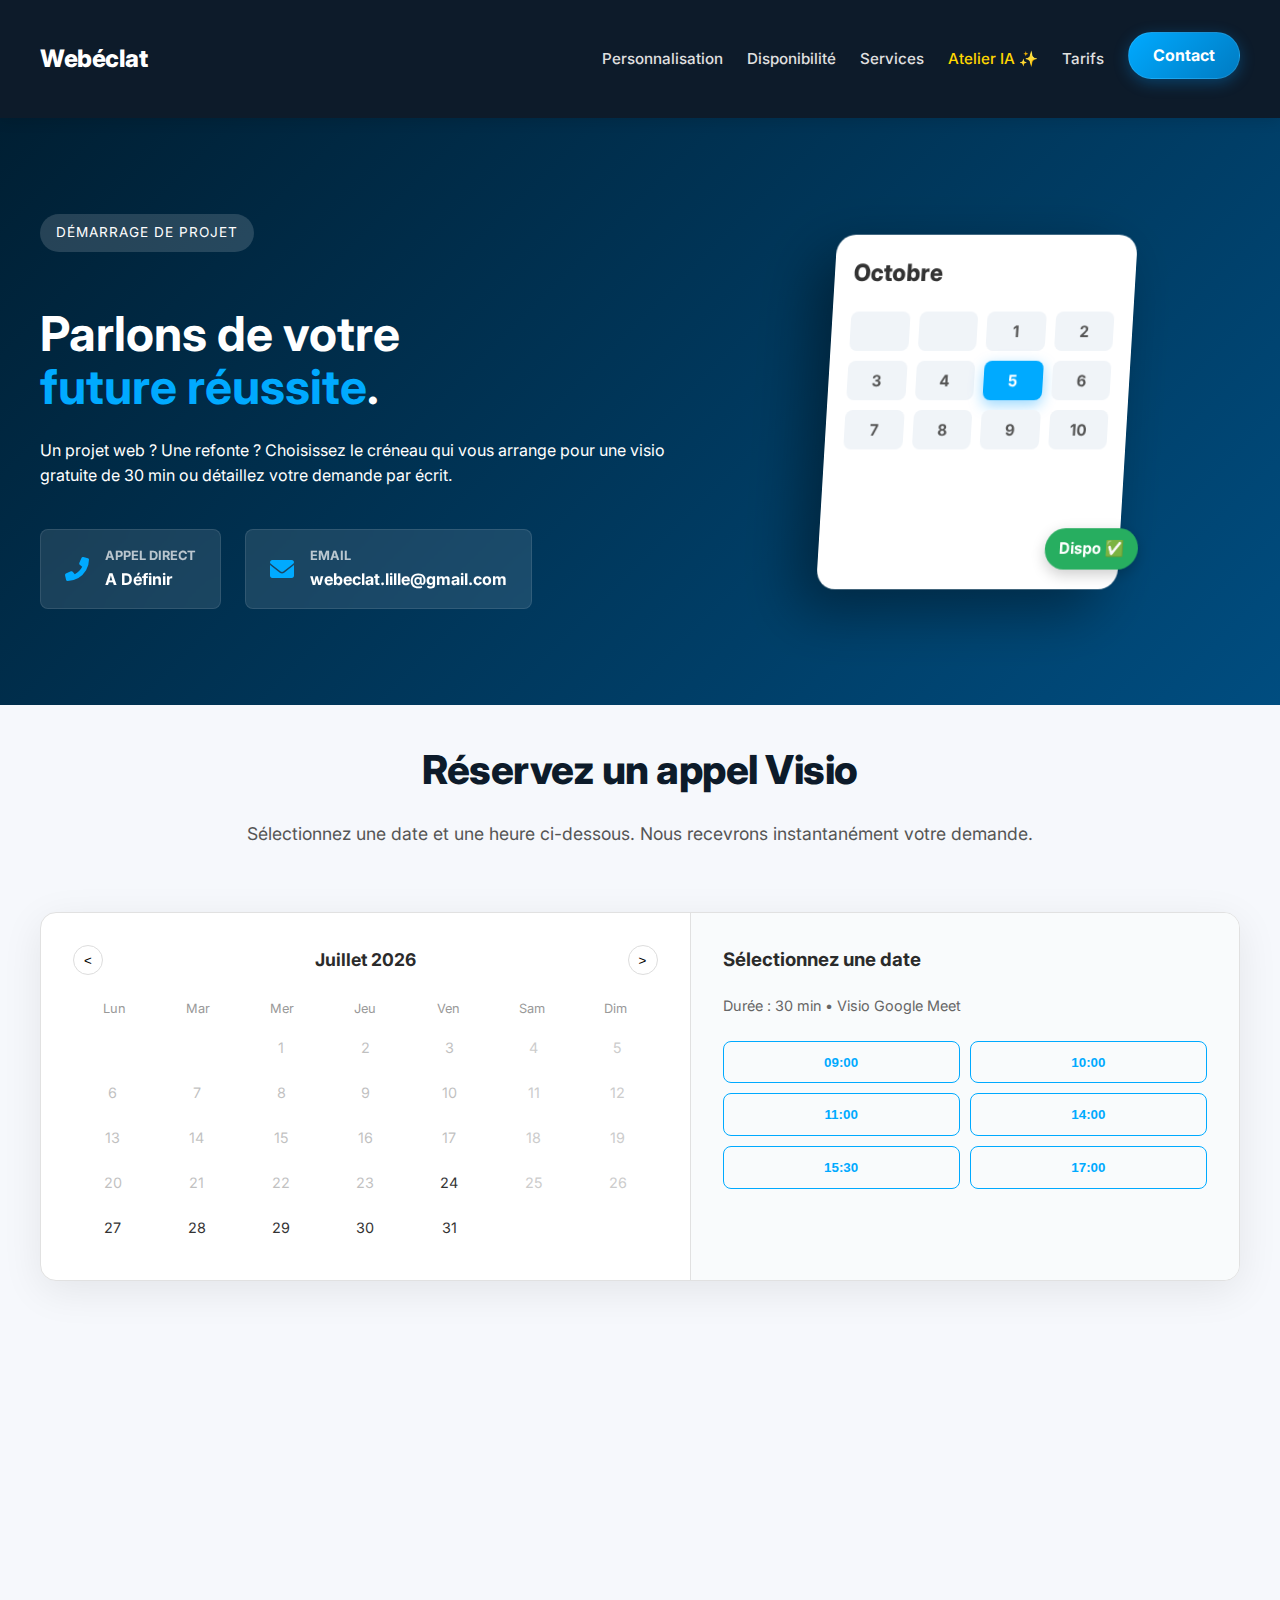
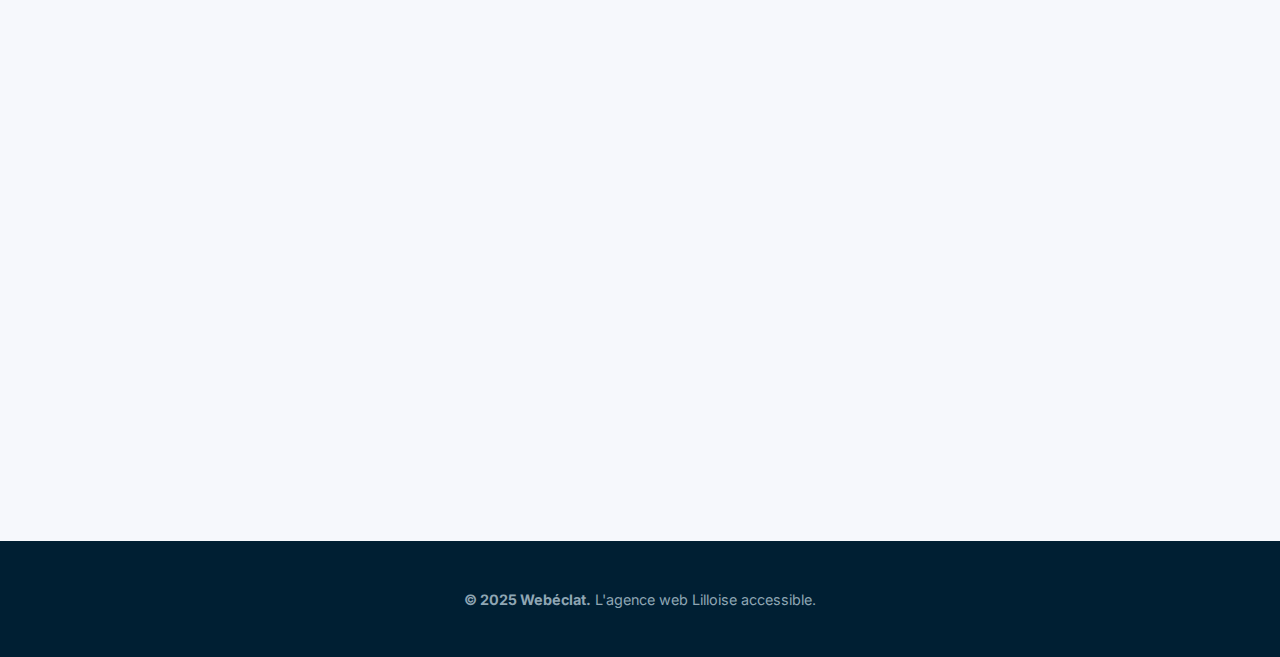
<file: rdv.html>
<!DOCTYPE html>
<html lang="fr">
<head>
  <meta charset="UTF-8" />
  <meta name="viewport" content="width=device-width, initial-scale=1.0" />
  <title>Prendre Rendez-vous - Webéclat</title>
  <link rel="stylesheet" href="style.css" />
  <link href="https://cdnjs.cloudflare.com/ajax/libs/font-awesome/6.0.0/css/all.min.css" rel="stylesheet">
  <link href="https://fonts.googleapis.com/css2?family=Inter:wght@400;600;800&display=swap" rel="stylesheet" />
</head>
<body class="rdv-page">

  <header class="navbar">
    <div class="container">
      <div class="logo">
        <a href="index.html" style="text-decoration:none; color:inherit;">Webéclat</a>
      </div>
      <nav>
        <ul class="nav-links">
          <li><a href="personnalisation.html" class="micro-line">Personnalisation</a></li>
          <li><a href="rdv.html" class="micro-line">Disponibilité</a></li>
          <li><a href="services.html" class="micro-line">Services</a></li>
          <li><a href="atelier-ia.html" class="micro-line ai-link">Atelier IA ✨</a></li>
          <li><a href="tarif.html" class="micro-line">Tarifs</a></li>
          <li><a href="rdv.html" class="btn-nav">Contact</a></li>
        </ul>
      </nav>
    </div>
  </header>

  <section class="hero contact-hero">
    <div class="hero-overlay-gradient"></div>
    <div class="container hero-content relative-z">
      <div class="hero-text">
        <span class="badge-pill-light">Démarrage de projet</span>
        <h1>Parlons de votre <br><span class="highlight">future réussite</span>.</h1>
        <p>Un projet web ? Une refonte ? Choisissez le créneau qui vous arrange pour une visio gratuite de 30 min ou détaillez votre demande par écrit.</p>
        
        <div class="contact-methods-grid">
          <div class="method-card">
            <i class="fas fa-phone-alt"></i>
            <div><strong>Appel Direct</strong><span>A Définir</span></div>
          </div>
          <div class="method-card">
            <i class="fas fa-envelope"></i>
            <div><strong>Email</strong><span>webeclat.lille@gmail.com</span></div>
          </div>
        </div>
      </div>
      
      <div class="hero-image">
  <div class="calendar-3d-mockup">
      <div class="cal-header">Octobre</div>
      <div class="cal-grid">
          <span></span><span></span><span>1</span><span>2</span>
          <span>3</span><span>4</span><span class="active">5</span><span>6</span>
          <span>7</span><span>8</span><span>9</span><span>10</span>
      </div>
      <div class="cal-badge">Dispo ✅</div>
  </div>
</div>
    </div>
  </section>

  <section class="section-padding bg-white fade-in-section" id="calendrier">
    <div class="container">
      <div class="section-header">
        <h2>Réservez un appel Visio</h2>
        <p>Sélectionnez une date et une heure ci-dessous. Nous recevrons instantanément votre demande.</p>
      </div>

      <div class="booking-interface">
        <div class="booking-calendar">
          <div class="calendar-controls">
            <button class="cal-nav" id="prevMonth">&lt;</button>
            <span class="current-month" id="calendar-title">Chargement...</span>
            <button class="cal-nav" id="nextMonth">&gt;</button>
          </div>
          <div class="calendar-days-header">
            <span>Lun</span><span>Mar</span><span>Mer</span><span>Jeu</span><span>Ven</span><span>Sam</span><span>Dim</span>
          </div>
          <div class="calendar-days-grid" id="calendar-grid">
            </div>
        </div>

        <div class="booking-slots">
          <h3 id="selected-date-display">Sélectionnez une date</h3>
          <p class="slots-info">Durée : 30 min • Visio Google Meet</p>
          
          <div class="slots-grid" id="time-slots">
            <button class="time-slot">09:00</button>
            <button class="time-slot">10:00</button>
            <button class="time-slot">11:00</button>
            <button class="time-slot">14:00</button>
            <button class="time-slot">15:30</button>
            <button class="time-slot">17:00</button>
          </div>

          <form action="https://formspree.io/f/xeoylqvy" method="POST" class="booking-summary hidden" id="booking-form-mini">
            <hr>
            <p style="font-size:0.9rem; color:#666; margin-bottom:10px;">Vous avez choisi le : <strong id="summary-date">...</strong> à <strong id="summary-time">...</strong></p>
            
            <input type="hidden" name="sujet" value="Demande de RDV Visio">
            <input type="hidden" name="date_rdv" id="input-date-hidden">
            <input type="hidden" name="heure_rdv" id="input-time-hidden">

            <label>Vos coordonnées pour valider :</label>
            <input type="text" name="nom" placeholder="Nom complet" class="input-light" required>
            <input type="email" name="email" placeholder="Email pro" class="input-light" required>
            <button type="submit" class="btn btn-full-width">Confirmer le RDV 📅</button>
          </form>
        </div>
      </div>
    </div>
  </section>

  <section class="split-section bg-light fade-in-section" id="projet">
    <div class="container split-content">
      <div class="text-side" style="flex:1;">
        <h2>Vous préférez écrire ?</h2>
        <p>Détaillez votre projet. Ce formulaire est envoyé directement à notre équipe technique pour étude.</p>
        
        <div class="trust-badges">
          <div class="t-badge"><i class="fas fa-check-circle"></i> Réponse sous 24h</div>
          <div class="t-badge"><i class="fas fa-file-invoice"></i> Devis gratuit & sans engagement</div>
          <div class="t-badge"><i class="fas fa-lock"></i> Données sécurisées</div>
        </div>
      </div>

      <div class="form-side-wrapper">
        <form action="https://formspree.io/f/xeoylqvy" method="POST" class="smart-form">
          <input type="hidden" name="sujet" value="Nouveau Projet Détaillé (Site Web)">

          <div class="form-group" style="margin-bottom: 3rem;">
            <label>Quel est votre besoin ?</label>
            <div class="radio-grid">
              <label class="radio-card">
                <input type="radio" name="projet" value="Site Vitrine" checked>
                <div class="rc-content">
                  <i class="fas fa-store"></i>
                  <span>Site Vitrine</span>
                </div>
              </label>
              
              <label class="radio-card">
                <input type="radio" name="projet" value="Site Avancé">
                <div class="rc-content">
                  <i class="fas fa-rocket"></i>
                  <span>Site Avancé</span>
                </div>
              </label>
              
              <label class="radio-card">
                <input type="radio" name="projet" value="Refonte">
                <div class="rc-content">
                  <i class="fas fa-sync-alt"></i>
                  <span>Refonte</span>
                </div>
              </label>
              
              <label class="radio-card">
                <input type="radio" name="projet" value="Évolution esthétique">
                <div class="rc-content">
                  <i class="fas fa-paint-brush"></i>
                  <span>Visuelle</span>
                </div>
              </label>
              
              <label class="radio-card">
                <input type="radio" name="projet" value="Autres">
                <div class="rc-content">
                  <i class="fas fa-ellipsis-h"></i>
                  <span>Autres</span>
                </div>
              </label>
            </div>
          </div>

          <div class="form-group">
            <div class="budget-header">
              <label>Budget estimé</label>
              <span id="budget-display" class="budget-value">300€ - 600€</span>
            </div>
            <input type="range" min="1" max="5" value="1" class="range-slider" id="budget-range" name="budget_niveau">
            <input type="hidden" name="budget_texte" id="budget-text-hidden" value="300€ - 600€">
            
            <div class="range-labels">
              <span>Petit</span>
              <span>Moyen</span>
              <span>Confortable</span>
              <span>Grand</span>
            </div>
          </div>

          <div class="form-row">
            <div class="form-group">
              <label>Nom & Prénom</label>
              <input type="text" name="nom" required placeholder="Votre nom">
            </div>
            <div class="form-group">
              <label>Email</label>
              <input type="email" name="email" required placeholder="contact@votre-entreprise.com">
            </div>
          </div>

          <div class="form-group">
            <label>Description du projet</label>
            <textarea name="message" rows="6" placeholder="Parlez-nous de vos objectifs, vos délais, vos exemples de sites préférés..."></textarea>
          </div>

          <button type="submit" class="btn btn-submit">Envoyer mon projet 🚀</button>
        </form>
      </div>
    </div>
  </section>

  <footer class="footer">
    <div class="container">
      <p><b>&copy; 2025 Webéclat.</b> L'agence web Lilloise accessible.</p>
    </div>
  </footer>

  <script>
  document.addEventListener("DOMContentLoaded", function() {
    
    /* --- 1. LOGIQUE DU BUDGET SLIDER (Mise à jour) --- */
      const budgetSlider = document.getElementById('budget-range');
      const budgetDisplay = document.getElementById('budget-display');
      const budgetInputHidden = document.getElementById('budget-text-hidden');

      const budgetMap = {
        1: { text: "300€ - 600€", label: "Start" },
        2: { text: "600€ - 1000€", label: "Essentiel" },
        3: { text: "1000€ - 1500€", label: "Confort" },
        4: { text: "1500€ - 2000€", label: "Premium" },
        5: { text: "+ 2000€", label: "Sur Mesure" }
      };

      if(budgetSlider) {
        budgetSlider.addEventListener('input', function() {
          const val = this.value;
          const data = budgetMap[val];
          budgetDisplay.textContent = data.text;
          budgetInputHidden.value = `${data.text} (${data.label})`;
          if(val >= 4) budgetDisplay.style.color = "var(--color-primary)";
          else budgetDisplay.style.color = "var(--color-dark-heading)";
        });
      }

    /* --- 2. CALENDRIER FONCTIONNEL --- */
    const calendarGrid = document.getElementById('calendar-grid');
    const calendarTitle = document.getElementById('calendar-title');
    const prevBtn = document.getElementById('prevMonth');
    const nextBtn = document.getElementById('nextMonth');
    
    const selectedDateDisplay = document.getElementById('selected-date-display');
    const summaryDate = document.getElementById('summary-date');
    const inputDateHidden = document.getElementById('input-date-hidden');

    let currentDate = new Date(); 
    
    function renderCalendar(date) {
      if(!calendarGrid) return; 

      const year = date.getFullYear();
      const month = date.getMonth();
      
      const monthNames = ["Janvier", "Février", "Mars", "Avril", "Mai", "Juin", "Juillet", "Août", "Septembre", "Octobre", "Novembre", "Décembre"];
      calendarTitle.textContent = `${monthNames[month]} ${year}`;
      
      calendarGrid.innerHTML = "";

      const firstDayIndex = new Date(year, month, 1).getDay(); 
      const adjustedFirstDayIndex = firstDayIndex === 0 ? 6 : firstDayIndex - 1;
      const daysInMonth = new Date(year, month + 1, 0).getDate();

      for (let i = 0; i < adjustedFirstDayIndex; i++) {
        const emptyCell = document.createElement('span');
        emptyCell.classList.add('day-empty');
        calendarGrid.appendChild(emptyCell);
      }

      const today = new Date();
      today.setHours(0,0,0,0);

      for (let i = 1; i <= daysInMonth; i++) {
        const dayCell = document.createElement('span');
        dayCell.textContent = i;
        dayCell.classList.add('day');

        const checkDate = new Date(year, month, i);
        const dayOfWeek = checkDate.getDay();

        if (dayOfWeek === 0 || dayOfWeek === 6) {
          dayCell.classList.add('weekend');
        } else if (checkDate < today) {
          dayCell.classList.add('disabled');
        } else {
          dayCell.addEventListener('click', () => selectDay(dayCell, i, month, year));
        }
        
        if(inputDateHidden.value === `${i} ${monthNames[month]} ${year}`) {
           dayCell.classList.add('selected');
        }

        calendarGrid.appendChild(dayCell);
      }
    }

    function selectDay(element, day, month, year) {
      document.querySelectorAll('.day').forEach(d => d.classList.remove('selected'));
      element.classList.add('selected');

      const monthNames = ["Janvier", "Février", "Mars", "Avril", "Mai", "Juin", "Juillet", "Août", "Septembre", "Octobre", "Novembre", "Décembre"];
      const dateString = `${day} ${monthNames[month]} ${year}`;
      
      selectedDateDisplay.textContent = dateString;
      selectedDateDisplay.style.color = "var(--color-primary)"; 
      summaryDate.textContent = dateString;
      inputDateHidden.value = dateString;
      
      document.getElementById('booking-form-mini').classList.add('hidden');
      document.querySelectorAll('.time-slot').forEach(t => t.classList.remove('active'));
    }

    if(prevBtn && nextBtn) {
      prevBtn.addEventListener('click', () => {
        currentDate.setMonth(currentDate.getMonth() - 1);
        renderCalendar(currentDate);
      });
      nextBtn.addEventListener('click', () => {
        currentDate.setMonth(currentDate.getMonth() + 1);
        renderCalendar(currentDate);
      });
    }
    
    renderCalendar(currentDate);

    /* --- 3. GESTION DES HEURES (SLOTS) --- */
    const timeSlots = document.querySelectorAll('.time-slot');
    const bookingForm = document.getElementById('booking-form-mini');
    const summaryTime = document.getElementById('summary-time');
    const inputTimeHidden = document.getElementById('input-time-hidden');

    timeSlots.forEach(slot => {
      slot.addEventListener('click', function() {
        if(!inputDateHidden.value) {
          alert("Veuillez d'abord cliquer sur un jour dans le calendrier.");
          selectedDateDisplay.style.color = "red";
          setTimeout(() => selectedDateDisplay.style.color = "", 1000);
          return;
        }

        timeSlots.forEach(s => s.classList.remove('active'));
        this.classList.add('active');
        
        const time = this.textContent;
        summaryTime.textContent = time;
        inputTimeHidden.value = time;

        bookingForm.classList.remove('hidden');
        bookingForm.scrollIntoView({ behavior: 'smooth', block: 'nearest' });
      });
    });

    const observer = new IntersectionObserver((entries) => {
      entries.forEach(entry => { if (entry.isIntersecting) entry.target.classList.add('is-visible'); });
    }, { threshold: 0.1 });
    document.querySelectorAll('.fade-in-section').forEach(section => observer.observe(section));

    /* --- 4. RÉCUPÉRATION DU MESSAGE DEPUIS TARIFS (NOUVEAU) --- */
    const urlParams = new URLSearchParams(window.location.search);
    const messagePre = urlParams.get('premessage');

    if (messagePre) {
      const textArea = document.querySelector('textarea[name="message"]');
      if (textArea) {
        textArea.value = "Bonjour,\n\n" + messagePre + "\n\n[Détaillez votre besoin ici...]";
        textArea.style.border = "2px solid var(--color-primary)";
        setTimeout(() => { textArea.style.border = ""; }, 2000);
      }
    }

  });
</script>
</body>
</html>
</file>
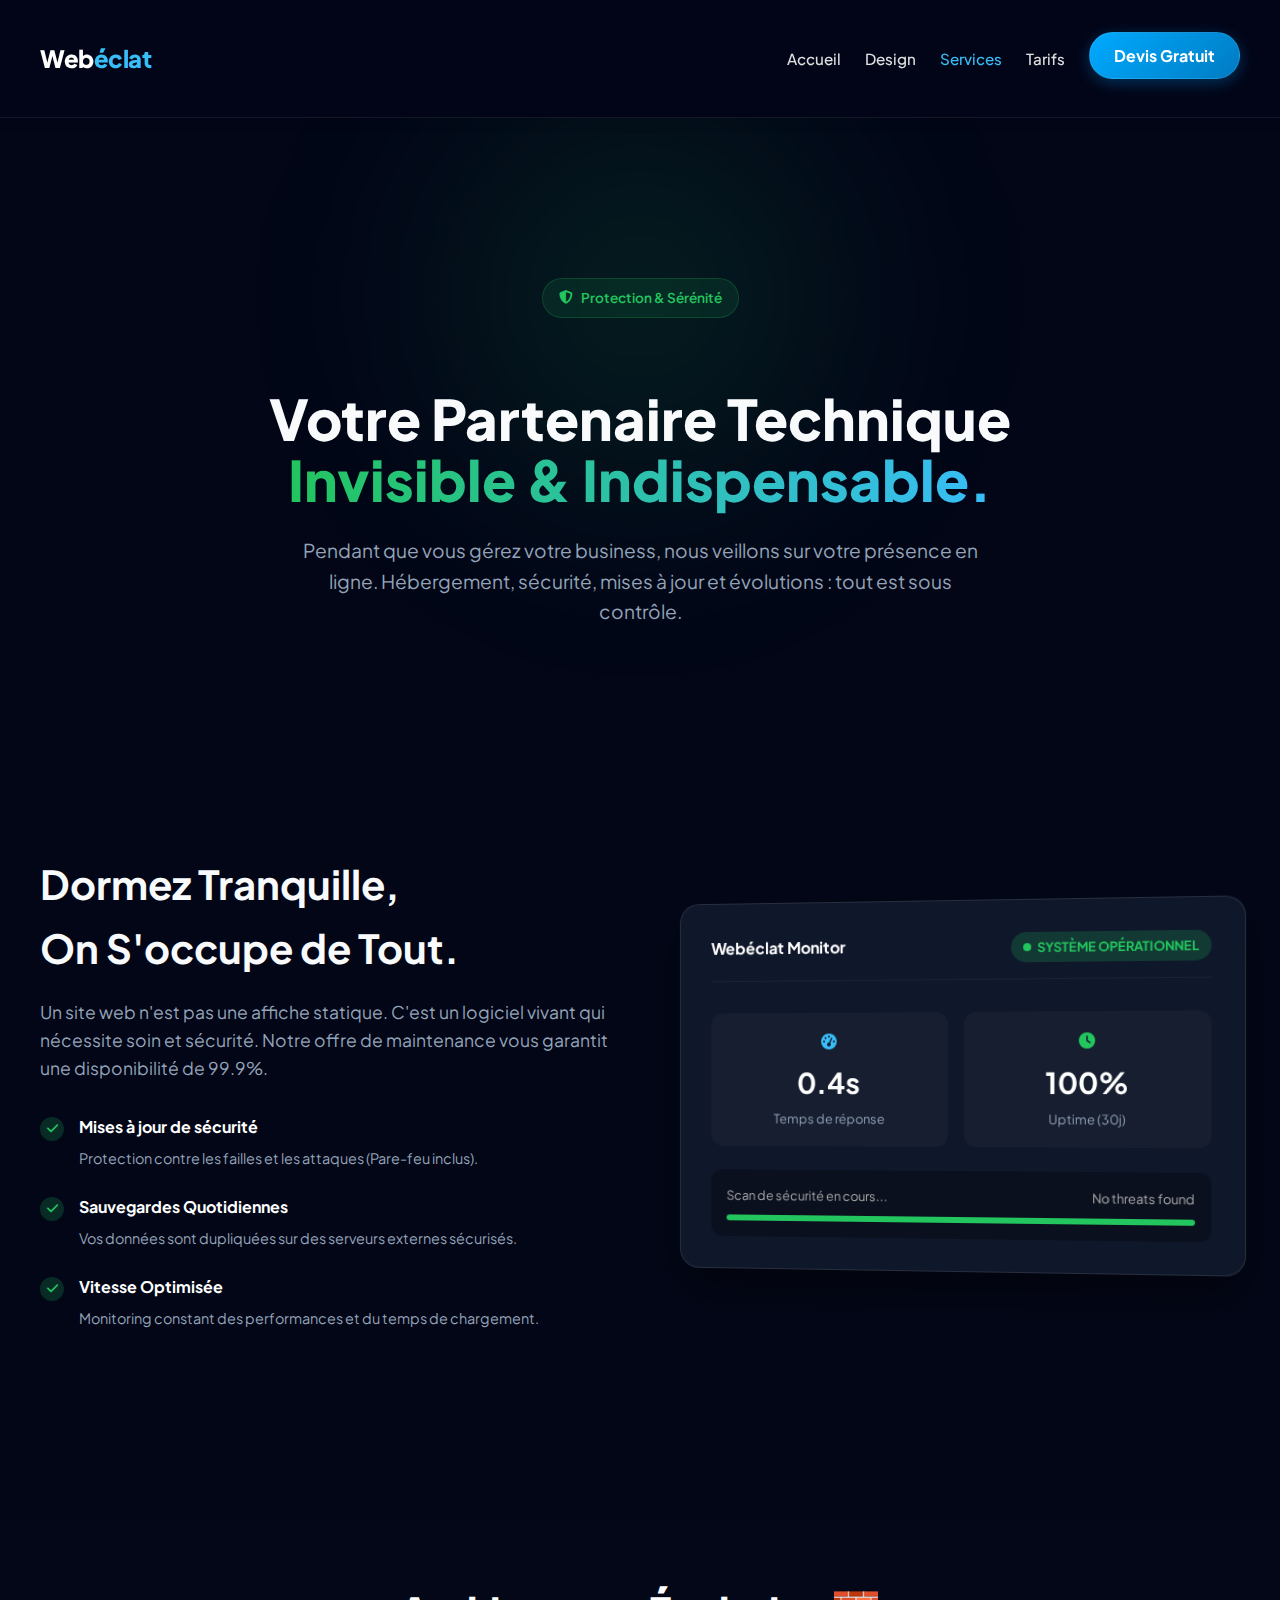
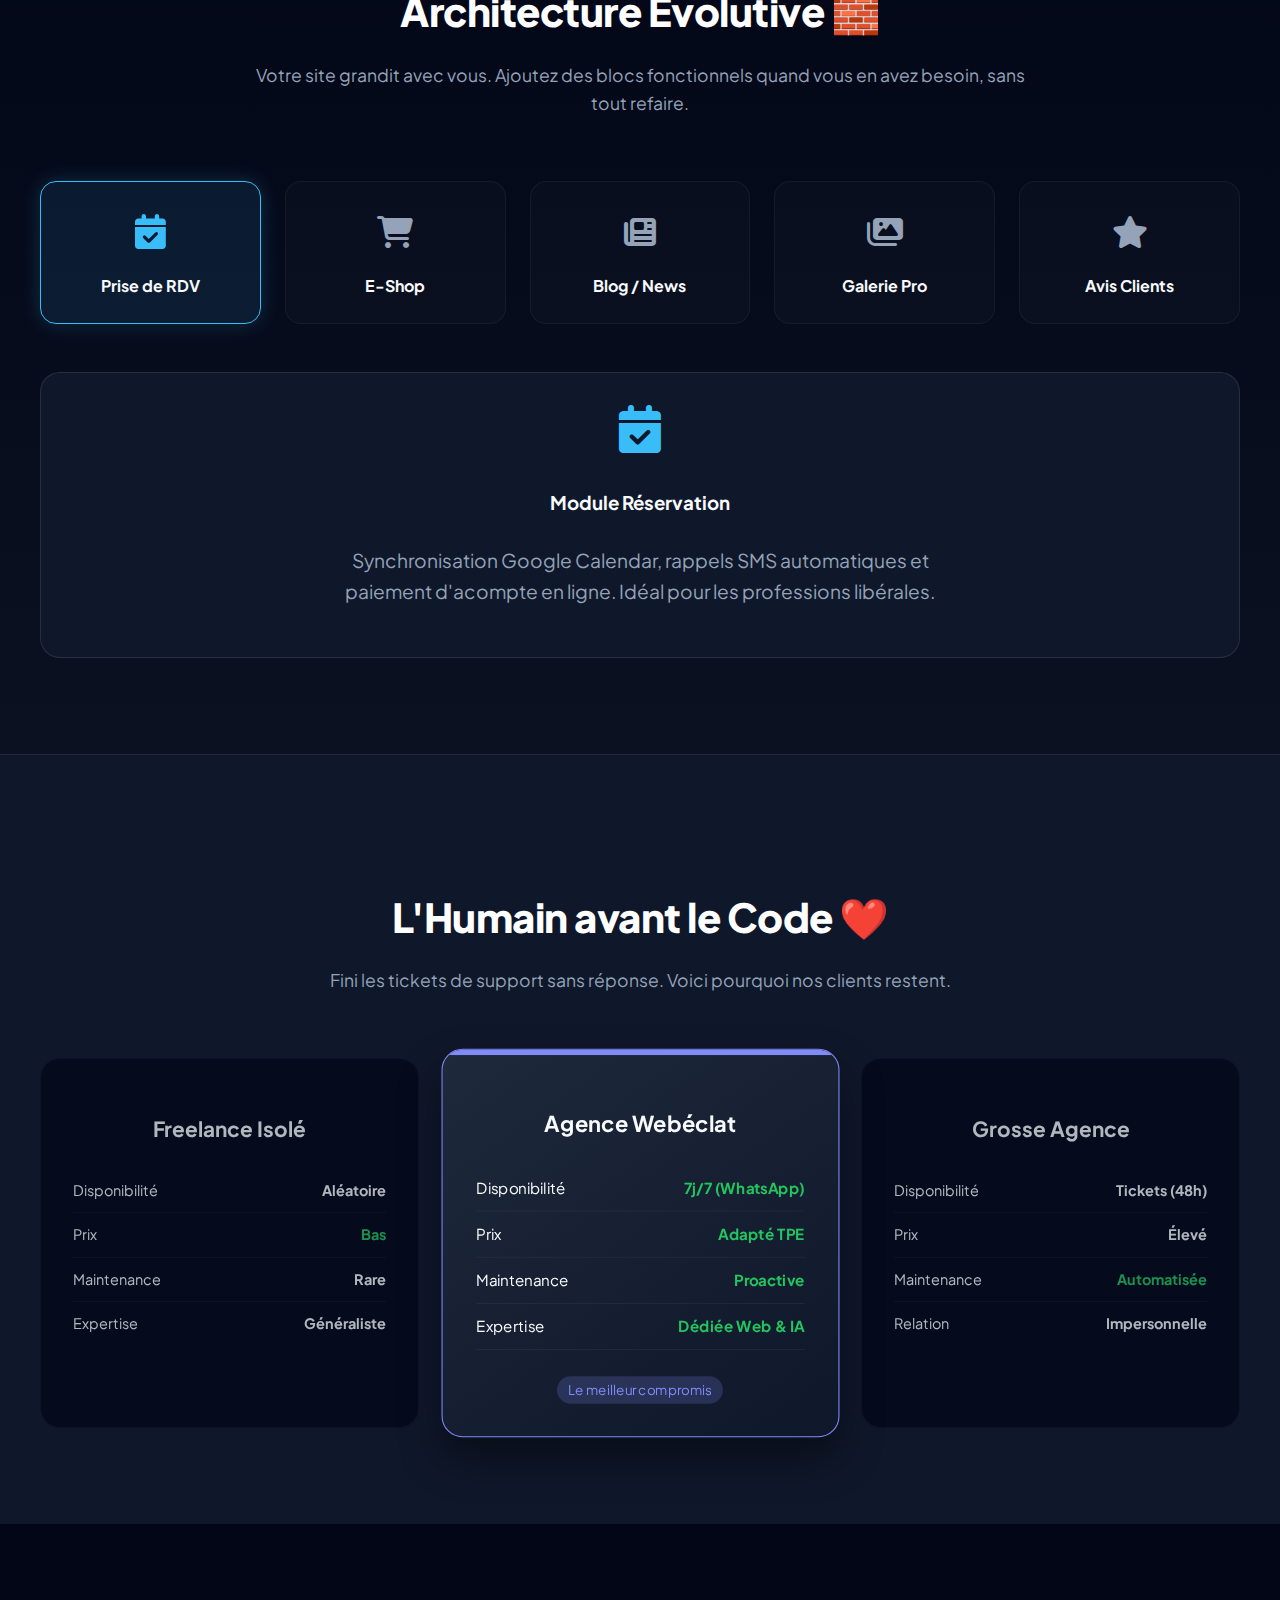
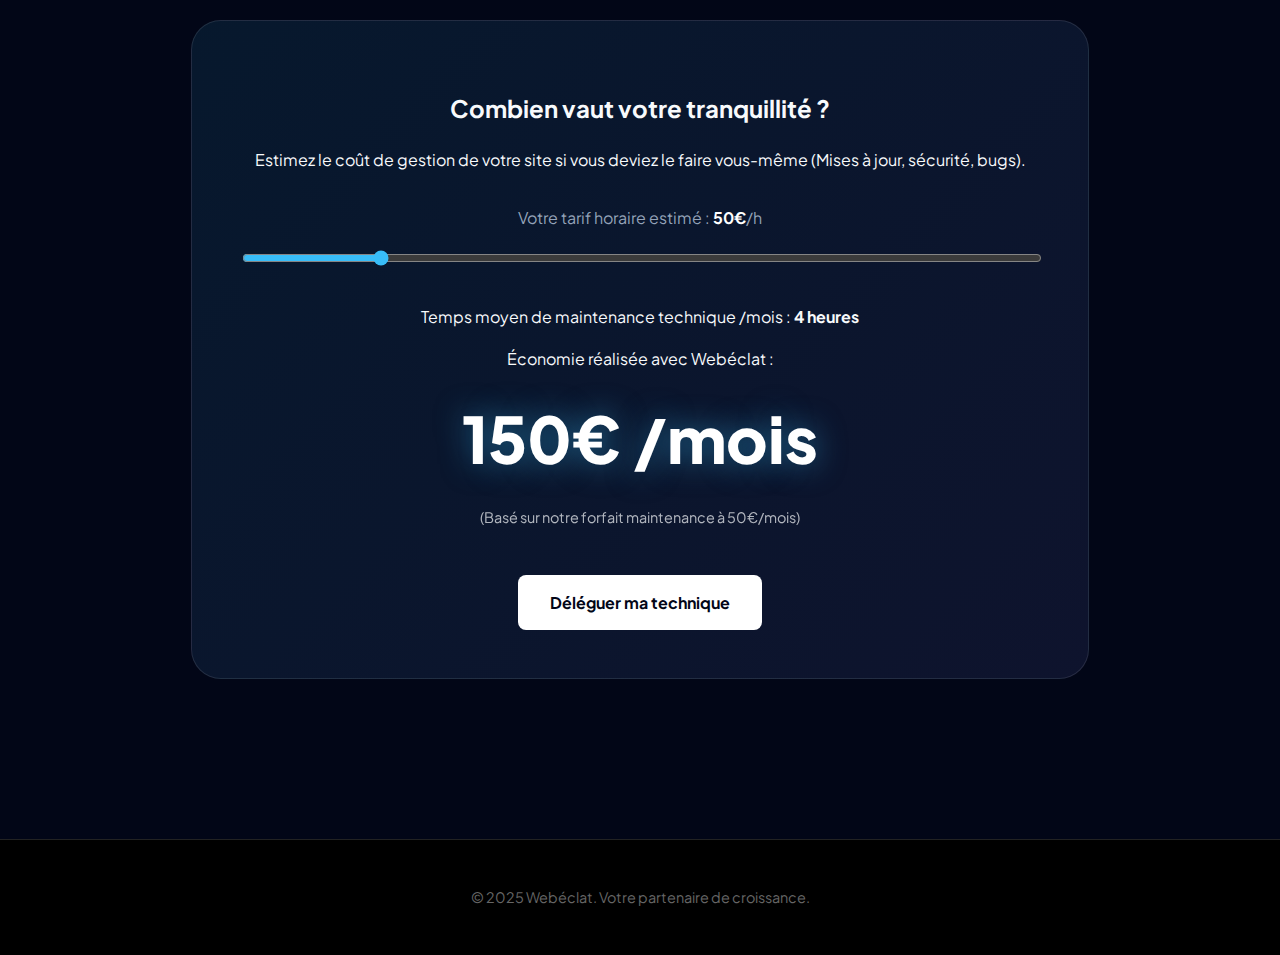
<file: services.html>
<!DOCTYPE html>
<html lang="fr">
<head>
  <meta charset="UTF-8" />
  <meta name="viewport" content="width=device-width, initial-scale=1.0" />
  <title>Services & Accompagnement - Webéclat</title>
  
  <link rel="stylesheet" href="style.css" />
  
  <link href="https://cdnjs.cloudflare.com/ajax/libs/font-awesome/6.4.0/css/all.min.css" rel="stylesheet">
  <link href="https://fonts.googleapis.com/css2?family=Plus+Jakarta+Sans:wght@300;400;500;600;700;800&display=swap" rel="stylesheet" />

  <style>
    /* =========================================
       VARIABLES & THEME (Basé sur tarif.html)
       ========================================= */
    :root {
      --bg-deep: #020617;
      --bg-card: #0f172a;
      --primary: #38bdf8;
      --primary-glow: rgba(56, 189, 248, 0.4);
      --secondary: #818cf8;
      --success: #22c55e;
      --accent: #ffd700;
      --text-main: #f8fafc;
      --text-muted: #94a3b8;
      --glass-border: 1px solid rgba(255, 255, 255, 0.08);
      --radius-xl: 24px;
    }

    body {
      font-family: 'Plus Jakarta Sans', sans-serif;
      background-color: var(--bg-deep);
      color: var(--text-main);
      margin: 0;
      overflow-x: hidden;
    }

    /* Navbar Override */
    .navbar { background: rgba(2, 6, 23, 0.9) !important; backdrop-filter: blur(12px); border-bottom: var(--glass-border); }

    /* =========================================
       HERO SECTION : "THE SHIELD"
       ========================================= */
    .service-hero {
      padding: 10rem 0 6rem;
      position: relative;
      text-align: center;
      overflow: hidden;
    }

    .hero-blob {
      position: absolute; width: 600px; height: 600px;
      background: radial-gradient(circle, rgba(34, 197, 94, 0.15) 0%, transparent 70%); /* Vert pour la sécurité */
      top: -20%; left: 50%; transform: translateX(-50%);
      filter: blur(80px); z-index: 0;
      animation: pulseGreen 6s infinite alternate;
    }
    @keyframes pulseGreen { 0% { opacity: 0.4; transform: translateX(-50%) scale(1); } 100% { opacity: 0.7; transform: translateX(-50%) scale(1.1); } }

    .hero-badge {
      display: inline-flex; align-items: center; gap: 8px;
      padding: 8px 16px; background: rgba(34, 197, 94, 0.1);
      border: 1px solid rgba(34, 197, 94, 0.2); border-radius: 100px;
      color: var(--success); font-weight: 600; font-size: 0.85rem; margin-bottom: 2rem;
    }

    .hero-title { font-size: 3.5rem; font-weight: 800; line-height: 1.1; margin-bottom: 1.5rem; }
    .hero-desc { font-size: 1.2rem; color: var(--text-muted); max-width: 700px; margin: 0 auto; }

    /* =========================================
       SECTION 1 : MAINTENANCE (DASHBOARD)
       ========================================= */
    .maintenance-section { padding: 6rem 0; position: relative; }
    
    .grid-split {
      display: grid; grid-template-columns: 1fr 1fr; gap: 4rem; align-items: center;
    }

    .feature-text h2 { font-size: 2.5rem; margin-bottom: 1rem; }
    .feature-text p { color: var(--text-muted); font-size: 1.1rem; margin-bottom: 2rem; }

    .check-list { list-style: none; padding: 0; }
    .check-list li {
      display: flex; gap: 15px; margin-bottom: 1.5rem; align-items: flex-start;
    }
    .check-icon {
      width: 24px; height: 24px; background: rgba(34, 197, 94, 0.2); color: var(--success);
      border-radius: 50%; display: flex; align-items: center; justify-content: center; font-size: 0.8rem;
      margin-top: 3px; flex-shrink: 0;
    }
    .check-content strong { color: white; display: block; margin-bottom: 0.3rem; }
    .check-content span { color: var(--text-muted); font-size: 0.9rem; }

    /* DASHBOARD MOCKUP */
    .dashboard-mockup {
      background: #0f172a; border: 1px solid rgba(255,255,255,0.1);
      border-radius: 20px; padding: 2rem; position: relative;
      box-shadow: 0 20px 50px rgba(0,0,0,0.5);
      transform: perspective(1000px) rotateY(-5deg);
      transition: transform 0.5s ease;
    }
    .grid-split:hover .dashboard-mockup { transform: perspective(1000px) rotateY(0deg); }

    .dash-header { display: flex; justify-content: space-between; margin-bottom: 2rem; border-bottom: 1px solid rgba(255,255,255,0.05); padding-bottom: 1rem; }
    .status-pill { background: rgba(34, 197, 94, 0.2); color: var(--success); padding: 5px 12px; border-radius: 20px; font-size: 0.8rem; font-weight: 700; display: flex; align-items: center; gap: 6px; }
    .pulse-dot { width: 8px; height: 8px; background: var(--success); border-radius: 50%; animation: pulse 1.5s infinite; }
    
    .dash-stats { display: grid; grid-template-columns: 1fr 1fr; gap: 1rem; }
    .dash-card { background: rgba(255,255,255,0.03); padding: 1rem; border-radius: 12px; text-align: center; }
    .dash-val { font-size: 1.8rem; font-weight: 700; color: white; display: block; margin-top: 5px; }
    .dash-label { font-size: 0.8rem; color: var(--text-muted); }

    .security-scan {
      margin-top: 1.5rem; background: rgba(0,0,0,0.3); padding: 1rem; border-radius: 12px;
    }
    .scan-bar { height: 6px; background: #333; border-radius: 10px; overflow: hidden; margin-top: 10px; }
    .scan-progress { width: 100%; height: 100%; background: var(--success); animation: scanLoad 3s ease-in-out infinite; }
    @keyframes scanLoad { 0% { width: 0%; } 50% { width: 100%; } 100% { width: 100%; opacity: 0; } }

    /* =========================================
       SECTION 2 : MODULAIRE (LEGO BLOCKS)
       ========================================= */
    .modular-section { padding: 6rem 0; background: linear-gradient(180deg, var(--bg-deep) 0%, #0b1121 100%); }
    
    .modules-grid {
      display: grid; grid-template-columns: repeat(auto-fill, minmax(200px, 1fr)); gap: 1.5rem; margin-top: 3rem;
    }

    .module-item {
      background: rgba(255,255,255,0.02); border: 1px solid rgba(255,255,255,0.05);
      border-radius: 16px; padding: 1.5rem; cursor: pointer; transition: 0.3s;
      display: flex; flex-direction: column; align-items: center; text-align: center;
    }
    .module-item:hover { background: rgba(255,255,255,0.05); border-color: var(--primary); transform: translateY(-5px); }
    .module-item.active { background: rgba(56, 189, 248, 0.1); border-color: var(--primary); box-shadow: 0 0 20px rgba(56, 189, 248, 0.2); }
    
    .module-icon { font-size: 2rem; margin-bottom: 1rem; color: var(--text-muted); transition: 0.3s; }
    .module-item.active .module-icon { color: var(--primary); transform: scale(1.1); }

    .preview-window {
      margin-top: 3rem; background: var(--bg-card); border: 1px solid rgba(255,255,255,0.1);
      border-radius: 20px; padding: 2rem; min-height: 200px;
      display: flex; align-items: center; justify-content: center; flex-direction: column;
    }
    .preview-text { font-size: 1.2rem; color: var(--text-muted); text-align: center; max-width: 600px; }

    /* =========================================
       SECTION 3 : HUMAIN (COMPARATIF)
       ========================================= */
    .human-section { padding: 6rem 0; background: #0f172a; border-top: var(--glass-border); }
    
    .human-grid {
      display: grid; grid-template-columns: repeat(3, 1fr); gap: 2rem; margin-top: 3rem;
    }

    .h-card {
      background: var(--bg-deep); border-radius: 20px; padding: 2rem; border: 1px solid rgba(255,255,255,0.05);
      position: relative; overflow: hidden;
    }
    .h-card.webeclat {
      background: linear-gradient(145deg, #1e293b, #0f172a); border: 1px solid var(--secondary);
      transform: scale(1.05); box-shadow: 0 20px 40px rgba(0,0,0,0.4); z-index: 2;
    }
    
    .h-card h3 { font-size: 1.3rem; margin-bottom: 1.5rem; text-align: center; }
    .h-feat { display: flex; justify-content: space-between; border-bottom: 1px solid rgba(255,255,255,0.05); padding: 10px 0; font-size: 0.9rem; }
    .h-feat:last-child { border-bottom: none; }
    .h-val { font-weight: 700; }
    .h-val.bad { color: var(--danger); }
    .h-val.good { color: var(--success); }

    /* =========================================
       CALCULATEUR ROI
       ========================================= */
    .roi-section { padding: 6rem 0; }
    .roi-box {
      background: linear-gradient(135deg, rgba(56, 189, 248, 0.1) 0%, rgba(129, 140, 248, 0.1) 100%);
      border: 1px solid rgba(255,255,255,0.1); border-radius: 30px; padding: 3rem;
      text-align: center; max-width: 800px; margin: 0 auto;
    }
    
    .roi-value {
      font-size: 4rem; font-weight: 800; color: white; margin: 1rem 0;
      text-shadow: 0 0 30px rgba(56, 189, 248, 0.5);
    }

    .range-wrap { margin: 2rem 0; }
    input[type=range] { width: 100%; cursor: pointer; accent-color: var(--primary); }

    /* Mobile */
    @media (max-width: 768px) {
      .grid-split, .human-grid { grid-template-columns: 1fr; }
      .hero-title { font-size: 2.5rem; }
      .h-card.webeclat { transform: scale(1); }
      .dash-stats { grid-template-columns: 1fr; }
    }
  </style>
</head>
<body>

  <header class="navbar">
    <div class="container">
      <div class="logo">
        <a href="index.html" style="color:white; font-weight:800; font-size:1.5rem; text-decoration:none;">
          Web<span style="color:var(--primary);">éclat</span>
        </a>
      </div>
      <nav>
        <ul class="nav-links">
          <li><a href="index.html" class="micro-line">Accueil</a></li>
          <li><a href="personnalisation.html" class="micro-line">Design</a></li>
          <li><a href="services.html" class="micro-line active" style="color:var(--primary);">Services</a></li>
          <li><a href="tarif.html" class="micro-line">Tarifs</a></li>
          <li><a href="rdv.html" class="btn-nav">Devis Gratuit</a></li>
        </ul>
      </nav>
    </div>
  </header>

  <section class="service-hero">
    <div class="hero-blob"></div>
    <div class="container" style="position:relative; z-index:2;">
      <div class="hero-badge"><i class="fas fa-shield-alt"></i> Protection & Sérénité</div>
      <h1 class="hero-title">Votre Partenaire Technique <br><span class="text-gradient" style="background: linear-gradient(to right, #22c55e, #38bdf8); -webkit-background-clip: text; color: transparent;">Invisible & Indispensable.</span></h1>
      <p class="hero-desc">Pendant que vous gérez votre business, nous veillons sur votre présence en ligne. Hébergement, sécurité, mises à jour et évolutions : tout est sous contrôle.</p>
    </div>
  </section>

  <section class="maintenance-section">
    <div class="container">
      <div class="grid-split">
        
        <div class="feature-text">
          <h2>Dormez Tranquille,<br>On S'occupe de Tout.</h2>
          <p>Un site web n'est pas une affiche statique. C'est un logiciel vivant qui nécessite soin et sécurité. Notre offre de maintenance vous garantit une disponibilité de 99.9%.</p>
          
          <ul class="check-list">
            <li>
              <div class="check-icon"><i class="fas fa-check"></i></div>
              <div class="check-content">
                <strong>Mises à jour de sécurité</strong>
                <span>Protection contre les failles et les attaques (Pare-feu inclus).</span>
              </div>
            </li>
            <li>
              <div class="check-icon"><i class="fas fa-check"></i></div>
              <div class="check-content">
                <strong>Sauvegardes Quotidiennes</strong>
                <span>Vos données sont dupliquées sur des serveurs externes sécurisés.</span>
              </div>
            </li>
            <li>
              <div class="check-icon"><i class="fas fa-check"></i></div>
              <div class="check-content">
                <strong>Vitesse Optimisée</strong>
                <span>Monitoring constant des performances et du temps de chargement.</span>
              </div>
            </li>
          </ul>
        </div>

        <div class="dashboard-mockup">
          <div class="dash-header">
            <span style="font-weight:700; color:white;">Webéclat Monitor</span>
            <div class="status-pill"><div class="pulse-dot"></div> SYSTÈME OPÉRATIONNEL</div>
          </div>
          
          <div class="dash-stats">
            <div class="dash-card">
              <i class="fas fa-tachometer-alt" style="color:var(--primary);"></i>
              <span class="dash-val">0.4s</span>
              <span class="dash-label">Temps de réponse</span>
            </div>
            <div class="dash-card">
              <i class="fas fa-clock" style="color:var(--success);"></i>
              <span class="dash-val">100%</span>
              <span class="dash-label">Uptime (30j)</span>
            </div>
          </div>

          <div class="security-scan">
            <div style="display:flex; justify-content:space-between; font-size:0.8rem; color:#aaa;">
              <span>Scan de sécurité en cours...</span>
              <span>No threats found</span>
            </div>
            <div class="scan-bar"><div class="scan-progress"></div></div>
          </div>
        </div>

      </div>
    </div>
  </section>

  <section class="modular-section">
    <div class="container">
      <div class="section-header" style="text-align:center;">
      <h2 style="font-size:2.5rem; margin-bottom:1rem; color: #ffffff;">Architecture Évolutive 🧱</h2>
      <p style="color:var(--text-muted);">Votre site grandit avec vous. Ajoutez des blocs fonctionnels quand vous en avez besoin, sans tout refaire.</p>
    </div>

      <div class="modules-grid">
        <div class="module-item active" onclick="activateModule(this, 'booking')">
          <div class="module-icon"><i class="fas fa-calendar-check"></i></div>
          <strong>Prise de RDV</strong>
        </div>
        <div class="module-item" onclick="activateModule(this, 'shop')">
          <div class="module-icon"><i class="fas fa-shopping-cart"></i></div>
          <strong>E-Shop</strong>
        </div>
        <div class="module-item" onclick="activateModule(this, 'blog')">
          <div class="module-icon"><i class="fas fa-newspaper"></i></div>
          <strong>Blog / News</strong>
        </div>
        <div class="module-item" onclick="activateModule(this, 'gallery')">
          <div class="module-icon"><i class="fas fa-images"></i></div>
          <strong>Galerie Pro</strong>
        </div>
        <div class="module-item" onclick="activateModule(this, 'review')">
          <div class="module-icon"><i class="fas fa-star"></i></div>
          <strong>Avis Clients</strong>
        </div>
      </div>

      <div class="preview-window" id="module-preview">
        <i class="fas fa-calendar-check" style="font-size:3rem; color:var(--primary); margin-bottom:1rem;"></i>
        <h3 style="margin-bottom:0.5rem;">Module Réservation</h3>
        <p class="preview-text">Synchronisation Google Calendar, rappels SMS automatiques et paiement d'acompte en ligne. Idéal pour les professions libérales.</p>
      </div>
    </div>
  </section>

  <section class="human-section">
    <div class="container">
      <div class="section-header" style="text-align:center;">
      <h2 style="font-size:2.5rem; color: #ffffff;">L'Humain avant le Code ❤️</h2>
      <p style="color:var(--text-muted);">Fini les tickets de support sans réponse. Voici pourquoi nos clients restent.</p>
    </div>

      <div class="human-grid">
        <div class="h-card" style="opacity:0.7;">
          <h3>Freelance Isolé</h3>
          <div class="h-feat"><span>Disponibilité</span> <span class="h-val bad">Aléatoire</span></div>
          <div class="h-feat"><span>Prix</span> <span class="h-val good">Bas</span></div>
          <div class="h-feat"><span>Maintenance</span> <span class="h-val bad">Rare</span></div>
          <div class="h-feat"><span>Expertise</span> <span class="h-val">Généraliste</span></div>
        </div>

        <div class="h-card webeclat">
          <div style="position:absolute; top:0; left:0; width:100%; height:5px; background:var(--secondary);"></div>
          <h3>Agence Webéclat</h3>
          <div class="h-feat"><span>Disponibilité</span> <span class="h-val good">7j/7 (WhatsApp)</span></div>
          <div class="h-feat"><span>Prix</span> <span class="h-val good">Adapté TPE</span></div>
          <div class="h-feat"><span>Maintenance</span> <span class="h-val good">Proactive</span></div>
          <div class="h-feat"><span>Expertise</span> <span class="h-val good">Dédiée Web & IA</span></div>
          <div style="text-align:center; margin-top:1.5rem;">
            <span style="background:rgba(129, 140, 248, 0.2); color:var(--secondary); padding:5px 10px; border-radius:20px; font-size:0.8rem;">Le meilleur compromis</span>
          </div>
        </div>

        <div class="h-card" style="opacity:0.7;">
          <h3>Grosse Agence</h3>
          <div class="h-feat"><span>Disponibilité</span> <span class="h-val">Tickets (48h)</span></div>
          <div class="h-feat"><span>Prix</span> <span class="h-val bad">Élevé</span></div>
          <div class="h-feat"><span>Maintenance</span> <span class="h-val good">Automatisée</span></div>
          <div class="h-feat"><span>Relation</span> <span class="h-val bad">Impersonnelle</span></div>
        </div>
      </div>
    </div>
  </section>

  <section class="roi-section">
    <div class="container">
      <div class="roi-box">
        <h2>Combien vaut votre tranquillité ?</h2>
        <p>Estimez le coût de gestion de votre site si vous deviez le faire vous-même (Mises à jour, sécurité, bugs).</p>
        
        <div class="range-wrap">
          <label style="display:block; margin-bottom:1rem; color:var(--text-muted);">Votre tarif horaire estimé : <span id="hourly-rate-display" style="color:white; font-weight:bold;">50€</span>/h</label>
          <input type="range" min="20" max="200" value="50" id="hourly-rate">
        </div>

        <p>Temps moyen de maintenance technique /mois : <strong>4 heures</strong></p>
        
        <div>Économie réalisée avec Webéclat :</div>
        <div class="roi-value" id="roi-total">150€ /mois</div>
        <p style="font-size:0.9rem; opacity:0.7;">(Basé sur notre forfait maintenance à 50€/mois)</p>

        <a href="rdv.html" class="btn" style="background:white; color:var(--bg-deep); margin-top:2rem;">Déléguer ma technique</a>
      </div>
    </div>
  </section>

  <footer style="background:#000; padding:2rem 0; text-align:center; border-top:1px solid #222; margin-top:4rem;">
    <div class="container">
      <p style="color:#666; font-size:0.9rem;">&copy; 2025 Webéclat. Votre partenaire de croissance.</p>
    </div>
  </footer>

  <script>
    // MODULE SWITCHER LOGIC
    const moduleData = {
      booking: { icon: "fas fa-calendar-check", title: "Module Réservation", text: "Synchronisation Google Calendar, rappels SMS automatiques et paiement d'acompte en ligne. Idéal pour les professions libérales." },
      shop: { icon: "fas fa-shopping-cart", title: "Module E-Shop", text: "Transformez votre vitrine en boutique. Gestion de stock, paiement Stripe sécurisé et tableau de bord des ventes." },
      blog: { icon: "fas fa-newspaper", title: "Blog & Actualités", text: "Boostez votre SEO avec des articles. Interface de rédaction simplifiée (CMS) pour publier sans coder." },
      gallery: { icon: "fas fa-images", title: "Galerie Pro", text: "Portfolio filtrable, chargement rapide (Lazy Load) et protection contre le clic droit pour vos images." },
      review: { icon: "fas fa-star", title: "Avis Clients", text: "Importation automatique de vos avis Google et Trustpilot pour rassurer vos visiteurs instantanément." }
    };

    function activateModule(element, key) {
      // Update Active Class
      document.querySelectorAll('.module-item').forEach(el => el.classList.remove('active'));
      element.classList.add('active');

      // Update Preview
      const data = moduleData[key];
      const preview = document.getElementById('module-preview');
      preview.style.opacity = 0;
      
      setTimeout(() => {
        preview.innerHTML = `
          <i class="${data.icon}" style="font-size:3rem; color:var(--primary); margin-bottom:1rem;"></i>
          <h3 style="margin-bottom:0.5rem;">${data.title}</h3>
          <p class="preview-text">${data.text}</p>
        `;
        preview.style.opacity = 1;
      }, 200);
    }

    // ROI CALCULATOR LOGIC
    const slider = document.getElementById('hourly-rate');
    const display = document.getElementById('hourly-rate-display');
    const total = document.getElementById('roi-total');
    const maintenanceCost = 50; // Prix Webéclat
    const hoursNeeded = 4; // Heures moyennes

    slider.addEventListener('input', function() {
      const rate = this.value;
      display.textContent = rate + '€';
      
      const selfCost = rate * hoursNeeded;
      const savings = selfCost - maintenanceCost;
      
      // Animation du chiffre
      total.textContent = savings + '€ /mois';
      
      if(savings > 0) {
        total.style.color = "var(--success)";
      } else {
        total.style.color = "white"; // Cas rare
      }
    });
  </script>

</body>
</html>
</file>
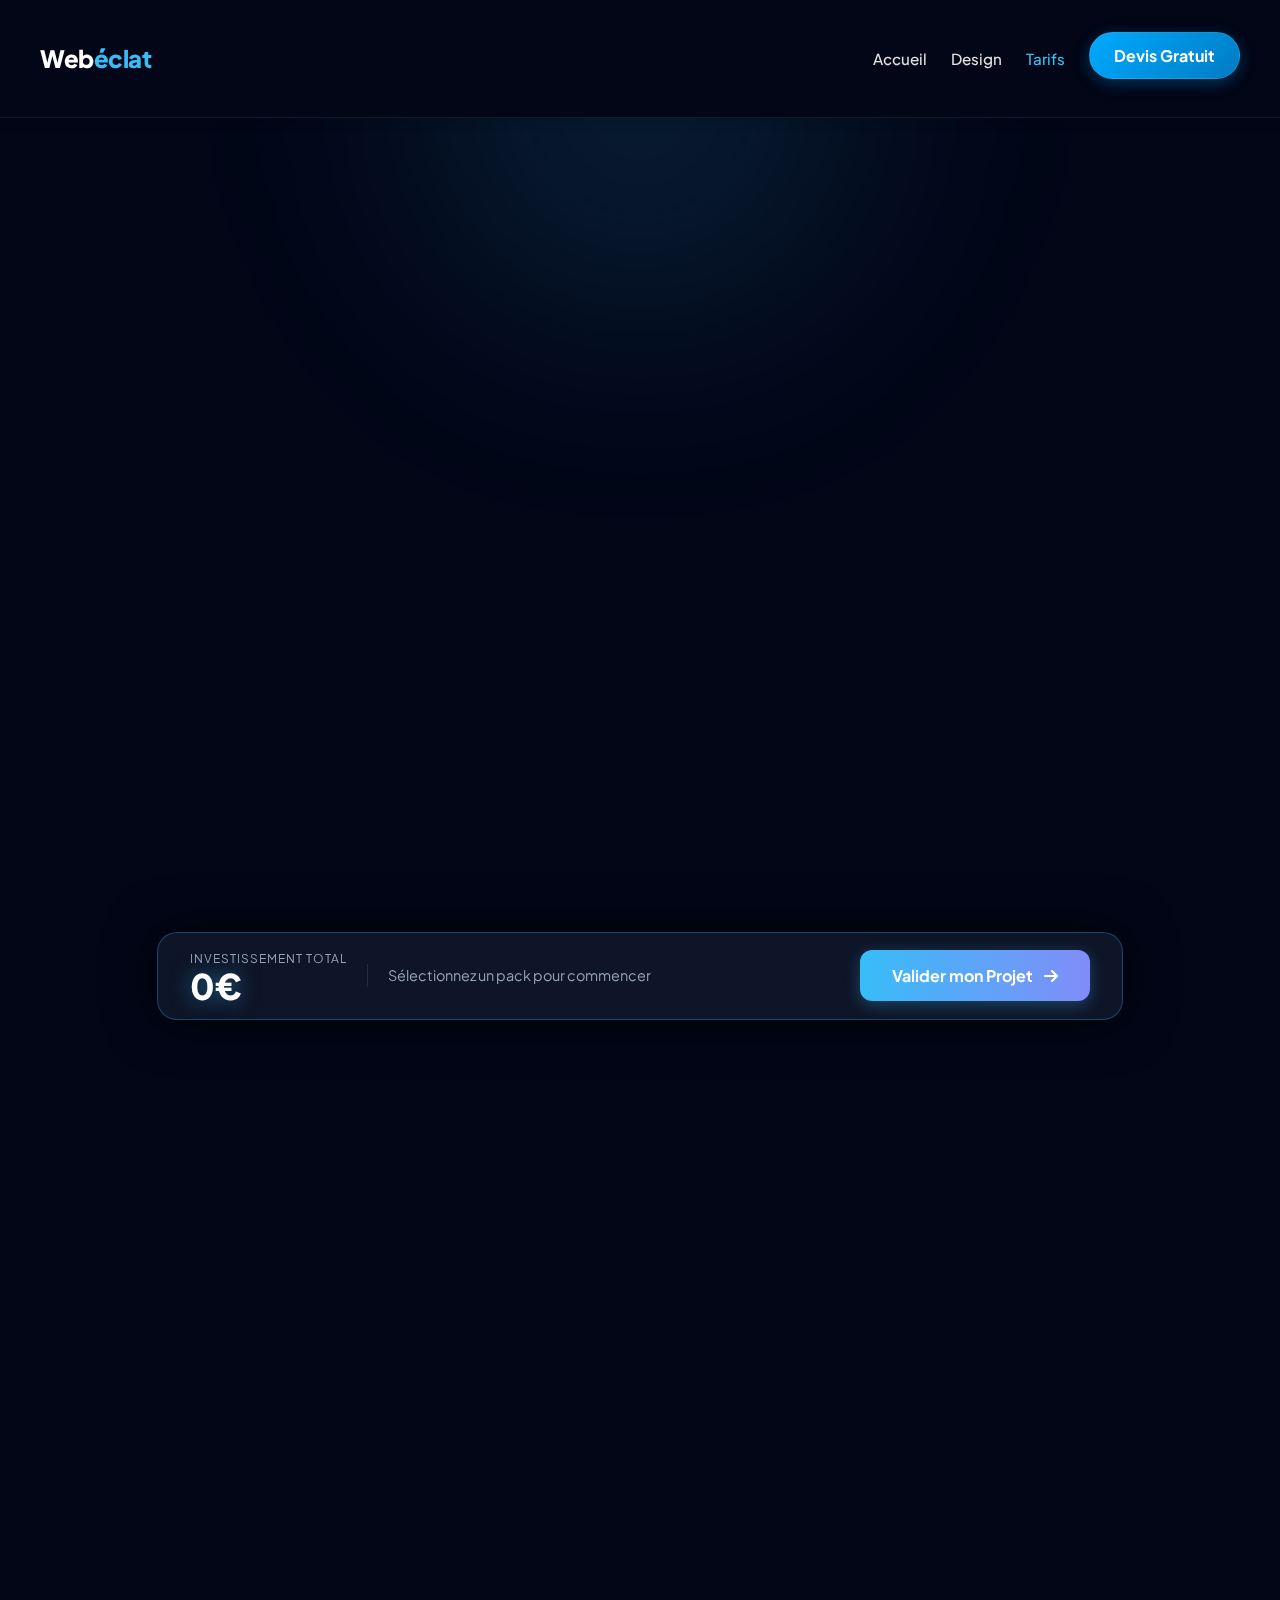
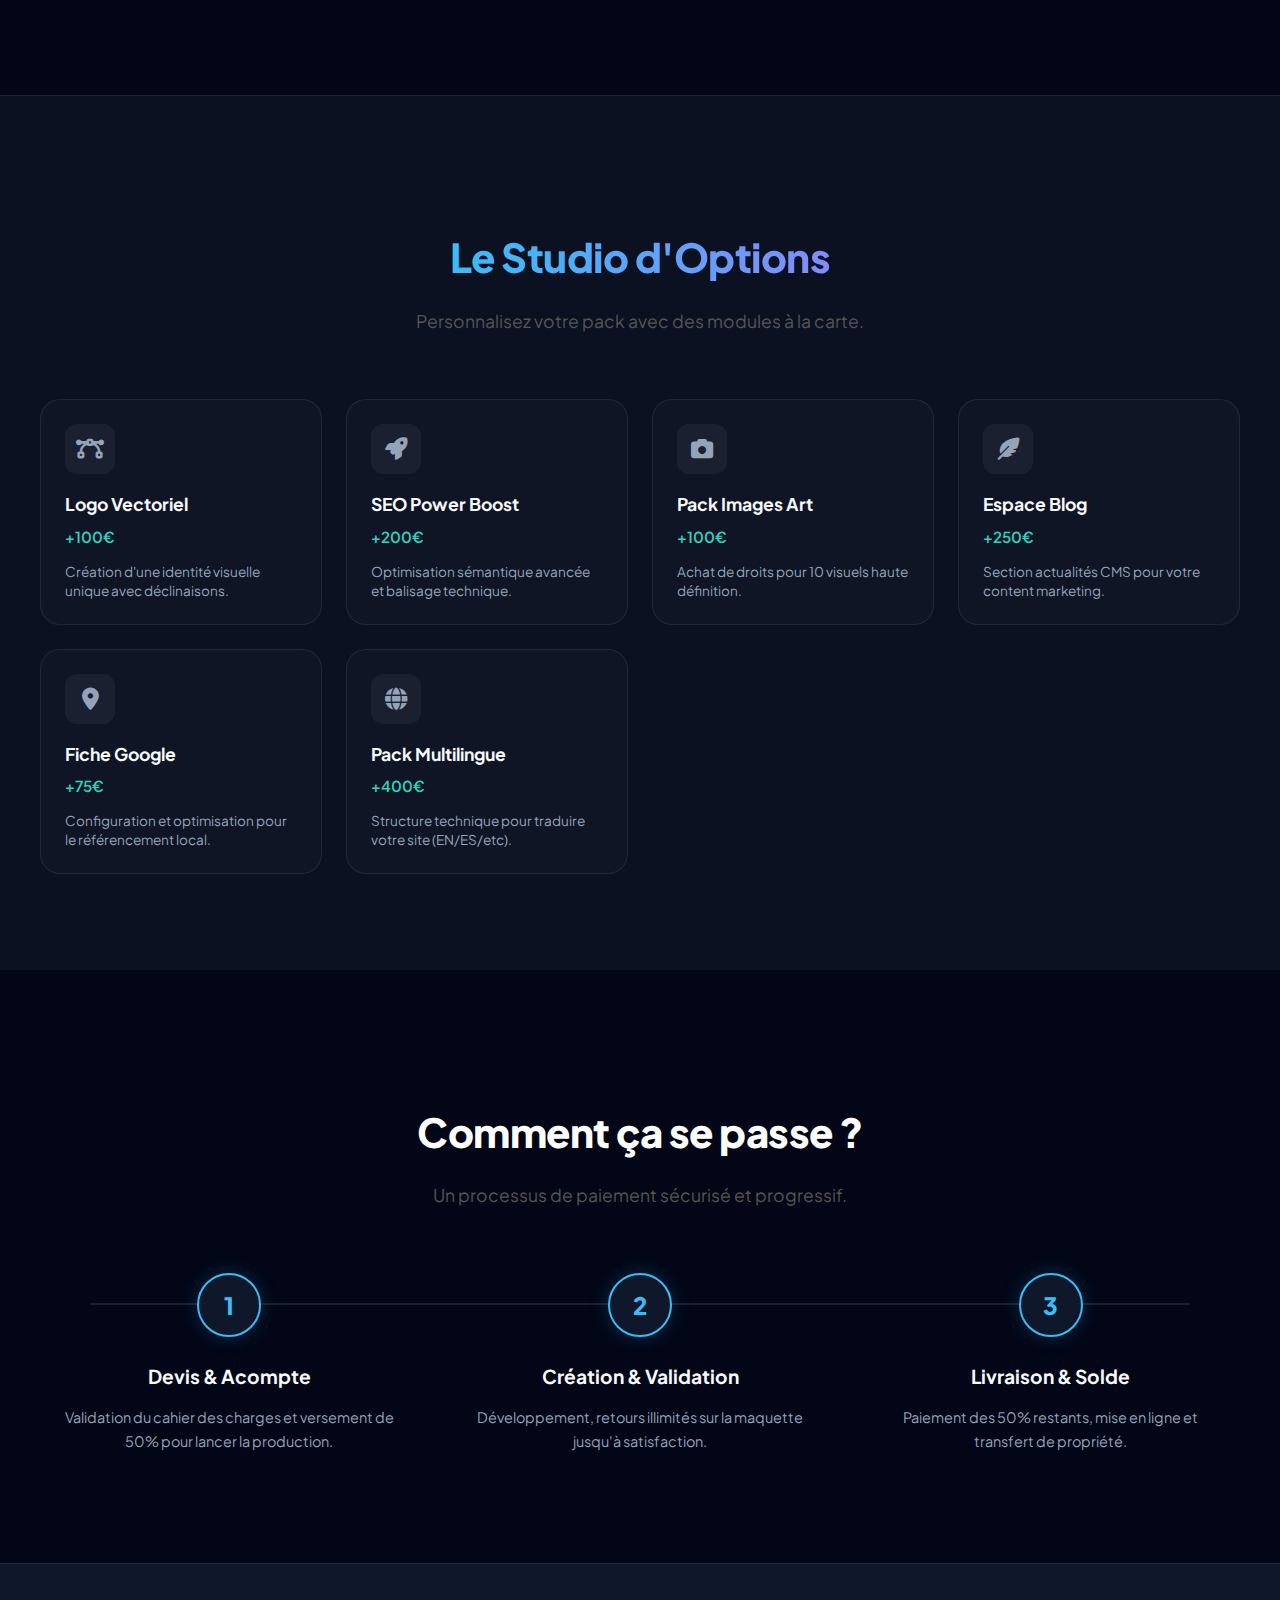
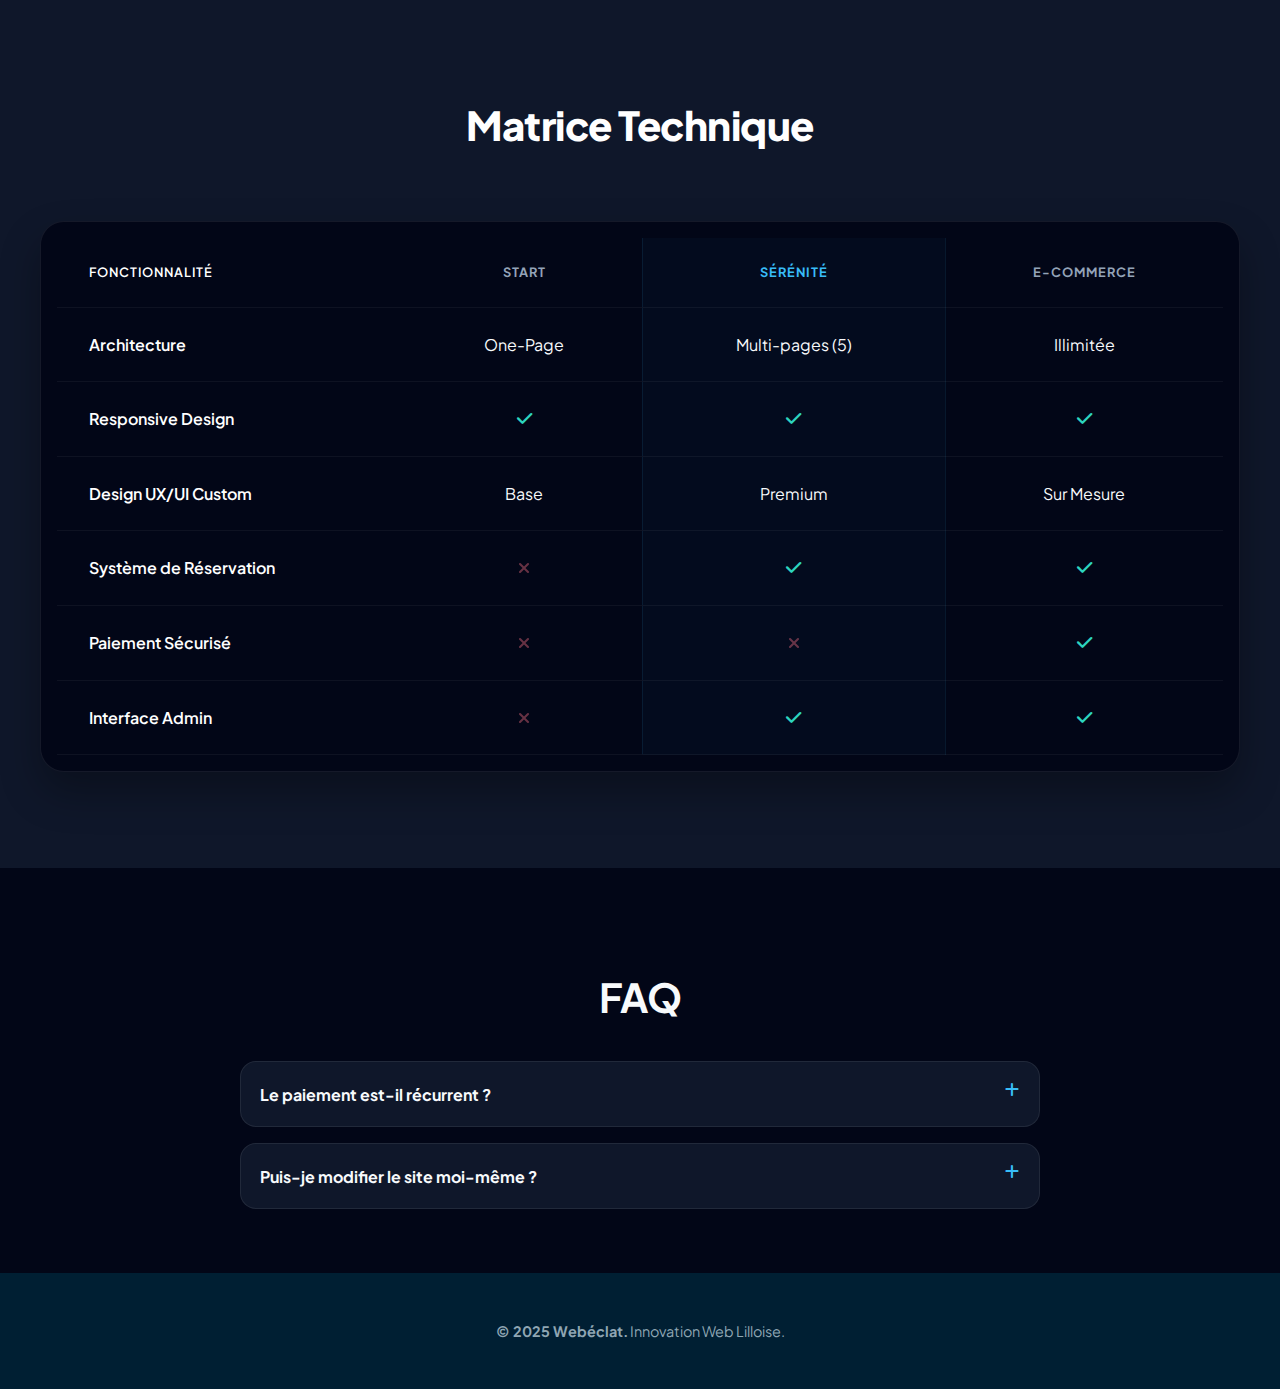
<file: tarif.html>
<!DOCTYPE html>
<html lang="fr">
<head>
  <meta charset="UTF-8" />
  <meta name="viewport" content="width=device-width, initial-scale=1.0" />
  <title>Offres & Tarifs - Webéclat Ultimate</title>
  
  <link rel="stylesheet" href="style.css" />
  
  <link href="https://cdnjs.cloudflare.com/ajax/libs/font-awesome/6.4.0/css/all.min.css" rel="stylesheet">
  <link href="https://fonts.googleapis.com/css2?family=Plus+Jakarta+Sans:wght@300;400;500;600;700;800&display=swap" rel="stylesheet" />

  <style>
    /* =========================================
       1. VARIABLES & RESET PREMIUM
       ========================================= */
    :root {
      /* Palette Dark Tech */
      --bg-deep: #020617;
      --bg-card: #0f172a;
      --bg-card-hover: #1e293b;
      
      /* Accents Néon */
      --primary: #38bdf8;       /* Bleu Cyan */
      --primary-glow: rgba(56, 189, 248, 0.4);
      --secondary: #818cf8;     /* Indigo */
      --accent: #2dd4bf;        /* Teal/Turquoise */
      --danger: #fb7185;
      
      /* Textes */
      --text-main: #f8fafc;
      --text-muted: #94a3b8;
      
      /* Effets */
      --glass-border: 1px solid rgba(255, 255, 255, 0.08);
      --glass-bg: rgba(15, 17, 42, 0.6);
      --shadow-glow: 0 0 40px var(--primary-glow);
    }

    body {
      font-family: 'Plus Jakarta Sans', sans-serif;
      background-color: var(--bg-deep);
      color: var(--text-main);
      overflow-x: hidden;
      margin: 0;
    }

    /* Override Navbar pour le Dark Mode */
    .navbar {
      background: rgba(2, 6, 23, 0.8) !important;
      backdrop-filter: blur(12px);
      border-bottom: var(--glass-border);
    }

    /* Utilitaires */
    .container { max-width: 1200px; margin: 0 auto; padding: 0 20px; position: relative; z-index: 2; }
    .text-gradient { background: linear-gradient(to right, var(--primary), var(--secondary)); -webkit-background-clip: text; background-clip: text; -webkit-text-fill-color: transparent; }
    .fade-in-up { animation: fadeInUp 0.8s cubic-bezier(0.2, 0.8, 0.2, 1) forwards; opacity: 0; transform: translateY(30px); }
    @keyframes fadeInUp { to { opacity: 1; transform: translateY(0); } }

    /* =========================================
       2. HERO SECTION "NEBULA"
       ========================================= */
    .hero-section {
      padding: 10rem 0 6rem;
      text-align: center;
      position: relative;
      overflow: hidden;
    }

    /* Background Effects */
    .nebula-glow {
      position: absolute; top: -20%; left: 50%; transform: translateX(-50%);
      width: 800px; height: 600px;
      background: radial-gradient(circle, rgba(56, 189, 248, 0.15) 0%, transparent 70%);
      filter: blur(80px); z-index: 0;
      animation: pulseNebula 8s infinite alternate;
    }
    @keyframes pulseNebula { 0% { opacity: 0.5; transform: translateX(-50%) scale(1); } 100% { opacity: 0.8; transform: translateX(-50%) scale(1.1); } }

    .hero-badge {
      display: inline-flex; align-items: center; gap: 8px;
      padding: 8px 16px; background: rgba(56, 189, 248, 0.1);
      border: 1px solid rgba(56, 189, 248, 0.2); border-radius: 100px;
      color: var(--primary); font-size: 0.85rem; font-weight: 600; letter-spacing: 0.5px;
      margin-bottom: 2rem;
    }

    .hero-title {
      font-size: 4rem; font-weight: 800; line-height: 1.1; margin-bottom: 1.5rem; letter-spacing: -1px;
    }
    
    .hero-desc {
      font-size: 1.2rem; color: var(--text-muted); max-width: 600px; margin: 0 auto 3rem; line-height: 1.6;
    }

    /* =========================================
       3. SWITCHER DE MODE (iOS Style)
       ========================================= */
    .mode-switcher {
      display: inline-flex; background: rgba(255,255,255,0.05); padding: 6px; border-radius: 100px;
      border: var(--glass-border); position: relative; z-index: 10;
    }
    
    .mode-btn {
      padding: 12px 32px; border-radius: 100px; border: none; background: transparent;
      color: var(--text-muted); font-weight: 600; font-size: 1rem; cursor: pointer;
      transition: all 0.3s ease; font-family: inherit;
    }
    
    .mode-btn.active {
      background: var(--bg-card-hover); color: white;
      box-shadow: 0 4px 20px rgba(0,0,0,0.3); border: 1px solid rgba(255,255,255,0.1);
    }

    /* =========================================
       4. PRICING CARDS "GLASS"
       ========================================= */
    .pricing-grid {
      display: grid; grid-template-columns: repeat(auto-fit, minmax(350px, 1fr)); gap: 2.5rem;
      margin-top: 5rem;
    }

    .card {
      background: var(--bg-card); border: var(--glass-border); border-radius: 24px;
      padding: 3rem 2rem; position: relative; transition: all 0.4s cubic-bezier(0.25, 0.8, 0.25, 1);
      display: flex; flex-direction: column; overflow: hidden;
    }

    .card:hover {
      transform: translateY(-10px); border-color: rgba(56, 189, 248, 0.3);
      box-shadow: 0 20px 60px rgba(0,0,0,0.5);
    }
    
    /* Highlight effect on hover */
    .card::before {
      content: ''; position: absolute; top: 0; left: 0; right: 0; height: 100%;
      background: linear-gradient(180deg, rgba(255,255,255,0.03) 0%, transparent 100%);
      pointer-events: none;
    }

    .card.popular {
      background: linear-gradient(145deg, #1e293b 0%, #0f172a 100%);
      border: 1px solid var(--primary);
      box-shadow: 0 0 30px rgba(56, 189, 248, 0.1);
    }

    .card-badge {
      position: absolute; top: 20px; right: 20px;
      background: var(--primary); color: var(--bg-deep);
      font-weight: 800; font-size: 0.75rem; padding: 6px 14px; border-radius: 100px;
      text-transform: uppercase; letter-spacing: 1px;
    }

    .card-title { font-size: 1.5rem; font-weight: 700; margin-bottom: 0.5rem; display: flex; align-items: center; gap: 10px; }
    .card-price { font-size: 3.5rem; font-weight: 800; color: white; letter-spacing: -2px; margin: 1.5rem 0; }
    .card-price span { font-size: 1rem; color: var(--text-muted); font-weight: 500; margin-left: 5px; letter-spacing: 0; }
    .card-desc { color: var(--text-muted); font-size: 0.95rem; margin-bottom: 2rem; padding-bottom: 2rem; border-bottom: 1px solid rgba(255,255,255,0.05); }

    .features-list { list-style: none; padding: 0; margin: 0; flex-grow: 1; display: flex; flex-direction: column; gap: 1rem; }
    .feature-item { display: flex; align-items: flex-start; gap: 12px; color: var(--text-main); font-size: 0.95rem; }
    .feature-item i { color: var(--accent); margin-top: 4px; }
    .feature-item.disabled { color: rgba(255,255,255,0.2); text-decoration: line-through; }
    .feature-item.disabled i { color: rgba(255,255,255,0.1); }

    .select-btn {
      margin-top: 2.5rem; width: 100%; padding: 1.2rem; border-radius: 14px;
      background: rgba(255,255,255,0.05); border: 1px solid rgba(255,255,255,0.1);
      color: white; font-weight: 700; cursor: pointer; transition: 0.3s;
      font-size: 1rem;
    }
    
    .card:hover .select-btn { background: white; color: var(--bg-deep); }
    
    .card.popular .select-btn {
      background: linear-gradient(90deg, var(--primary), var(--secondary)); border: none;
      box-shadow: 0 4px 20px rgba(56, 189, 248, 0.3);
    }
    .card.popular .select-btn:hover {
      box-shadow: 0 8px 30px rgba(56, 189, 248, 0.5); transform: scale(1.02); color: white;
    }

    /* =========================================
       5. "THE STUDIO" (ADD-ONS)
       ========================================= */
    .studio-section { padding: 6rem 0; background: #0b1121; border-top: var(--glass-border); }
    
    .section-header { text-align: center; margin-bottom: 4rem; }
    .section-title { font-size: 2.5rem; font-weight: 700; margin-bottom: 1rem; }
    .section-subtitle { color: var(--text-muted); }

    .addons-grid {
      display: grid; grid-template-columns: repeat(auto-fill, minmax(240px, 1fr)); gap: 1.5rem;
    }

    .addon {
      background: rgba(255,255,255,0.02); border: var(--glass-border);
      border-radius: 20px; padding: 1.5rem; cursor: pointer; transition: 0.3s;
      position: relative; overflow: hidden;
    }
    
    .addon:hover { background: rgba(255,255,255,0.05); border-color: rgba(255,255,255,0.2); transform: translateY(-5px); }
    
    .addon.active {
      background: rgba(56, 189, 248, 0.08); border-color: var(--primary);
      box-shadow: inset 0 0 20px rgba(56, 189, 248, 0.05);
    }
    
    .addon.active::after {
      content: '\f00c'; font-family: "Font Awesome 6 Free"; font-weight: 900;
      position: absolute; top: 15px; right: 15px; color: var(--primary);
    }

    .addon-icon {
      width: 50px; height: 50px; background: rgba(255,255,255,0.05); border-radius: 12px;
      display: flex; align-items: center; justify-content: center; font-size: 1.4rem; color: var(--text-muted);
      margin-bottom: 1rem; transition: 0.3s;
    }
    
    .addon:hover .addon-icon { color: white; background: rgba(255,255,255,0.1); }
    .addon.active .addon-icon { background: var(--primary); color: var(--bg-deep); }

    .addon-name { font-weight: 700; margin-bottom: 0.4rem; font-size: 1.1rem; }
    .addon-price { color: var(--accent); font-weight: 600; font-size: 0.95rem; }
    .addon-desc { font-size: 0.85rem; color: var(--text-muted); margin-top: 0.8rem; line-height: 1.4; }

    /* =========================================
       6. TIMELINE PROCESS (Paiement)
       ========================================= */
    .timeline-section { padding: 6rem 0; background: var(--bg-deep); }
    
    .steps-container {
      display: flex; justify-content: space-between; align-items: center; flex-wrap: wrap; gap: 2rem; margin-top: 3rem;
      position: relative;
    }
    
    /* Ligne connecteur Desktop */
    .steps-container::before {
      content: ''; position: absolute; top: 30px; left: 50px; right: 50px; height: 2px;
      background: rgba(255,255,255,0.1); z-index: 0;
    }

    .step-item { position: relative; z-index: 1; text-align: center; flex: 1; min-width: 200px; }
    
    .step-number {
      width: 60px; height: 60px; background: var(--bg-card); border: 2px solid var(--primary);
      border-radius: 50%; display: flex; align-items: center; justify-content: center;
      font-size: 1.5rem; font-weight: 800; color: var(--primary); margin: 0 auto 1.5rem;
      box-shadow: 0 0 20px rgba(56, 189, 248, 0.2); transition: 0.3s;
    }
    .step-item:hover .step-number { background: var(--primary); color: var(--bg-deep); transform: scale(1.1); }

    .step-title { font-size: 1.2rem; font-weight: 700; margin-bottom: 0.5rem; }
    .step-text { font-size: 0.9rem; color: var(--text-muted); padding: 0 1rem; }

    /* =========================================
       7. TABLEAU COMPARATIF (MATRIX)
       ========================================= */
    .table-section { padding: 6rem 0; background: #0f172a; border-top: var(--glass-border); }
    
    .matrix-wrapper {
      overflow-x: auto; background: var(--bg-deep); border-radius: 24px; border: var(--glass-border);
      padding: 1rem; box-shadow: 0 20px 40px rgba(0,0,0,0.3);
    }
    
    table { width: 100%; border-collapse: collapse; min-width: 800px; }
    th, td { padding: 1.5rem; text-align: center; border-bottom: 1px solid rgba(255,255,255,0.05); }
    
    th { text-transform: uppercase; font-size: 0.8rem; letter-spacing: 1px; color: var(--text-muted); font-weight: 700; }
    
    /* Colonne 1 : Features */
    th:first-child, td:first-child { text-align: left; padding-left: 2rem; color: white; font-weight: 600; width: 30%; }
    
    /* Colonne "Sérénité" Highlight */
    th:nth-child(3), td:nth-child(3) { background: rgba(56, 189, 248, 0.03); border-left: 1px solid rgba(56, 189, 248, 0.1); border-right: 1px solid rgba(56, 189, 248, 0.1); }
    th:nth-child(3) { color: var(--primary); }

    .check { color: var(--accent); font-size: 1.1rem; }
    .cross { color: var(--danger); opacity: 0.4; }

    /* =========================================
       8. STICKY SMART CART
       ========================================= */
    .smart-cart {
      position: fixed; bottom: -120px; left: 50%; transform: translateX(-50%);
      width: 95%; max-width: 900px;
      background: rgba(15, 23, 42, 0.9); backdrop-filter: blur(20px);
      border: 1px solid rgba(56, 189, 248, 0.3); border-radius: 20px;
      padding: 1rem 2rem; box-shadow: 0 0 50px rgba(0,0,0,0.8);
      display: flex; align-items: center; justify-content: space-between;
      z-index: 1000; transition: bottom 0.5s cubic-bezier(0.34, 1.56, 0.64, 1);
    }
    .smart-cart.visible { bottom: 20px; }

    .cart-left { display: flex; align-items: center; gap: 20px; }
    .cart-total-label { font-size: 0.75rem; color: var(--text-muted); text-transform: uppercase; letter-spacing: 1px; }
    .cart-price { font-size: 2.2rem; font-weight: 800; color: white; line-height: 1; text-shadow: 0 0 20px rgba(56, 189, 248, 0.5); }
    
    .cart-breakdown { font-size: 0.9rem; color: var(--text-muted); border-left: 1px solid rgba(255,255,255,0.1); padding-left: 20px; }
    .cart-breakdown span { color: var(--primary); font-weight: 600; }

    .cart-btn {
      background: linear-gradient(90deg, var(--primary), var(--secondary));
      color: white; padding: 0.8rem 2rem; border-radius: 12px; font-weight: 700;
      text-decoration: none; transition: 0.3s; box-shadow: 0 4px 15px rgba(56, 189, 248, 0.3);
    }
    .cart-btn:hover { transform: scale(1.05); box-shadow: 0 8px 25px rgba(56, 189, 248, 0.5); }

    /* Mobile */
    @media (max-width: 768px) {
      .hero-title { font-size: 2.5rem; }
      .steps-container::before { display: none; }
      .step-item { margin-bottom: 2rem; }
      .smart-cart { flex-direction: column; bottom: -200px; width: 100%; border-radius: 0; padding: 1.5rem; gap: 15px; }
      .smart-cart.visible { bottom: 0; }
      .cart-left { flex-direction: column; align-items: center; text-align: center; gap: 10px; }
      .cart-breakdown { border-left: none; padding-left: 0; }
      .cart-btn { width: 100%; text-align: center; }
    }
  </style>
</head>
<body>

  <header class="navbar">
    <div class="container">
      <div class="logo">
        <a href="index.html" style="color:white; font-weight:800; font-size:1.5rem; text-decoration:none;">
          Web<span style="color:var(--primary);">éclat</span>
        </a>
      </div>
      <nav>
        <ul class="nav-links">
          <li><a href="index.html" class="micro-line">Accueil</a></li>
          <li><a href="personnalisation.html" class="micro-line">Design</a></li>
          <li><a href="tarif.html" class="micro-line active" style="color:var(--primary);">Tarifs</a></li>
          <li><a href="rdv.html" class="btn-nav">Devis Gratuit</a></li>
        </ul>
      </nav>
    </div>
  </header>

  <section class="hero-section">
    <div class="nebula-glow"></div>
    <div class="container fade-in-up">
      <div class="hero-badge"><i class="fas fa-check-circle"></i> Transparence Totale</div>
      <h1 class="hero-title">Une tarification claire <br><span class="text-gradient">pour chaque ambition.</span></h1>
      <p class="hero-desc">Choisissez l'investissement qui correspond à votre stade de développement. Paiement unique ou abonnement, c'est vous qui décidez.</p>

      <div class="mode-switcher">
        <button class="mode-btn active" id="mode-creation" onclick="setMode('creation')">Création (One-Shot)</button>
        <button class="mode-btn" id="mode-maintenance" onclick="setMode('maintenance')">Maintenance (Mensuel)</button>
      </div>

      <div class="pricing-grid" id="pricing-wrapper">
        </div>
    </div>
  </section>

  <section class="studio-section">
    <div class="container">
      <div class="section-header">
        <h2 class="section-title"><span class="text-gradient">Le Studio d'Options</span></h2>
        <p class="section-subtitle">Personnalisez votre pack avec des modules à la carte.</p>
      </div>

      <div class="addons-grid">
        <div class="addon" onclick="toggleAddon(this, 100, 'Logo Pro')">
          <div class="addon-icon"><i class="fas fa-bezier-curve"></i></div>
          <div class="addon-name">Logo Vectoriel</div>
          <div class="addon-price">+100€</div>
          <div class="addon-desc">Création d'une identité visuelle unique avec déclinaisons.</div>
        </div>

        <div class="addon" onclick="toggleAddon(this, 200, 'SEO Boost')">
          <div class="addon-icon"><i class="fas fa-rocket"></i></div>
          <div class="addon-name">SEO Power Boost</div>
          <div class="addon-price">+200€</div>
          <div class="addon-desc">Optimisation sémantique avancée et balisage technique.</div>
        </div>

        <div class="addon" onclick="toggleAddon(this, 100, 'Pack Images')">
          <div class="addon-icon"><i class="fas fa-camera"></i></div>
          <div class="addon-name">Pack Images Art</div>
          <div class="addon-price">+100€</div>
          <div class="addon-desc">Achat de droits pour 10 visuels haute définition.</div>
        </div>

        <div class="addon" onclick="toggleAddon(this, 250, 'Blog')">
          <div class="addon-icon"><i class="fas fa-feather-alt"></i></div>
          <div class="addon-name">Espace Blog</div>
          <div class="addon-price">+250€</div>
          <div class="addon-desc">Section actualités CMS pour votre content marketing.</div>
        </div>
        
        <div class="addon" onclick="toggleAddon(this, 75, 'Google MyBusiness')">
          <div class="addon-icon"><i class="fas fa-map-marker-alt"></i></div>
          <div class="addon-name">Fiche Google</div>
          <div class="addon-price">+75€</div>
          <div class="addon-desc">Configuration et optimisation pour le référencement local.</div>
        </div>

        <div class="addon" onclick="toggleAddon(this, 400, 'Multilingue')">
          <div class="addon-icon"><i class="fas fa-globe"></i></div>
          <div class="addon-name">Pack Multilingue</div>
          <div class="addon-price">+400€</div>
          <div class="addon-desc">Structure technique pour traduire votre site (EN/ES/etc).</div>
        </div>
    </div>
  </section>

  <section class="timeline-section">
    <div class="container">
      <div class="section-header">
      <h2 class="section-title" style="color: #ffffff;">Comment ça se passe ?</h2>
      <p class="section-subtitle">Un processus de paiement sécurisé et progressif.</p>
    </div>

      <div class="steps-container">
        <div class="step-item">
          <div class="step-number">1</div>
          <h3 class="step-title">Devis & Acompte</h3>
          <p class="step-text">Validation du cahier des charges et versement de 50% pour lancer la production.</p>
        </div>
        <div class="step-item">
          <div class="step-number">2</div>
          <h3 class="step-title">Création & Validation</h3>
          <p class="step-text">Développement, retours illimités sur la maquette jusqu'à satisfaction.</p>
        </div>
        <div class="step-item">
          <div class="step-number">3</div>
          <h3 class="step-title">Livraison & Solde</h3>
          <p class="step-text">Paiement des 50% restants, mise en ligne et transfert de propriété.</p>
        </div>
      </div>
    </div>
  </section>

  <section class="table-section">
    <div class="container">
      <div class="section-header">
      <h2 class="section-title" style="color: #ffffff;">Matrice Technique</h2>
    </div>
      
      <div class="matrix-wrapper">
        <table>
          <thead>
            <tr>
              <th>Fonctionnalité</th>
              <th>Start</th>
              <th>Sérénité</th>
              <th>E-Commerce</th>
            </tr>
          </thead>
          <tbody>
            <tr>
              <td>Architecture</td>
              <td>One-Page</td>
              <td>Multi-pages (5)</td>
              <td>Illimitée</td>
            </tr>
            <tr>
              <td>Responsive Design</td>
              <td><i class="fas fa-check check"></i></td>
              <td><i class="fas fa-check check"></i></td>
              <td><i class="fas fa-check check"></i></td>
            </tr>
            <tr>
              <td>Design UX/UI Custom</td>
              <td>Base</td>
              <td>Premium</td>
              <td>Sur Mesure</td>
            </tr>
            <tr>
              <td>Système de Réservation</td>
              <td><i class="fas fa-times cross"></i></td>
              <td><i class="fas fa-check check"></i></td>
              <td><i class="fas fa-check check"></i></td>
            </tr>
            <tr>
              <td>Paiement Sécurisé</td>
              <td><i class="fas fa-times cross"></i></td>
              <td><i class="fas fa-times cross"></i></td>
              <td><i class="fas fa-check check"></i></td>
            </tr>
            <tr>
              <td>Interface Admin</td>
              <td><i class="fas fa-times cross"></i></td>
              <td><i class="fas fa-check check"></i></td>
              <td><i class="fas fa-check check"></i></td>
            </tr>
          </tbody>
        </table>
      </div>
    </div>
  </section>

  <section class="section-padding" style="background: var(--bg-deep); padding: 4rem 0;">
    <div class="container" style="max-width:800px;">
      <h2 class="section-title" style="text-align:center; margin-bottom:2rem;">FAQ</h2>
      <div style="display:flex; flex-direction:column; gap:1rem;">
        
        <details style="background:var(--bg-card); border-radius:16px; padding:1.2rem; cursor:pointer; border:var(--glass-border);">
          <summary style="font-weight:700; display:flex; justify-content:space-between;">Le paiement est-il récurrent ? <i class="fas fa-plus" style="color:var(--primary);"></i></summary>
          <p style="margin-top:1rem; color:var(--text-muted); line-height:1.6;">Non. Pour la création de site, c'est un "One-Shot". Vous payez une fois, le site est à vous à vie. Seule la maintenance (facultative mais recommandée) est mensuelle.</p>
        </details>

        <details style="background:var(--bg-card); border-radius:16px; padding:1.2rem; cursor:pointer; border:var(--glass-border);">
          <summary style="font-weight:700; display:flex; justify-content:space-between;">Puis-je modifier le site moi-même ? <i class="fas fa-plus" style="color:var(--primary);"></i></summary>
          <p style="margin-top:1rem; color:var(--text-muted); line-height:1.6;">Absolument. Sur les packs Sérénité et E-commerce, nous vous donnons accès à un panel admin simple pour changer textes et photos.</p>
        </details>

      </div>
    </div>
  </section>

  <div class="smart-cart" id="smart-cart">
    <div class="cart-left">
      <div>
        <div class="cart-total-label">Investissement Total</div>
        <div class="cart-price" id="total-display">0€</div>
      </div>
      <div class="cart-breakdown" id="cart-details">
        Sélectionnez un pack pour commencer
      </div>
    </div>
    <a href="rdv.html" class="cart-btn">
      Valider mon Projet <i class="fas fa-arrow-right" style="margin-left:8px;"></i>
    </a>
  </div>

  <footer class="footer">
    <div class="container">
      <p><b>&copy; 2025 Webéclat.</b> Innovation Web Lilloise.</p>
    </div>
  </footer>

  <script>
    // DATA MODEL
    const db = {
      creation: [
        {
          name: "Vitrine Start",
          price: 300,
          period: "unique",
          desc: "L'essentiel pour exister sur Google. Idéal pour démarrer.",
          features: ["Site One-Page", "Design Responsive", "Formulaire Contact", "Optimisé Mobile & Tablette"],
          disabled: ["Pages internes", "Réservation", "Réalisation de maquette"],
          popular: false
        },
        {
          name: "Pack Sérénité",
          price: 600,
          period: "unique",
          desc: "Une présence complète et professionnelle pour rassurer vos clients.",
          features: ["5 Pages Stratégiques", "Design Premium", "Maquette Figma", "Module de Réservation", "Optimisation SEO", "Formation Admin"],
          disabled: ["Paiement en ligne"],
          popular: true
        },
        {
          name: "Personnalisé",
          period: "Devis",
          desc: "Votre boutique Ultime, entièrement à votre Image",
          features: ["Catalogue Illimité", "Paiement CB / Stripe", "Compte Client", "Gestion Stocks", "SEO E-commerce", "Possibilté d'intégration IA"],
          disabled: [],
          popular: false
        }
      ],
      maintenance: [
        {
          name: "Hébergement Eco",
          price: 15,
          period: "/mois",
          desc: "Juste le nécessaire technique pour être en ligne.",
          features: ["Hébergement Rapide", "Certificat SSL", "Sauvegarde Hebdo", "1 Email Pro"],
          disabled: ["Mises à jour contenu", "Support Prioritaire"],
          popular: false
        },
        {
          name: "Maintenance Pro",
          price: 50,
          period: "/mois",
          desc: "Déléguez tout. Nous sommes votre service technique.",
          features: ["Hébergement Inclus", "1h modifs / mois", "Sécurité Renforcée", "Support 24/7", "Rapport Mensuel"],
          disabled: [],
          popular: true
        }
      ]
    };

    // STATE
    let state = {
      mode: 'creation', // 'creation' | 'maintenance'
      basePrice: 0,
      baseName: '',
      addonsPrice: 0,
      addonsList: []
    };

    // DOM ELEMENTS
    const wrapper = document.getElementById('pricing-wrapper');
    const cart = document.getElementById('smart-cart');
    const totalDisplay = document.getElementById('total-display');
    const detailsDisplay = document.getElementById('cart-details');
    const creationBtn = document.getElementById('mode-creation');
    const maintenanceBtn = document.getElementById('mode-maintenance');

    // INIT
    renderCards('creation');

    // FUNCTIONS
    function setMode(mode) {
      state.mode = mode;
      
      // Update UI Buttons
      if(mode === 'creation') {
        creationBtn.classList.add('active');
        maintenanceBtn.classList.remove('active');
      } else {
        creationBtn.classList.remove('active');
        maintenanceBtn.classList.add('active');
      }

      // Re-render Cards with Animation
      wrapper.style.opacity = '0';
      wrapper.style.transform = 'translateY(10px)';
      wrapper.style.transition = '0.3s';
      
      setTimeout(() => {
        renderCards(mode);
        wrapper.style.opacity = '1';
        wrapper.style.transform = 'translateY(0)';
      }, 300);
    }

    function renderCards(mode) {
      wrapper.innerHTML = '';
      const items = db[mode];

      items.forEach((item, idx) => {
        const card = document.createElement('div');
        card.className = `card ${item.popular ? 'popular' : ''}`;
        card.style.animation = `fadeInUp 0.5s ease forwards ${idx * 0.1}s`;
        
        // Features list gen
        const featHTML = item.features.map(f => `<li class="feature-item"><i class="fas fa-check"></i> ${f}</li>`).join('');
        const disHTML = item.disabled ? item.disabled.map(d => `<li class="feature-item disabled"><i class="fas fa-times"></i> ${d}</li>`).join('') : '';
        const badgeHTML = item.popular ? `<div class="card-badge">Best Seller</div>` : '';

        // Price formatting
        let priceTxt = typeof item.price === 'number' ? item.price + '€' : item.price;

        card.innerHTML = `
          ${badgeHTML}
          <div class="card-title">${item.name}</div>
          <div class="card-price">${priceTxt}<span>${item.period === 'unique' ? '' : item.period}</span></div>
          <div class="card-desc">${item.desc}</div>
          <ul class="features-list">
            ${featHTML}
            ${disHTML}
          </ul>
          <button class="select-btn" onclick="selectPack('${item.name}', ${typeof item.price === 'number' ? item.price : 1500})">
            ${mode === 'creation' ? 'Choisir ce pack' : 'S\'abonner'}
          </button>
        `;
        wrapper.appendChild(card);
      });
    }

    window.selectPack = function(name, price) {
      state.baseName = name;
      state.basePrice = price;
      updateCart();
      
      // Scroll to addons if creation mode
      if(state.mode === 'creation') {
        document.querySelector('.studio-section').scrollIntoView({behavior: 'smooth'});
      }
    };

    window.toggleAddon = function(el, price, name) {
      el.classList.toggle('active');
      
      if(el.classList.contains('active')) {
        state.addonsPrice += price;
        state.addonsList.push(name);
      } else {
        state.addonsPrice -= price;
        state.addonsList = state.addonsList.filter(n => n !== name);
      }
      
      // Auto-select base pack if none selected
      if(state.basePrice === 0) {
        selectPack('Projet Custom', 0);
      } else {
        updateCart();
      }
    };

    // --- MISE À JOUR IMPORTANTE ---
    // Cette fonction génère le lien vers la page RDV avec les détails
    function updateCart() {
      const total = state.basePrice + state.addonsPrice;
      
      // 1. Animation des nombres
      animateValue(totalDisplay, parseInt(totalDisplay.innerText.replace('€','')) || 0, total, 500);
      
      // 2. Texte de détail
      let txt = `Pack: <span>${state.baseName}</span>`;
      if(state.addonsList.length > 0) {
        txt += ` + ${state.addonsList.length} Option(s)`;
      }
      detailsDisplay.innerHTML = txt;
      
      // 3. --- GÉNÉRATION DU LIEN ---
      const btn = document.querySelector('.cart-btn');
      
      // On prépare le texte
      const resumeCommande = `Je souhaite commander le ${state.baseName}.\nOptions : ${state.addonsList.length > 0 ? state.addonsList.join(', ') : 'Aucune'}.\nBudget estimé : ${total}€`;
      
      // On encode pour l'URL et on ajoute l'ancre #projet pour descendre directement
      const params = new URLSearchParams();
      params.append('premessage', resumeCommande);
      
      btn.href = `rdv.html?${params.toString()}#projet`;
      
      cart.classList.add('visible');
    }

    function animateValue(obj, start, end, duration) {
      let startTimestamp = null;
      const step = (timestamp) => {
        if (!startTimestamp) startTimestamp = timestamp;
        const progress = Math.min((timestamp - startTimestamp) / duration, 1);
        obj.innerHTML = Math.floor(progress * (end - start) + start) + "€";
        if (progress < 1) {
          window.requestAnimationFrame(step);
        }
      };
      window.requestAnimationFrame(step);
    }
  </script>
</body>
</html>
</file>
<file: style.css>
/* Correction du viewport mobile */
:root {
  --vh: 1vh;
}

html, body {
  max-width: 100%;
  overflow-x: hidden;
}

/* Classe utilitaire pour mobile */
.is-mobile .card:hover,
.is-mobile .btn:hover,
.is-mobile .pricing-card:hover {
  transform: none !important;
}
/* ==========================================================================
   1. CONFIGURATION & VARIABLES
   ========================================================================== */
:root {
  /* Couleurs */
  --color-primary: #009dff;
  --color-primary-dark: #007bc2;
  --color-secondary: #8e44ad;
  --color-accent-ai: #ffd700;

  --color-dark-bg: #002b45;
  --color-dark-bg-lighten: #0c4162;
  --color-dark-footer: #001f33;

  --color-light-bg: #f5f7fa;
  --color-light-bg-alt: #f7f9fb;
  --color-light-bg-process: #f0f4f8;
  --color-light-border: #e1e1e1;

  --color-text-light: #ffffff;
  --color-text-light-alt: #e0e0e0;
  --color-text-light-muted: #8fa6b3;
  --color-text-dark: #333;
  --color-text-dark-alt: #555;
  --color-text-dark-heading: #002b45;

  /* Typographie */
  --font-main: 'Inter', sans-serif;

  /* Autres */
  --border-radius-sm: 4px;
  --border-radius-md: 8px;
  --border-radius-lg: 12px;
  --border-radius-xl: 16px;
  --shadow-sm: 0 4px 12px rgba(0,0,0,0.1);
  --shadow-md: 0 10px 40px rgba(0,0,0,0.08);
  --shadow-lg: 0 15px 35px rgba(0, 43, 69, 0.12);
}

/* ==========================================================================
   2. STYLES DE BASE & RESET
   ========================================================================== */
body {
  font-family: var(--font-main);
  background: var(--color-light-bg);
  color: var(--color-text-dark);
  line-height: 1.6;
  margin: 0;
  scroll-behavior: smooth;
}

/* Masquer la barre de défilement */
body::-webkit-scrollbar {
  display: none;
}

a {
  color: inherit;
  text-decoration: none;
}

ul {
  list-style: none;
  padding: 0;
}

/* ==========================================================================
   3. CLASSES UTILITAIRES
   ========================================================================== */
.container {
  margin: 0 auto;
  max-width: 1200px;
  padding: 0 2rem;
}

.hidden {
  display: none !important;
}

.center-btn {
  text-align: center;
}

/* ==========================================================================
   4. COMPOSANTS GÉNÉRAUX
   ========================================================================== */

/* --- Boutons --- */
.btn {
  background-color: var(--color-primary-dark);
  border: none;
  border-radius: var(--border-radius-md);
  color: var(--color-text-light);
  cursor: pointer;
  display: inline-block;
  font-weight: bold;
  padding: 0.9rem 2rem;
  transition: background-color 0.3s, transform 0.3s;
}

.btn:hover {
  background-color: var(--color-primary-dark);
  transform: translateY(-2px);
}

.btn-outline {
  background-color: transparent;
  border: 2px solid rgba(255,255,255,0.3);
  border-radius: var(--border-radius-md);
  color: var(--color-text-light);
  display: inline-block;
  font-weight: bold;
  padding: 0.9rem 2rem;
  transition: border-color 0.3s;
}

.btn-outline:hover {
  border-color: var(--color-text-light);
}

/* --- Cartes (Générique) --- */
.card {
  background: var(--color-text-light);
  padding: 2.5rem 2rem;
  border-radius: var(--border-radius-xl);
  border: 1px solid transparent;
  box-shadow: 0 4px 20px rgba(0, 0, 0, 0.03);
  transition: all 0.3s cubic-bezier(0.25, 0.8, 0.25, 1);
  display: flex;
  flex-direction: column;
  align-items: center;
  text-align: center;
  position: relative;
  overflow: hidden;
}

.card:hover {
  transform: translateY(-8px);
  box-shadow: var(--shadow-lg);
  border-color: rgba(0, 157, 255, 0.3);
}

/* --- En-tête de section --- */
.section-header {
  margin: 0 auto 4rem;
  max-width: 800px;
  text-align: center;
}

.section-header h2 {
  font-size: 2.5rem;
  color: var(--color-dark-bg);
  margin-bottom: 1rem;
  font-weight: 800;
  letter-spacing: -0.5px;
}

.section-header p {
  color: var(--color-text-dark-alt);
  font-size: 1.1rem;
}

/* --- NOUVEAU : Bouton "Découverte" Premium --- */
.btn-discover {
  background: linear-gradient(135deg, var(--color-primary) 0%, var(--color-secondary) 100%);
  border: none;
  border-radius: 50px; /* Forme "pilule" moderne */
  color: #ffffff;
  cursor: pointer;
  display: inline-flex;
  align-items: center;
  gap: 0.8rem;
  font-size: 1rem;
  font-weight: 800;
  letter-spacing: 0.5px;
  padding: 1rem 2.5rem;
  position: relative;
  overflow: hidden;
  box-shadow: 0 10px 20px rgba(0, 157, 255, 0.25);
  transition: all 0.4s cubic-bezier(0.25, 0.8, 0.25, 1);
  text-transform: uppercase;
}

/* Effet de brillance au survol */
.btn-discover::after {
  content: '';
  position: absolute;
  top: 0;
  left: -100%;
  width: 100%;
  height: 100%;
  background: linear-gradient(90deg, transparent, rgba(255,255,255,0.3), transparent);
  transition: 0.5s;
}

.btn-discover:hover {
  transform: translateY(-4px) scale(1.02);
  box-shadow: 0 15px 30px rgba(142, 68, 173, 0.35);
}

.btn-discover:hover::after {
  left: 100%; /* Animation de reflet qui traverse le bouton */
}

/* --- TRANSITION "LIQUID WAVE" (VAGUE FLUIDE) --- */
.transition-overlay {
  position: fixed;
  top: 0;
  left: 0;
  width: 100%;
  height: 100%;
  z-index: 9999;
  pointer-events: none;
  overflow: hidden; /* Important pour ne pas voir ce qui dépasse */
}

.transition-layer {
  position: absolute;
  left: 0;
  width: 100%;
  height: 140%; /* Plus grand que l'écran pour l'effet de vague */
  top: 100%; /* Caché en bas au départ */
  
  /* C'est ici que la magie opère : une courbe prononcée en haut */
  border-radius: 50% 50% 0 0;
  transform: translateY(0);
  
  will-change: top, border-radius;
  transition: top 0.8s cubic-bezier(0.6, 0, 0.4, 1), 
              border-radius 0.8s ease-in;
}

/* 1ère vague : Violette (Rapide) */
.layer-1 {
  background-color: var(--color-secondary);
  z-index: 10;
}

/* 2ème vague : Bleu clair (Moyenne) */
.layer-2 {
  background-color: var(--color-primary);
  z-index: 20;
}

/* 3ème vague : Fond Sombre (Finale) */
.layer-3 {
  background-color: var(--color-dark-bg);
  z-index: 30;
}

/* --- L'ANIMATION --- */
.transition-overlay.active .layer-1 {
  top: -20%; /* Monte tout en haut */
  border-radius: 0; /* La courbe s'aplatit à la fin */
  transition-delay: 0s;
}

.transition-overlay.active .layer-2 {
  top: -20%;
  border-radius: 0;
  transition-delay: 0.15s; /* Léger retard pour voir la couleur violette */
}

.transition-overlay.active .layer-3 {
  top: -20%;
  border-radius: 0;
  transition-delay: 0.3s; /* Retard pour finir en noir */
}
/* ==========================================================================
   5. BARRE DE NAVIGATION (NAVBAR)
   ========================================================================== */
.navbar {
  background-color: var(--color-dark-bg);
  color: var(--color-text-light);
  box-shadow: var(--shadow-sm);
  padding: 1rem 0;
  position: sticky;
  top: 0;
  z-index: 1000;
}

.navbar .container {
  display: flex;
  justify-content: space-between;
  align-items: center;
}

.navbar .logo {
  font-size: 1.5rem;
  font-weight: 800;
  letter-spacing: -0.5px;
}

.navbar .nav-links {
  display: flex;
  align-items: center;
  gap: 1.5rem;
}

.navbar .micro-line {
  color: var(--color-text-light-alt);
  font-size: 0.95rem;
  font-weight: 500;
  padding-bottom: 5px;
  position: relative;
  transition: color 0.3s;
}

.navbar .micro-line::after {
  content: '';
  position: absolute;
  bottom: 0;
  left: 0;
  width: 0;
  height: 2px;
  background-color: var(--color-primary);
  transition: width 0.3s ease-in-out;
}

.navbar .micro-line:hover {
  color: var(--color-text-light);
}

.navbar .micro-line:hover::after {
  width: 100%;
}

.ai-link {
  color: var(--color-accent-ai) !important;
}

.ai-link::after {
  background-color: var(--color-accent-ai) !important;
}

/* =========================================
   BOUTON CONTACT NAVBAR (AMÉLIORÉ)
   ========================================= */

.btn-nav {
  position: relative;
  /* Dégradé subtil au lieu d'une couleur plate */
  background: linear-gradient(135deg, var(--color-primary) 0%, var(--color-primary-dark) 100%);
  color: var(--color-text-light);
  font-weight: 700;
  padding: 0.6rem 1.5rem;
  /* Forme "Pilule" plus moderne que le carré arrondi */
  border-radius: 50px; 
  border: 1px solid rgba(255, 255, 255, 0.1);
  /* Ombre portée lumineuse (Glow) */
  box-shadow: 0 4px 15px rgba(0, 157, 255, 0.3);
  overflow: hidden; /* Important pour l'effet de reflet */
  transition: all 0.4s cubic-bezier(0.25, 0.8, 0.25, 1);
  z-index: 1;
  display: inline-block;
}

/* L'élément brillant (le reflet) invisible par défaut */
.btn-nav::before {
  content: '';
  position: absolute;
  top: 0;
  left: -100%;
  width: 50%;
  height: 100%;
  /* Bande lumineuse blanche semi-transparente */
  background: linear-gradient(
    to right, 
    rgba(255,255,255,0) 0%, 
    rgba(255,255,255,0.5) 50%, 
    rgba(255,255,255,0) 100%
  );
  transform: skewX(-25deg); /* Inclinaison dynamique */
  z-index: 2;
  transition: none; /* Pas de transition au retour pour qu'il se reset instantanément */
}

/* --- ÉTAT AU SURVOL (HOVER) --- */
.btn-nav:hover {
  /* Le bouton monte légèrement */
  transform: translateY(-3px);
  /* L'ombre devient plus intense et plus large */
  box-shadow: 0 8px 25px rgba(0, 157, 255, 0.6);
  border-color: rgba(255, 255, 255, 0.4);
}

/* Animation du reflet qui traverse le bouton */
.btn-nav:hover::before {
  left: 150%;
  transition: 0.6s ease-in-out; /* Vitesse du passage de la lumière */
}

/* ==========================================================================
   6. SECTION HERO
   ========================================================================== */
.hero {
  background: linear-gradient(135deg, var(--color-dark-bg) 0%, var(--color-dark-bg-lighten) 100%);
  color: var(--color-text-light);
  padding: 5rem 0;
  position: relative;
  overflow: hidden;
}

.hero .highlight {
  color: var(--color-primary);
}

.hero-content {
  display: flex;
  align-items: center;
  flex-wrap: wrap;
  gap: 3rem;
}

.hero-text {
  flex: 1 1 500px;
}

.hero-text h1 {
  font-size: 3rem;
  line-height: 1.1;
  margin-bottom: 1.5rem;
}

.hero-buttons {
  display: flex;
  margin-top: 2rem;
  gap: 1rem;
}

.hero-image {
  flex: 1 1 400px;
  display: flex;
  justify-content: center;
}

.hero-image img {
  max-width: 100%;
  border-radius: var(--border-radius-lg);
}

/* ==========================================================================
   7. SECTION SERVICES / AVANTAGES
   ========================================================================== */
.services {
  padding: 6rem 0;
  background-color: var(--color-text-light);
}

.service-cards {
  display: grid;
  grid-template-columns: repeat(auto-fit, minmax(260px, 1fr));
  gap: 2rem;
  justify-content: center;
}

.card-icon-wrapper {
  height: 250px;
  width: 100%;
  display: flex;
  align-items: center;
  justify-content: center;
  margin-bottom: 1.5rem;
}

.card-img {
  max-height: 110%;
  max-width: 110%;
  object-fit: contain;
  transition: transform 0.3s ease;
  border-radius: var(--border-radius-md);
}

.card:hover .card-img {
  transform: scale(1.1);
}

.card h3 {
  font-size: 1.35rem;
  color: var(--color-dark-heading);
  margin-bottom: 1rem;
  font-weight: 700;
}

.card p {
  color: var(--color-text-dark-alt);
  font-size: 0.95rem;
  line-height: 1.6;
  margin: 0;
}

/* ==========================================================================
   8. SECTION AI TOOLS (GEMINI)
   ========================================================================== */
.ai-section {
  background: linear-gradient(135deg, #fdfbfb 0%, #ebedee 100%);
  border-bottom: 1px solid var(--color-light-border);
  border-top: 1px solid var(--color-light-border);
  padding: 5rem 0;
  text-align: center;
}

.ai-header h2 {
  font-size: 2.2rem;
  color: var(--color-dark-heading);
  margin-bottom: 0.5rem;
}

.ai-header p {
  color: var(--color-text-dark-alt);
  margin: 0 auto 2rem;
  max-width: 600px;
}

.ai-interface {
  background: var(--color-text-light);
  border: 1px solid #eef2f5;
  border-radius: var(--border-radius-xl);
  box-shadow: var(--shadow-md);
  margin: 2rem auto 0;
  width: 90%;
  max-width: 700px;
  padding: 2rem;
  transition: max-width 0.6s cubic-bezier(0.25, 1, 0.5, 1);
}

.ai-interface.expanded {
  max-width: 1100px;
}

.ai-interface.expanded .ai-input-group {
  max-width: 700px;
  margin: 0 auto;
}

.ai-input-group {
  text-align: left;
}

.ai-input-group label {
  color: var(--color-dark-heading);
  display: block;
  font-weight: 600;
  margin-bottom: 0.5rem;
}

.input-wrapper {
  display: flex;
  flex-wrap: wrap;
  gap: 1rem;
}

.input-wrapper input {
  border: 2px solid #e0e6ed;
  border-radius: var(--border-radius-md);
  flex: 1;
  font-size: 1rem;
  outline: none;
  padding: 1rem;
  transition: border-color 0.3s;
}

.input-wrapper input:focus {
  border-color: var(--color-primary);
}

.btn-magic {
  background: linear-gradient(45deg, var(--color-primary), var(--color-secondary));
  border: none;
  border-radius: var(--border-radius-md);
  color: var(--color-text-light);
  cursor: pointer;
  display: flex;
  align-items: center;
  font-weight: bold;
  gap: 0.5rem;
  padding: 0 2rem;
  transition: filter 0.3s, transform 0.2s;
}

.btn-magic:hover {
  filter: brightness(1.1);
  transform: translateY(-2px);
}

.btn-magic:disabled {
  opacity: 0.7;
  cursor: not-allowed;
}

.ai-result {
  animation: slideDown 0.5s ease-out;
  background: #f8faff;
  border-left: 4px solid var(--color-secondary);
  margin-top: 2rem;
  padding: 1.5rem;
  text-align: left;
}

.ai-result h3, .ai-result h4 {
  margin-top: 0;
  color: var(--color-dark-heading);
}

.ai-result ul {
  list-style: disc;
  padding-left: 1.5rem;
}

.ai-result li {
  margin-bottom: 0.5rem;
}

.loader {
  animation: spin 1s linear infinite;
  border: 3px solid rgba(255,255,255,0.3);
  border-radius: 50%;
  border-top: 3px solid var(--color-text-light);
  height: 20px;
  width: 20px;
}

/* ==========================================================================
   9. SECTION "SPLIT" (CONTENU TEXTE + IMAGE)
   ========================================================================== */
.split-section {
  padding: 4rem 2rem;
  background-color: var(--color-light-bg-alt);
}

.split-section.bg-dark {
  background-color: var(--color-dark-bg);
  color: var(--color-text-light);
}

.split-section.bg-light {
  background-color: var(--color-light-bg-alt);
}

.split-section.bg-white {
  background-color: var(--color-text-light); /* #ffffff */
}

.split-section.bg-white .coding-side h2, .split-section.bg-white .coding-side p {
  color: var(--color-text-dark-heading);
}

.text-white h2, .text-white p, .text-white h4 {
  color: var(--color-text-light) !important;
}

/* --- Variante 1 : .split-content --- */
.split-content {
  display: flex;
  align-items: center;
  justify-content: space-between;
  flex-wrap: wrap;
  gap: 4rem;
  max-width: 1200px;
  margin: 0 auto;
  padding: 0 2rem;
}

.text-side { flex: 1 1 550px; }

.image-side { flex: 1 1 250px; }

.image-side img {
  width: 100%;
  border-radius: var(--border-radius-lg);
  box-shadow: 0 10px 30px rgba(0,0,0,0.1);
}

.feature-list li {
  margin-bottom: 10px;
  padding-left: 10px;
  border-left: 3px solid var(--color-primary);
}

.maintenance-features {
  display: grid;
  grid-template-columns: repeat(auto-fit, minmax(200px, 1fr));
  gap: 1.5rem;
  margin-top: 2rem;
}

.m-feat h4 {
  color: var(--color-primary);
  margin-bottom: 0.5rem;
}

.m-feat p { font-size: 0.9rem; opacity: 0.8; }

/* --- Variante 2 : .Coding-content (plus spécifique) --- */
.Coding-content {
  display: flex;
  flex-wrap: wrap;
  align-items: center;
  justify-content: center;
  gap: 3rem;
  max-width: 1200px;
  margin: 0 auto;
}

.coding-side {
  flex: 1 1 450px;
}

.coding-side h2 {
  font-size: 2rem;
  margin-bottom: 1rem;
  color: var(--color-dark-heading);
}

.coding-side p {
  font-size: 1.05rem;
  margin-bottom: 1.2rem;
  color: #4a5a66;
}

.coding-side .bullet {
  display: flex;
  gap: 0.6rem;
  align-items: center;
  margin-bottom: 0.5rem;
}

.coding-side .bullet .dot {
  width: 8px;
  height: 8px;
  background: var(--color-primary);
  border-radius: 50%;
  flex: 0 0 8px;
}

.image-coding-side {
  flex: 1 1 500px;
}

.image-coding-side img {
  width: 100%;
  border-radius: var(--border-radius-lg);
  box-shadow: 0 8px 28px rgba(0,0,0,0.12);
}

/* ==========================================================================
   10. SECTION PROCESSUS (ÉTAPES)
   ========================================================================== */
.process-section {
  padding: 5rem 0;
  /* NOUVELLE LIGNE : Dégradé du haut (couleur section mobile) vers le bas (couleur FAQ) */
  background: linear-gradient(to bottom, #f8faff 0%, var(--color-light-bg-alt) 100%);
  text-align: center;
}

.process-section h2 {
  color: var(--color-dark-heading);
  font-size: 2.2rem;
  margin-bottom: 3rem;
}

.steps-grid {
  display: grid;
  grid-template-columns: repeat(auto-fit, minmax(220px, 1fr));
  gap: 2rem;
  margin-bottom: 3rem;
}

.step-card {
  background: var(--color-text-light);
  padding: 2rem;
  border-radius: var(--border-radius-xl);
  box-shadow: 0 5px 15px rgba(0,0,0,0.05);
  position: relative;
  text-align: left;
}

.step-number {
  background: var(--color-primary);
  color: var(--color-text-light);
  width: 40px;
  height: 40px;
  border-radius: 50%;
  display: flex;
  align-items: center;
  justify-content: center;
  font-weight: bold;
  font-size: 1.2rem;
  margin-bottom: 1rem;
}

.step-card h3 {
  color: var(--color-dark-heading);
  margin-bottom: 0.5rem;
}

/* ==========================================================================
   11. SECTION TARIFS (CORRIGÉ)
   ========================================================================== */
.pricing-section {
  padding: 5rem 0;
  background-color: var(--color-text-light);
  text-align: center;
}

.pricing-section h2 {
  color: var(--color-dark-heading);
  font-size: 2.2rem;
  margin-bottom: 3rem;
}

.pricing-wrapper {
  display: flex;            /* Active Flexbox */
  justify-content: center;  /* Centre les cartes horizontalement */
  align-items: stretch;     /* FORCE les cartes à avoir la même hauteur */
  gap: 2rem;                /* Espace entre les cartes */
  flex-wrap: wrap;          /* Permet le passage à la ligne sur petit écran */
  max-width: 1200px;
  margin: 0 auto;
}

.pricing-card {
  background: var(--color-text-light);
  border: 1px solid var(--color-light-border);
  border-radius: var(--border-radius-xl);
  padding: 2.5rem;
  position: relative;
  width: 300px;
  transition: all 0.3s;
  
  /* C'est ICI que se joue l'alignement des boutons */
  display: flex;            
  flex-direction: column;   /* Empile le contenu verticalement */
}

.pricing-card:hover {
  border-color: var(--color-primary);
  box-shadow: 0 10px 30px rgba(0, 157, 255, 0.1);
  transform: translateY(-5px);
  z-index: 5;
}

/* Carte du milieu (Populaire) */
.pricing-card.featured {
  border: 2px solid var(--color-primary);
  /* On utilise translateY pour la décaler vers le haut sans flouter le texte */
  transform: translateY(-15px); 
  box-shadow: 0 15px 30px rgba(0, 157, 255, 0.15);
  z-index: 2;
}

/* Badge "Recommandé" */
.badge {
  position: absolute;
  background: var(--color-primary);
  border-radius: 20px;
  color: var(--color-text-light);
  font-size: 0.8rem;
  font-weight: bold;
  left: 50%;
  padding: 5px 15px;
  top: -12px;
  transform: translateX(-50%);
}

.pricing-card .header h3 {
  margin: 0;
  color: var(--color-dark-heading);
}

.pricing-card .price {
  font-size: 2.5rem;
  font-weight: 800;
  color: var(--color-dark-heading);
  margin: 1rem 0 0.5rem;
}

.pricing-card .period { 
  color: #666; 
  font-size: 0.9rem; 
}

/* La liste prend tout l'espace disponible pour pousser le bouton en bas */
.pricing-card ul { 
  text-align: left; 
  margin: 2rem 0; 
  flex-grow: 1;  /* MAGIE : Pousse le bouton vers le bas */
}

.pricing-card ul li { 
  margin-bottom: 0.8rem; 
  font-size: 0.95rem; 
}

.btn-price {
  display: block;
  border: 1px solid var(--color-text-dark-heading);
  border-radius: var(--border-radius-md);
  color: var(--color-dark-heading);
  font-weight: bold;
  padding: 0.8rem 0;
  width: 100%;
  transition: 0.3s;
  margin-top: auto; /* Sécurité supplémentaire pour l'alignement */
}

.btn-price:hover {
  background: var(--color-primary);
  border-color: var(--color-primary);
  color: var(--color-text-light);
}

/* Responsive : Sur mobile, on annule le décalage de la carte du milieu */
@media (max-width: 992px) {
    .pricing-card.featured {
        transform: none;
        margin-bottom: 2rem;
    }
}

/* ==========================================================================
   12. SECTION FAQ
   ========================================================================== */
.faq-section {
  padding: 4rem 0;
  background: var(--color-light-bg-alt);
  text-align: center;
}

.faq-grid {
  display: grid;
  grid-template-columns: repeat(auto-fit, minmax(300px, 1fr));
  gap: 2rem;
  text-align: left;
  margin-top: 2rem;
}

.faq-item {
  background: var(--color-text-light);
  padding: 1.5rem;
  border-radius: var(--border-radius-md);
}

.faq-item h4 {
  color: var(--color-dark-heading);
  margin-bottom: 0.5rem;
}

/* ==========================================================================
   13. SECTION ÉQUIPE
   ========================================================================== */
.equipe {
  background-color: var(--color-text-light);
  padding: 5rem 0;
  text-align: center;
}

.team-members { display: flex; justify-content: center; gap: 2rem; flex-wrap: wrap; }

.member { text-align: center; width: 200px; }

.member img { width: 100%; border-radius: 50%; margin-bottom: 1rem; }

/* ==========================================================================
   14. SECTION CONTACT
   ========================================================================== */
.contact {
  background-color: var(--color-dark-bg);
  color: var(--color-text-light);
  padding: 5rem 0;
  text-align: center;
}

.contact h2 {
  color: var(--color-text-light);
}

.contact-box {
  background: rgba(255,255,255,0.1);
  padding: 2rem;
  border-radius: var(--border-radius-lg);
  display: inline-block;
  margin-top: 2rem;
}

.btn-coding {
  display: inline-flex;
  align-items: center;
  gap: 0.5rem;
  padding: 0.8rem 1.4rem;
  background-color: #0c4162;
  color: white;
  border: 1px solid transparent;
  border-radius: var(--border-radius-lg);
  font-weight: 700;
  transition: background-color 0.25s ease, color 0.25s ease, transform 0.2s ease, box-shadow 0.25s ease;
  box-shadow: 0 6px 16px rgba(0, 119, 193, 0.25);
}

.btn-coding:hover {
  background-color: var(--color-text-light);
  color: #0c4162;
  border-color: #0c4162;
  transform: translateY(-2px);
  box-shadow: 0 8px 20px rgba(0, 119, 193, 0.3);
}

.btn-coding-rdv {
  background: #0077c1;
  color: #ffffff;
  display: inline-flex;
  align-items: center;
  gap: 0.5rem;
  padding: 0.8rem 1.4rem;
  border: 1px solid transparent;
  border-radius: var(--border-radius-lg);
  font-weight: 700;
  transition: background-color 0.25s ease, color 0.25s ease, transform 0.2s ease, box-shadow 0.25s ease;
  box-shadow: 0 6px 16px rgba(0, 119, 193, 0.25);
}

.btn-coding-rdv:hover {
  background-color: var(--color-text-light);
  color: #0077c1;
  border-color: #0077c1;
  transform: translateY(-2px);
  box-shadow: 0 8px 20px rgba(0, 119, 193, 0.3);
}

/* ==========================================================================
   15. PIED DE PAGE (FOOTER)
   ========================================================================== */
.footer {
  background: var(--color-dark-footer);
  color: var(--color-text-light-muted);
  font-size: 0.9rem;
  padding: 2rem 0;
  text-align: center;
}

/* ==========================================================================
   16. ANIMATIONS & KEYFRAMES
   ========================================================================== */
.fade-in-section {
  opacity: 0;
  transform: translateY(30px);
  transition: opacity 0.6s ease-out, transform 0.6s ease-out;
}

.fade-in-section.is-visible {
  opacity: 1;
  transform: translateY(0);
}

@keyframes spin {
  from { transform: rotate(0deg); }
  to { transform: rotate(360deg); }
}

@keyframes slideDown {
  from { opacity: 0; transform: translateY(-10px); }
  to { opacity: 1; transform: translateY(0); }
}

/* ==========================================================================
   17. NOUVEAUX STYLES VISUELS (Page Personnalisation V2)
   ========================================================================== */

/* Utilitaires spécifiques */
.relative-z { position: relative; z-index: 2; }
.text-center-mobile { text-align: left; }
@media (max-width: 768px) { .text-center-mobile { text-align: center; } }
.mt-5 { margin-top: 3rem; }
.bg-light { background-color: var(--color-light-bg); }

/* --- 1. Hero Section Visuel --- */
.branding-hero-visual {
    position: relative;
    padding: 8rem 0 6rem;
    color: var(--color-text-light);
    background-color: var(--color-dark-bg); /* Fallback */
    /* Image de fond d'ambiance (remplaçable) */
    background-image: url('https://images.unsplash.com/photo-1557683316-973673baf926?ixlib=rb-4.0.3&auto=format&fit=crop&w=1920&q=80');
    background-size: cover;
    background-position: center;
    overflow: hidden;
}

/* Calque sombre par dessus l'image de fond pour la lisibilité */
.hero-overlay {
    position: absolute;
    top: 0; left: 0; right: 0; bottom: 0;
    background: linear-gradient(135deg, rgba(0, 43, 69, 0.9) 0%, rgba(12, 65, 98, 0.8) 100%);
    z-index: 1;
}

/* Badge style "capsule" */
.branding-hero-visual .badge-pill {
    background: rgba(255,255,255,0.2);
    padding: 0.4rem 1rem;
    border-radius: 50px;
    font-size: 0.9rem;
    text-transform: uppercase;
    letter-spacing: 1px;
    font-weight: 600;
    margin-bottom: 1.5rem;
    display: inline-block;
    border: 1px solid rgba(255,255,255,0.4);
    backdrop-filter: blur(5px);
}

/* L'image principale qui flotte */
.visual-stack {
    position: relative;
    display: flex;
    justify-content: center;
    perspective: 1000px;
}

.main-stack-img {
    max-width: 100%;
    width: 550px;
    border-radius: var(--border-radius-xl);
    box-shadow: 0 25px 50px -12px rgba(0, 0, 0, 0.5);
    transform: rotateY(-10deg) rotateX(5deg); /* Effet 3D léger */
    transition: transform 0.5s ease;
}

.branding-hero-visual:hover .main-stack-img {
    transform: rotateY(0deg) rotateX(0deg) translateY(-10px); /* Animation au survol */
}


/* --- 2. Grille de Palettes Visuelles (Mini-Browser) --- */
.palette-grid-visual {
    display: grid;
    grid-template-columns: repeat(auto-fit, minmax(240px, 1fr));
    gap: 2rem;
    margin-top: 3rem;
}

.palette-card-visual {
    background: #fff;
    border-radius: var(--border-radius-lg);
    overflow: hidden;
    cursor: pointer;
    transition: all 0.3s ease;
    box-shadow: var(--shadow-sm);
    border: 3px solid transparent;
    text-align: center;
    padding-bottom: 1.5rem;
}

.palette-card-visual:hover {
    transform: translateY(-8px);
    box-shadow: var(--shadow-md);
}

.palette-card-visual.active {
    border-color: var(--color-primary);
    box-shadow: 0 10px 30px rgba(0, 157, 255, 0.2);
}

.mini-browser-mockup {
    height: 160px;
    background: #f0f2f5;
    display: flex;
    flex-direction: column;
    border-bottom: 1px solid #e1e1e1;
    margin-bottom: 1rem;
}

.browser-header {
    height: 25px;
    background: #ddd;
    display: flex;
    align-items: center;
    padding-left: 10px;
    transition: background-color 0.5s ease;
}

.dots {
    display: block; width: 8px; height: 8px; border-radius: 50%;
    background: rgba(255,255,255,0.5);
    box-shadow: 12px 0 0 rgba(255,255,255,0.5), 24px 0 0 rgba(255,255,255,0.5);
}

/* NOUVEAU : Contenu du browser avec gestion d'image de fond */
.browser-content {
    flex: 1;
    display: flex;
    flex-direction: column;
    justify-content: center;
    align-items: center;
    padding: 1rem;
    position: relative;
    overflow: hidden;
    z-index: 1;
}

/* NOUVEAU : L'image d'ambiance qui réagit au survol */
.theme-example-img {
    position: absolute; top: 0; left: 0; width: 100%; height: 100%; object-fit: cover;
    opacity: 0.15; /* Très discret au départ */
    transition: all 0.5s ease;
    filter: grayscale(100%); /* Noir et blanc au départ */
    z-index: -1;
}

/* L'EFFET DE SURVOL MAGIQUE */
.palette-card-visual:hover .theme-example-img {
    opacity: 0.7; /* Devient visible */
    filter: grayscale(0%); /* Devient coloré */
    transform: scale(1.1);
}

.dummy-hero {
    font-weight: 800; font-size: 1.2rem; color: #333; margin-bottom: 0.5rem; position: relative;
    text-shadow: 1px 1px 2px rgba(255,255,255,0.8);
}
.dummy-btn {
    padding: 0.3rem 0.8rem; border-radius: 4px; color: white; font-size: 0.7rem; font-weight: bold; position: relative;
    transition: background-color 0.5s ease;
    box-shadow: 0 2px 5px rgba(0,0,0,0.2);
}

.palette-card-visual h3 { margin: 0.8rem 0 0.3rem; font-size: 1.1rem; color: var(--color-dark-heading); }
.palette-card-visual p { margin: 0; font-size: 0.9rem; color: #666; }


/* --- 3. Typography Showcase Visuel (Version Compacte 4 Lignes) --- */
.typo-showcase-grid {
    display: grid;
    /* Force 4 colonnes égales */
    grid-template-columns: repeat(4, 1fr); 
    gap: 1rem;
    margin-top: 2rem;
}

.typo-card {
    background: #fff;
    border-radius: var(--border-radius-lg);
    overflow: hidden;
    box-shadow: var(--shadow-sm);
    border: 1px solid var(--color-light-border);
    transition: 0.3s;
    display: flex;
    flex-direction: column;
}

.typo-card:hover { 
    box-shadow: var(--shadow-md); 
    border-color: var(--color-primary); 
    transform: translateY(-5px);
}

.typo-visual {
    background: var(--color-light-bg-alt);
    padding: 1rem;
    text-align: center;
    position: relative;
    overflow: hidden;
    height: 140px; /* HAUTEUR RÉDUITE */
    display: flex;
    flex-direction: column;
    justify-content: center;
    align-items: center;
}

.big-letter {
    font-size: 3.5rem; /* TAILLE RÉDUITE */
    font-weight: 800; 
    line-height: 1; 
    color: var(--color-dark-heading);
    opacity: 0.9; 
    position: relative; 
    z-index: 2;
}

.font-names {
    font-weight: 600; 
    font-size: 0.8rem;
    color: var(--color-text-dark-alt); 
    margin-top: 0.3rem; 
    position: relative; 
    z-index: 2;
    background: rgba(255,255,255,0.9); 
    padding: 2px 8px; 
    border-radius: 8px;
}

.typo-example-img {
    position: absolute; top: 0; left: 0; width: 100%; height: 100%; object-fit: cover;
    opacity: 0.15;
    transition: 0.3s ease;
    filter: grayscale(100%);
}

.typo-card:hover .typo-example-img {
    opacity: 0.4;
    filter: grayscale(0%);
    transform: scale(1.05);
}

.typo-info { 
    padding: 1rem; /* Padding réduit */
    flex-grow: 1; 
    display: flex; 
    flex-direction: column; 
}

.typo-info h3 { 
    margin: 0 0 0.5rem 0; 
    color: var(--color-dark-heading); 
    font-size: 1.1rem;
}

.dummy-text-block {
    background: var(--color-light-bg-process);
    padding: 0.8rem;
    border-radius: var(--border-radius-md);
    margin-top: auto; 
    border-left: 3px solid var(--color-primary);
    color: var(--color-text-dark);
    font-size: 0.8rem;
    line-height: 1.4;
}

/* RESPONSIVE */
@media (max-width: 992px) {
    .typo-showcase-grid { grid-template-columns: repeat(2, 1fr); }
}
@media (max-width: 576px) {
    .typo-showcase-grid { grid-template-columns: 1fr; }
}

/* --- 3. Typography Showcase Visuel --- */
.typo-showcase-grid {
    display: grid;
    grid-template-columns: repeat(auto-fit, minmax(350px, 1fr));
    gap: 2.5rem;
    margin-top: 3rem;
}

.typo-card {
    background: #fff;
    border-radius: var(--border-radius-xl);
    overflow: hidden;
    box-shadow: var(--shadow-md);
    border: 1px solid var(--color-light-border);
    transition: 0.3s;
    display: flex;
    flex-direction: column;
}

.typo-card:hover { box-shadow: var(--shadow-lg); border-color: var(--color-primary); }

.typo-visual {
    background: var(--color-light-bg-alt);
    padding: 2rem;
    text-align: center;
    position: relative;
    overflow: hidden;
    height: 250px; /* Hauteur fixe pour l'image */
    display: flex;
    flex-direction: column;
    justify-content: center;
    align-items: center;
}

.big-letter {
    font-size: 5rem; font-weight: 800; line-height: 1; color: var(--color-dark-heading);
    opacity: 0.8; position: relative; z-index: 2;
    text-shadow: 2px 2px 0px #fff;
}

.font-names {
    font-weight: 600; color: var(--color-text-dark-alt); margin-top: 0.5rem; position: relative; z-index: 2;
    background: rgba(255,255,255,0.8); padding: 2px 10px; border-radius: 12px;
}

.typo-example-img {
    position: absolute; top: 0; left: 0; width: 100%; height: 100%; object-fit: cover;
    opacity: 0.2; /* Image en filigrane */
    transition: 0.3s ease;
    filter: grayscale(100%);
}

.typo-card:hover .typo-example-img {
    opacity: 0.5;
    filter: grayscale(0%);
    transform: scale(1.05);
}

.typo-info { padding: 2rem; flex-grow: 1; display: flex; flex-direction: column; }
.typo-info h3 { margin-top: 0; color: var(--color-dark-heading); }
.dummy-text-block {
    background: var(--color-light-bg-process);
    padding: 1rem;
    border-radius: var(--border-radius-md);
    margin-top: auto; /* Pousse le bloc vers le bas */
    border-left: 3px solid var(--color-primary);
    color: var(--color-text-dark);
}


/* --- 4. Galerie de Modules Visuels --- */
.modules-gallery {
    display: grid;
    grid-template-columns: repeat(auto-fill, minmax(280px, 1fr));
    gap: 2rem;
    margin-top: 3rem;
}

.module-card-visual {
    background: #fff;
    border-radius: var(--border-radius-xl);
    overflow: hidden;
    box-shadow: var(--shadow-sm);
    transition: all 0.3s cubic-bezier(0.25, 0.8, 0.25, 1);
    height: 100%; /* Pour que toutes les cartes aient la même hauteur */
    display: flex;
    flex-direction: column;
}

.module-card-visual:hover {
    transform: translateY(-8px);
    box-shadow: var(--shadow-lg);
}

.module-img-wrapper {
    height: 180px;
    position: relative;
    overflow: hidden;
}

.module-img-wrapper img {
    width: 100%; height: 100%; object-fit: cover;
    transition: transform 0.5s ease;
}

.module-card-visual:hover .module-img-wrapper img { transform: scale(1.1); }

.module-badge {
    position: absolute; top: 10px; right: 10px;
    background: var(--color-accent-ai); color: var(--color-dark-heading);
    font-size: 0.75rem; font-weight: bold; padding: 4px 10px; border-radius: 20px;
    box-shadow: 0 2px 5px rgba(0,0,0,0.2);
}

.module-content { padding: 1.5rem; flex-grow: 1; }
.module-content h3 { margin: 0 0 0.8rem; font-size: 1.2rem; color: var(--color-dark-heading); display: flex; align-items: center; gap: 0.5rem;}
.module-content p { margin: 0; color: #666; font-size: 0.95rem; line-height: 1.5; }

/* Ajustements Responsive pour ces nouvelles sections */
@media (max-width: 768px) {
    .branding-hero-visual { padding: 5rem 0 3rem; }
    .visual-stack { margin-top: 3rem; perspective: none; }
    .main-stack-img { transform: none; width: 100%; max-width: 400px; }
    .branding-hero-visual:hover .main-stack-img { transform: none; }
    .palette-grid-visual { grid-template-columns: repeat(2, 1fr); gap: 1rem; }
    .typo-showcase-grid { grid-template-columns: 1fr; }
}

/* --- 1. Hero Section Visuel --- */
.branding-hero-visual {
    position: relative;
    padding: 8rem 0 6rem;
    color: var(--color-text-light);
    
    /* BACKGROUND LOCAL */
    background-color: var(--color-dark-bg);
    background-image: url('images/hero-bg.jpg'); /* C'est ici ! */
    
    background-size: cover;
    background-position: center;
    overflow: hidden;
}

/* Style spécifique pour le logo dans le Hero */
.hero-logo-display {
    max-width: 100%;
    height: auto;
    max-height: 400px; /* Empêche le logo de devenir gigantesque sur grands écrans */
    object-fit: contain; /* Garde les proportions du logo */
    filter: drop-shadow(0 10px 20px rgba(0,0,0,0.3)); /* Une ombre douce adaptée aux logos transparents */
    animation: float 6s ease-in-out infinite; /* Petit effet de flottement sympa */
}

/* Animation de flottement (si pas déjà présente) */
@keyframes float {
    0% { transform: translateY(0px); }
    50% { transform: translateY(-15px); }
    100% { transform: translateY(0px); }
}

/* ==========================================================================
   18. SYSTÈME DE THÈMES "ULTIMATE" (INTEGRAL)
   ========================================================================== */

/* -----------------------------------------------------------
   A. THÈME CORPORATE (La Base Propre)
   ----------------------------------------------------------- */
body.theme-corporate {
  --color-primary: #009dff;
  --color-dark-bg: #002b45;
  --font-main: 'Inter', sans-serif;
  --border-radius-xl: 12px;
}
body.theme-corporate .footer {
  background-color: var(--color-dark-footer);
  border-top: 1px solid rgba(255,255,255,0.1);
}

/* -----------------------------------------------------------
   B. THÈME BIO / ECO "NATURAL FLOW" (Refonte Totale)
   ----------------------------------------------------------- */
body.theme-eco {
  /* --- PALETTE NATURELLE & TERREUSE --- */
  --color-primary: #6b8c42;       /* Vert Olive Vif */
  --color-primary-dark: #4a6628;  /* Vert Mousse */
  --color-secondary: #e6ccb2;     /* Beige Sable */
  --color-dark-bg: #2b3a28;       /* Vert Forêt Profond (Footer) */
  --color-light-bg: #fdfbf7;      /* Blanc Cassé chaud */
  --color-text-dark: #3e4a3d;     /* Gris-Vert (Texte) */
  --color-text-dark-heading: #1e2b1e;
  
  /* Typographie : Mix Sérif (Titres) / Sans-Sérif (Texte) */
  --font-main: 'Quicksand', 'Nunito', sans-serif; 
  --font-headings: 'Merriweather', serif;

  /* --- FORMES ORGANIQUES (BLOBS) --- */
  --blob-shape-1: 60% 40% 30% 70% / 60% 30% 70% 40%;
  --blob-shape-2: 30% 70% 70% 30% / 30% 30% 70% 70%;
  --blob-shape-btn: 25px 25px 25px 25px; 

  /* Ombres douces */
  --shadow-sm: 0 5px 15px rgba(107, 140, 66, 0.1);
  --shadow-lg: 0 20px 40px rgba(43, 58, 40, 0.15);
  
  /* Formes générales pour les overrides */
  --border-radius-sm: 12px;
  --border-radius-md: 20px;
  --border-radius-xl: 30px; 
}

/* 1. CURSEUR PERSONNALISÉ */
body.theme-eco, body.theme-eco a, body.theme-eco button {
  cursor: url("data:image/svg+xml,%3Csvg xmlns='http://www.w3.org/2000/svg' width='24' height='24' viewBox='0 0 24 24' fill='none' stroke='%236b8c42' stroke-width='2' stroke-linecap='round' stroke-linejoin='round'%3E%3Ccircle cx='12' cy='12' r='10'/%3E%3Ccircle cx='12' cy='12' r='3' fill='%236b8c42'/%3E%3C/svg%3E") 12 12, auto;
}

/* 2. TEXTURE DE FOND */
body.theme-eco::before {
  content: ""; position: fixed; top: 0; left: 0; width: 100%; height: 100%;
  background-image: url("https://www.transparenttextures.com/patterns/dust.png");
  opacity: 0.5; z-index: -1; pointer-events: none;
  background-color: var(--color-light-bg);
}

/* --- 3. Typography Showcase Visuel (Version Compacte 4 Lignes) --- */
.typo-showcase-grid {
    display: grid;
    /* Force 4 colonnes égales sur grand écran */
    grid-template-columns: repeat(4, 1fr); 
    gap: 1rem; /* Espace réduit entre les cartes */
    margin-top: 2rem;
}

.typo-card {
    background: #fff;
    border-radius: var(--border-radius-lg); /* Arrondi un peu moins fort */
    overflow: hidden;
    box-shadow: var(--shadow-sm);
    border: 1px solid var(--color-light-border);
    transition: 0.3s;
    display: flex;
    flex-direction: column;
}

.typo-card:hover { 
    box-shadow: var(--shadow-md); 
    border-color: var(--color-primary); 
    transform: translateY(-5px);
}

.typo-visual {
    background: var(--color-light-bg-alt);
    padding: 1rem;
    text-align: center;
    position: relative;
    overflow: hidden;
    height: 140px; /* HAUTEUR RÉDUITE (était 250px) */
    display: flex;
    flex-direction: column;
    justify-content: center;
    align-items: center;
}

.big-letter {
    font-size: 3.5rem; /* TAILLE RÉDUITE (était 5rem) */
    font-weight: 800; 
    line-height: 1; 
    color: var(--color-dark-heading);
    opacity: 0.9; 
    position: relative; 
    z-index: 2;
}

.font-names {
    font-weight: 600; 
    font-size: 0.8rem; /* Plus petit */
    color: var(--color-text-dark-alt); 
    margin-top: 0.3rem; 
    position: relative; 
    z-index: 2;
    background: rgba(255,255,255,0.9); 
    padding: 2px 8px; 
    border-radius: 8px;
}

.typo-example-img {
    position: absolute; top: 0; left: 0; width: 100%; height: 100%; object-fit: cover;
    opacity: 0.15;
    transition: 0.3s ease;
    filter: grayscale(100%);
}

.typo-card:hover .typo-example-img {
    opacity: 0.4;
    filter: grayscale(0%);
    transform: scale(1.05);
}

.typo-info { 
    padding: 1rem; /* PADDING RÉDUIT (était 2rem) */
    flex-grow: 1; 
    display: flex; 
    flex-direction: column; 
}

.typo-info h3 { 
    margin: 0 0 0.5rem 0; 
    color: var(--color-dark-heading); 
    font-size: 1.1rem; /* Titre plus petit */
}

.dummy-text-block {
    background: var(--color-light-bg-process);
    padding: 0.8rem;
    border-radius: var(--border-radius-md);
    margin-top: auto; 
    border-left: 3px solid var(--color-primary);
    color: var(--color-text-dark);
    font-size: 0.8rem; /* Texte plus petit */
    line-height: 1.4;
}

/* RESPONSIVE : On passe à 2 colonnes sur tablette et 1 sur mobile pour garder la lisibilité */
@media (max-width: 992px) {
    .typo-showcase-grid { grid-template-columns: repeat(2, 1fr); }
}
@media (max-width: 576px) {
    .typo-showcase-grid { grid-template-columns: 1fr; }
}

/* 4. HERO SECTION */
body.theme-eco .branding-hero-visual {
  background-image: url('https://images.unsplash.com/photo-1542601906990-b4d3fb778b09?ixlib=rb-1.2.1&auto=format&fit=crop&w=1920&q=80');
  mask-image: url("data:image/svg+xml,%3Csvg viewBox='0 0 1000 100' preserveAspectRatio='none' xmlns='http://www.w3.org/2000/svg'%3E%3Cpath d='M0,0v100h1000V0c-63.5,23.3-255.3,38.8-386.7,16.7C428.1-13.3,252.1,1.1,0,0z' fill='black'/%3E%3C/svg%3E");
  mask-size: cover;
  mask-repeat: no-repeat;
  mask-position: bottom;
  -webkit-mask-image: url("data:image/svg+xml,%3Csvg viewBox='0 0 1000 100' preserveAspectRatio='none' xmlns='http://www.w3.org/2000/svg'%3E%3Cpath d='M0,0v100h1000V0c-63.5,23.3-255.3,38.8-386.7,16.7C428.1-13.3,252.1,1.1,0,0z' fill='black'/%3E%3C/svg%3E");
  -webkit-mask-size: cover;
  -webkit-mask-position: bottom;
  padding-bottom: 8rem;
  border-bottom: none;
}

body.theme-eco .main-stack-img {
  border-radius: var(--blob-shape-1);
  animation: breathe 8s ease-in-out infinite;
  box-shadow: var(--shadow-lg);
  border: 5px solid rgba(255,255,255,0.4);
}
@keyframes breathe {
  0%, 100% { border-radius: var(--blob-shape-1); transform: scale(1); }
  50% { border-radius: var(--blob-shape-2); transform: scale(1.02); }
}

/* 5. CARTES & MODULES */
body.theme-eco .card,
body.theme-eco .module-card-visual,
body.theme-eco .palette-card-visual {
  border: none;
  background: rgba(255, 255, 255, 0.85);
  backdrop-filter: blur(8px);
  border-radius: 20px;
  transition: all 0.4s ease;
  overflow: visible;
}
body.theme-eco .module-card-visual:nth-child(odd) { border-radius: 20px 40px 20px 30px; }
body.theme-eco .module-card-visual:nth-child(even) { border-radius: 30px 20px 40px 20px; }

body.theme-eco .module-card-visual:hover {
  transform: translateY(-8px) scale(1.01);
  box-shadow: 0 15px 35px rgba(107, 140, 66, 0.25);
  background: #fff;
}
body.theme-eco .module-img-wrapper img {
  border-radius: 15px 35px 15px 25px;
  margin: 10px;
  width: calc(100% - 20px);
  height: calc(100% - 20px);
}

/* 6. BOUTONS */
body.theme-eco .btn {
  background-color: var(--color-primary);
  border-radius: 30px;
  padding: 1rem 2.5rem;
  font-family: var(--font-main);
  font-weight: 700;
  letter-spacing: 0.5px;
  box-shadow: 0 10px 20px -5px rgba(107, 140, 66, 0.4);
  position: relative;
  overflow: hidden;
  z-index: 1;
  border: none;
}
body.theme-eco .btn::before {
  content: "";
  position: absolute; bottom: 0; left: 0; width: 100%; height: 0%;
  background-color: var(--color-primary-dark);
  transition: all 0.4s ease;
  border-radius: 30px;
  z-index: -1;
  opacity: 0.2;
}
body.theme-eco .btn:hover::before { height: 100%; opacity: 1; }
body.theme-eco .btn:hover { transform: translateY(-3px); box-shadow: 0 15px 25px -5px rgba(107, 140, 66, 0.6); }

/* 7. FOOTER */
body.theme-eco .footer {
  background-color: var(--color-dark-bg);
  color: #a3bfa5;
  padding-top: 6rem;
  position: relative;
  margin-top: 6rem;
  border: none;
}
body.theme-eco .footer::before {
  content: "";
  position: absolute; top: -80px; left: 0; width: 100%; height: 81px;
  background-image: url("data:image/svg+xml,%3Csvg xmlns='http://www.w3.org/2000/svg' viewBox='0 0 1200 120' preserveAspectRatio='none'%3E%3Cpath d='M321.39,56.44c58-10.79,114.16-30.13,172-41.86,82.39-16.72,168.19-17.73,250.45-.39C823.78,31,906.67,72,985.66,92.83c70.05,18.48,146.53,26.09,214.34,3V0H0V27.35A600.21,600.21,0,0,0,321.39,56.44Z' fill='%232b3a28'/%3E%3C/svg%3E");
  background-size: cover;
  background-repeat: no-repeat;
}
body.theme-eco .footer a { color: #fff; text-decoration: none; position: relative; padding-left: 20px; }
body.theme-eco .footer a::before { content: "🌿"; position: absolute; left: 0; opacity: 0; transition: 0.3s; font-size: 0.8rem; }
body.theme-eco .footer a:hover { color: var(--color-primary); }
body.theme-eco .footer a:hover::before { opacity: 1; left: -5px; }

/* 8. PARTICULES FLOTTANTES */
.eco-particle {
  position: fixed;
  background: rgba(107, 140, 66, 0.3);
  border-radius: 50%;
  pointer-events: none;
  z-index: 9999;
  animation: floatUp linear infinite;
}
@keyframes floatUp {
  0% { transform: translateY(100vh) translateX(0) rotate(0deg); opacity: 0; }
  10% { opacity: 0.8; }
  90% { opacity: 0.8; }
  100% { transform: translateY(-10vh) translateX(50px) rotate(360deg); opacity: 0; }
}

/* -----------------------------------------------------------
   C. THÈME LUXE : "MIDNIGHT GOLD" (Finition Dior / YSL)
   ----------------------------------------------------------- */
body.theme-luxe {
  /* --- PALETTE COUTURE --- */
  /* Noir Absolu et Gris Anthracite très profond */
  --color-dark-bg: #000000;
  --color-light-bg: #0a0a0a;
  
  /* L'Or "Champagne" (Moins jaune, plus métallique) */
  --color-primary: #d4af37; 
  --color-secondary: #f3e5ab; 

  /* Texte : Blanc Pur pour le contraste maximal sur fond noir */
  --color-text-dark: #e0e0e0;       
  --color-text-dark-heading: #ffffff;
  --color-text-light-alt: #888888; /* Pour les sous-textes */

  /* Typographie */
  --font-headings: 'Playfair Display', serif;
  --font-main: 'Montserrat', sans-serif;

  /* Formes : Strictes et anguleuses */
  --border-radius-sm: 0px;
  --border-radius-md: 0px; 
  --border-radius-xl: 0px;
  
  --shadow-sm: none;
  --shadow-lg: 0 0 40px rgba(212, 175, 55, 0.1); /* Lueur dorée diffuse */
}

/* 1. SURLIGNAGE DE TEXTE (Effet Premium immédiat) */
body.theme-luxe ::selection {
  background: var(--color-primary); /* Fond Or */
  color: #000; /* Texte Noir */
}

/* 2. SECTION FIGMA SPÉCIFIQUE (Modifications demandées) */
body.theme-luxe #figma-process {
  background-color: #050505 !important; /* Fond très sombre */
  border-top: 1px solid rgba(212, 175, 55, 0.3); /* Séparateur Or fin */
  border-bottom: 1px solid rgba(212, 175, 55, 0.3);
  color: #fff;
}

body.theme-luxe #figma-process h1,
body.theme-luxe #figma-process h2,
body.theme-luxe #figma-process strong {
  color: #fff !important; /* Force le blanc pour la visibilité */
}

body.theme-luxe #figma-process p {
  color: #ccc !important; /* Gris clair pour le confort */
}

/* Les Icônes de la section Figma deviennent Or */
body.theme-luxe .figma-benefits .icon-box {
  background-color: transparent;
  border: 1px solid var(--color-primary);
  color: var(--color-primary);
  box-shadow: 0 0 15px rgba(212, 175, 55, 0.2);
}

/* L'interface Figma elle-même (Mockup) en mode Dark Luxe */
body.theme-luxe .figma-interface-mockup {
  background-color: #111; /* Gris foncé */
  border: 1px solid #333;
  box-shadow: 0 20px 60px rgba(0,0,0,1);
}

body.theme-luxe .figma-toolbar {
  background-color: #000;
  border-bottom: 1px solid #333;
  color: #888;
}

body.theme-luxe .figma-canvas {
  background-color: #1a1a1a; /* Zone de travail sombre */
}

/* Les éléments DANS le canvas Figma (Wireframes) */
body.theme-luxe .canvas-element {
  background-color: #000; /* Blocs noirs */
  border: 1px solid #444; /* Contours gris */
}

/* Une touche d'or sur le bloc "Hero" dans le mockup pour le style */
body.theme-luxe .canvas-element.hero-block {
  border: 1px solid var(--color-primary);
  opacity: 0.5;
}

/* 3. TOUCHES DORÉES SUR LE RESTE DE LA PAGE */

/* Navbar : Ligne or en bas */
body.theme-luxe .navbar {
  background-color: rgba(0,0,0,0.95);
  border-bottom: 1px solid rgba(212, 175, 55, 0.5);
}

/* Badge "Design Sur Mesure" */
body.theme-luxe .badge-pill {
  border: 1px solid var(--color-primary);
  color: var(--color-primary);
  background: transparent;
  font-family: var(--font-main);
  letter-spacing: 2px;
  text-transform: uppercase;
  font-size: 0.7rem;
}

/* Titres avec mot clé en Or */
body.theme-luxe .highlight {
  color: var(--color-primary) !important;
  font-style: normal;
  font-weight: 400;
  text-shadow: 0 0 20px rgba(212, 175, 55, 0.4);
}

/* Boutons : Cadre Or fin, Texte Blanc */
body.theme-luxe .btn {
  background: transparent;
  border: 1px solid var(--color-primary);
  color: var(--color-primary);
  border-radius: 0;
  text-transform: uppercase;
  font-size: 0.8rem;
  letter-spacing: 3px;
  padding: 1rem 3rem;
  transition: all 0.5s ease;
}

body.theme-luxe .btn:hover {
  background-color: var(--color-primary);
  color: #000; /* Texte noir sur fond or au survol */
  box-shadow: 0 0 30px rgba(212, 175, 55, 0.6);
}

/* Cartes (Services, Modules) */
body.theme-luxe .card, 
body.theme-luxe .module-card-visual,
body.theme-luxe .palette-card-visual {
  background-color: #0a0a0a;
  border: 1px solid #222;
  color: #fff;
}

body.theme-luxe .card h3,
body.theme-luxe .module-content h3 {
  color: #fff;
  font-family: var(--font-headings);
}

/* Effet Hover sur les cartes : Bordure Or */
body.theme-luxe .card:hover, 
body.theme-luxe .module-card-visual:hover {
  border-color: var(--color-primary);
  transform: translateY(-5px);
  box-shadow: 0 10px 40px rgba(0,0,0,1);
}

body.theme-luxe .palette-card-visual.active {
  border-color: var(--color-primary);
  box-shadow: 0 0 20px rgba(212, 175, 55, 0.2);
}

/* Footer Noir et Or */
body.theme-luxe .footer {
  background-color: #000;
  border-top: 1px solid var(--color-primary);
  padding-top: 5rem;
}
body.theme-luxe .footer p, 
body.theme-luxe .footer a {
  color: #888;
  font-family: var(--font-main);
  text-transform: uppercase;
  letter-spacing: 2px;
  font-size: 0.75rem;
}
body.theme-luxe .footer a:hover {
  color: var(--color-primary);
}

/* --- FINITIONS LUXE : TITRES & FOND HERO --- */

/* 1. Titres des Sections en Blanc Pur (Visibilité Totale) */
/* Cible : "Choisissez votre Univers", "L'Impact Typographique", "Modules Intelligents" */
body.theme-luxe .section-header h2 {
  color: #ffffff !important;
  text-transform: uppercase;
  letter-spacing: 3px;
  font-weight: 400;
  /* Légère ombre portée pour détacher le texte du fond noir */
  text-shadow: 0 2px 10px rgba(0,0,0,0.8);
}

/* Les petits textes descriptifs en dessous passent en gris argenté brillant */
body.theme-luxe .section-header p {
  color: #cccccc !important;
  font-family: var(--font-main);
  font-weight: 300;
}

/* 2. Fond de la section "L'Art de la Distinction" (Hero) */
/* --- HERO SECTION LUXE : "L'ART DE LA DISTINCTION" --- */

/* --- HERO SECTION LUXE : "L'OR NOIR" --- */

body.theme-luxe .branding-hero-visual {
  /* NOUVELLE IMAGE : Texture Marbre / Or Liquide */
  /* C'est LE code visuel du luxe actuel (Dior, Chanel, YSL) */
  background-image: url('https://images.unsplash.com/photo-1571508601891-ca5e7a713859?ixlib=rb-1.2.1&auto=format&fit=crop&w=1920&q=80');
  
  background-position: center center;
  background-size: cover;
  background-repeat: no-repeat;
  
  /* Petit effet de zoom lent pour donner vie à l'image (optionnel mais très classe) */
  animation: slowZoom 20s infinite alternate; 
  
  border-bottom: 1px solid rgba(212, 175, 55, 0.4); 
}

/* Animation de zoom lent */
@keyframes slowZoom {
  from { transform: scale(1); }
  to { transform: scale(1.05); }
}

/* --- OVERLAY POUR LA LISIBILITÉ --- */
/* C'est CRUCIAL : On assombrit l'image pour que le texte Blanc ressorte parfaitement */
body.theme-luxe .hero-overlay {
  /* Dégradé intelligent : 
     - Haut : Sombre (pour le menu)
     - Centre : Semi-transparent (pour voir l'or de l'image)
     - Bas : Noir total (pour fondre avec la section suivante) */
  background: linear-gradient(
    to bottom, 
    rgba(0,0,0,0.8) 0%, 
    rgba(0,0,0,0.5) 40%, 
    #000000 100%
  );
  opacity: 1;
}

/* Ajustement final du texte pour qu'il "pop" sur ce fond riche */
body.theme-luxe .hero-text h1 {
  text-shadow: 0 4px 15px rgba(0,0,0,0.9); /* Ombre portée forte derrière le texte */
}

/* -----------------------------------------------------------
   D. THÈME POP / BOLD (Brutalisme & Glitch)
   ----------------------------------------------------------- */
body.theme-pop {
  --color-primary: #ffff00;
  --color-dark-bg: #111;
  --color-light-bg: #fff;
  --font-main: 'Oswald', sans-serif;
  --border-radius-sm: 0px;
  --border-radius-md: 0px;
  --border-radius-xl: 0px;
  --shadow-lg: 10px 10px 0px #000;
}

body.theme-pop .branding-hero-visual {
  background-color: #5900ff;
  background-image: linear-gradient(rgba(255,255,255,0.1) 1px, transparent 1px),
  linear-gradient(90deg, rgba(255,255,255,0.1) 1px, transparent 1px);
  background-size: 40px 40px;
}
body.theme-pop .hero-overlay { display: none; }

body.theme-pop h1, body.theme-pop h2 {
  background: #000; color: #fff; display: inline; padding: 0.2rem 1rem;
  box-decoration-break: clone; -webkit-box-decoration-break: clone;
  line-height: 1.6; text-transform: uppercase; font-size: 3.5rem;
}
body.theme-pop .highlight { color: var(--color-primary); font-style: italic; }

body.theme-pop .card, 
body.theme-pop .module-card-visual {
  border: 4px solid #000;
  box-shadow: 8px 8px 0px #000;
  transition: transform 0.2s;
}
body.theme-pop .module-card-visual:hover {
  transform: translate(-4px, -4px);
  box-shadow: 12px 12px 0px #000;
}

body.theme-pop .btn {
  background: var(--color-primary);
  color: #000;
  border: 3px solid #000;
  font-weight: 900;
  text-transform: uppercase;
  box-shadow: 5px 5px 0px #000;
}
body.theme-pop .btn:hover { transform: translate(2px, 2px); box-shadow: 3px 3px 0px #000; }

body.theme-pop .footer {
  background: #000;
  color: var(--color-primary);
  border-top: 10px solid var(--color-primary);
  font-size: 1.2rem;
  font-weight: bold;
  padding: 6rem 0;
}
body.theme-pop .footer a {
  background: #fff; color: #000; padding: 5px 15px; text-decoration: none; font-family: 'Space Grotesk', monospace;
}
body.theme-pop .footer a:hover { background: var(--color-primary); }

/* --- AMÉLIORATION THÈME POP : EFFET GLITCH --- */
body.theme-pop h1, body.theme-pop h2 {
  position: relative;
}

body.theme-pop h1:hover, body.theme-pop h2:hover {
  animation: glitch-anim 0.3s cubic-bezier(.25, .46, .45, .94) both infinite;
  color: var(--color-primary);
}

body.theme-pop h1:hover::before, body.theme-pop h2:hover::before,
body.theme-pop h1:hover::after, body.theme-pop h2:hover::after {
  content: attr(data-text); /* Nécessite d'ajouter data-text en JS ou HTML, ou utiliser l'effet simple ci-dessous */
  position: absolute; top: 0; left: 0; width: 100%; height: 100%;
}

@keyframes glitch-anim {
  0% { transform: translate(0); }
  20% { transform: translate(-2px, 2px); }
  40% { transform: translate(-2px, -2px); }
  60% { transform: translate(2px, 2px); }
  80% { transform: translate(2px, -2px); }
  100% { transform: translate(0); }
}

/* Ajout d'une ombre portée dure qui bouge au scroll pour le thème Pop */
body.theme-pop .hero-image img {
    box-shadow: 15px 15px 0px #000;
    border: 4px solid #000;
    transition: box-shadow 0.2s;
}
body.theme-pop .hero-image img:hover {
    box-shadow: 20px 20px 0px #000, 25px 25px 0 var(--color-primary);
}

#theme-transition-curtain {
    position: fixed;
    top: 0; left: 0; width: 100%; height: 100%;
    background-color: #000;
    z-index: 9999;
    transform: translateY(100%); /* Caché en bas */
    pointer-events: none;
    transition: transform 0.6s cubic-bezier(0.77, 0, 0.175, 1);
}

/* Couleurs du rideau selon le thème ARRIVANT (géré par JS) */
.curtain-corporate { background-color: #009dff !important; }
.curtain-eco { background-color: #27ae60 !important; }
.curtain-luxe { background-color: #bf953f !important; }
.curtain-pop { background-color: #ff4757 !important; }

/* ==========================================================================
   SECTION FIGMA SHOWCASE
   ========================================================================== */

.split-content-figma {
  display: flex;
  align-items: center;
  gap: 4rem;
  flex-wrap: wrap;
}

.text-side-figma { flex: 1 1 450px; }
.visual-side-figma { flex: 1 1 450px; position: relative; }

/* Liste des avantages */
.figma-benefits { margin-top: 2rem; }
.figma-benefits li {
  display: flex;
  gap: 1rem;
  margin-bottom: 1.5rem;
  align-items: flex-start;
}
.figma-benefits .icon-box {
  background: #fff;
  width: 40px; height: 40px;
  border-radius: 10px;
  display: flex; align-items: center; justify-content: center;
  font-size: 1.2rem;
  box-shadow: var(--shadow-sm);
  flex-shrink: 0;
}
.figma-benefits strong { color: var(--color-dark-heading); display: block; margin-bottom: 0.2rem; }
.figma-benefits p { font-size: 0.9rem; margin: 0; color: #666; }


/* --- MOCKUP FIGMA (CSS ONLY) --- */
.figma-interface-mockup {
  background: #2c2c2c; /* Gris foncé interface Figma */
  border-radius: var(--border-radius-xl);
  box-shadow: 0 20px 50px rgba(0,0,0,0.15);
  overflow: hidden;
  position: relative;
  height: 350px;
  border: 1px solid rgba(255,255,255,0.1);
  transform: perspective(1000px) rotateY(-5deg);
  transition: transform 0.5s ease;
}

.visual-side-figma:hover .figma-interface-mockup {
  transform: perspective(1000px) rotateY(0deg);
}

.figma-toolbar {
  height: 30px;
  background: #1e1e1e;
  display: flex;
  align-items: center;
  padding: 0 1rem;
  border-bottom: 1px solid #444;
}
.dot-red, .dot-yellow, .dot-green {
  width: 10px; height: 10px; border-radius: 50%; display: inline-block; margin-right: 6px;
}
.dot-red { background: #ff5f56; }
.dot-yellow { background: #ffbd2e; }
.dot-green { background: #27c93f; }
.tool-center { color: #888; font-size: 0.7rem; margin-left: auto; margin-right: auto; font-family: monospace; }

.figma-canvas {
  background: #e5e5e5; /* Fond gris clair canvas */
  height: 100%;
  position: relative;
  padding: 20px;
}

/* Faux blocs Wireframe */
.canvas-element {
  background: #fff;
  border-radius: 4px;
  box-shadow: 0 2px 5px rgba(0,0,0,0.05);
  position: absolute;
  border: 1px solid #dcdcdc;
}

.header-block { top: 20px; left: 20px; right: 20px; height: 30px; }
.hero-block { top: 60px; left: 20px; right: 20px; height: 120px; background: #f0f4f8; }
.card-block { top: 190px; width: 45%; height: 80px; }
.c1 { left: 20px; }
.c2 { right: 20px; }

/* --- CURSEURS ANIMÉS --- */
.cursor-tag {
  position: absolute;
  z-index: 10;
  pointer-events: none;
  display: flex;
  flex-direction: column;
  align-items: flex-start;
  filter: drop-shadow(0 2px 4px rgba(0,0,0,0.3));
}

.cursor-tag span {
  font-size: 0.7rem;
  color: #fff;
  padding: 2px 6px;
  border-radius: 4px;
  margin-top: 2px;
  margin-left: 10px;
  white-space: nowrap;
}

/* Animation Curseurs */
.client-cursor {
  top: 70%; left: 60%;
  animation: moveClient 6s infinite ease-in-out;
}
.designer-cursor {
  top: 30%; left: 30%;
  animation: moveDesigner 8s infinite ease-in-out;
}

@keyframes moveClient {
  0% { transform: translate(0, 0); }
  25% { transform: translate(-50px, -20px); }
  50% { transform: translate(-20px, 30px); }
  75% { transform: translate(10px, -10px); }
  100% { transform: translate(0, 0); }
}

@keyframes moveDesigner {
  0% { transform: translate(0, 0); }
  30% { transform: translate(80px, 40px); }
  60% { transform: translate(40px, 100px); }
  100% { transform: translate(0, 0); }
}

/* ADAPTATION THÈME LUXE (Mode Sombre) */
body.theme-luxe .figma-canvas { background: #1a1a1a; }
body.theme-luxe .canvas-element { background: #333; border-color: #444; }
body.theme-luxe .text-side-figma h2, body.theme-luxe .figma-benefits strong { color: #fff; }

/* ADAPTATION THÈME ECO (Couleurs) */
body.theme-eco .highlight { color: var(--color-primary) !important; }

/* ADAPTATION THÈME POP (Brutalisme) */
body.theme-pop .figma-interface-mockup {
    border: 3px solid #000; box-shadow: 8px 8px 0 #000; transform: none;
}
body.theme-pop .canvas-element { border: 2px solid #000; box-shadow: none; }

/* ==========================================================================
   SECTION MOBILE FIRST (IPHONE MOCKUP)
   ========================================================================== */

.mobile-layout {
  display: flex;
  align-items: center;
  justify-content: space-between;
  gap: 4rem;
  flex-wrap: wrap;
}

.mobile-text { flex: 1 1 450px; z-index: 2; }
.mobile-visual { flex: 1 1 400px; position: relative; display: flex; justify-content: center; }

/* Stats */
.mobile-stats {
  display: flex; gap: 2rem; margin-top: 2rem;
}
.stat-item { border-left: 3px solid var(--color-primary); padding-left: 1rem; }
.big-num { display: block; font-size: 2rem; font-weight: 800; color: var(--color-dark-bg); line-height: 1; margin-bottom: 0.5rem; }
.desc { font-size: 0.9rem; color: #666; }

/* --- IPHONE CSS --- */
.iphone-mockup {
  width: 300px;
  height: 600px;
  background: #000;
  border-radius: 40px;
  box-shadow: 0 25px 50px -12px rgba(0,0,0,0.4), inset 0 0 0 2px #333;
  position: relative;
  border: 8px solid #1a1a1a;
  overflow: hidden;
  z-index: 2;
  transform: rotate(-5deg);
  transition: transform 0.5s ease;
}

.iphone-mockup:hover {
  transform: rotate(0deg) scale(1.02);
}

.iphone-notch {
  position: absolute; top: 0; left: 50%; transform: translateX(-50%);
  width: 120px; height: 25px;
  background: #1a1a1a;
  border-bottom-left-radius: 12px; border-bottom-right-radius: 12px;
  z-index: 10;
}

.iphone-screen {
  width: 100%; height: 100%;
  background: #fff;
  overflow: hidden;
  position: relative;
  display: flex; flex-direction: column;
}

/* Contenu Fictif Ecran */
.app-header {
  height: 60px; padding-top: 20px; background: #fff;
  display: flex; align-items: center; justify-content: space-between; padding-left: 20px; padding-right: 20px;
  border-bottom: 1px solid #eee;
}
.menu-burger { width: 20px; height: 2px; background: #333; box-shadow: 0 6px 0 #333, 0 -6px 0 #333; }
.logo-dot { width: 30px; height: 30px; background: var(--color-primary); border-radius: 50%; }

.app-hero {
  background: var(--color-light-bg-process);
  padding: 2rem 1.5rem;
  text-align: center;
}
.app-hero h3 { font-size: 1.8rem; margin: 0 0 1rem; color: var(--color-dark-heading); line-height: 1.1; }

.app-btn-row { display: flex; gap: 10px; justify-content: center; }
.app-btn { padding: 8px 15px; border-radius: 8px; font-size: 0.8rem; font-weight: bold; }
.app-btn.primary { background: var(--color-dark-bg); color: #fff; }
.app-btn.secondary { background: #fff; border: 1px solid #ddd; color: #333; }

.app-content {
  padding: 1.5rem;
  display: flex; flex-direction: column; gap: 15px;
  /* Animation de scroll infinie */
  animation: fakeScroll 4s ease-in-out infinite alternate;
}

@keyframes fakeScroll {
  0% { transform: translateY(0); }
  100% { transform: translateY(-30px); }
}

.app-card {
  height: 80px; background: #f4f6f8; border-radius: 12px;
  position: relative; overflow: hidden;
}
.app-card::after {
  content: ""; position: absolute; top: 15px; left: 15px; width: 40px; height: 40px; background: #ddd; border-radius: 8px;
}
.app-card::before {
  content: ""; position: absolute; top: 25px; left: 70px; width: 100px; height: 8px; background: #e0e0e0; border-radius: 4px;
  box-shadow: 0 15px 0 #e0e0e0;
}

/* Notification Pop-up */
.app-notification {
  position: absolute; bottom: 20px; left: 10px; right: 10px;
  background: rgba(0, 43, 69, 0.9); backdrop-filter: blur(5px);
  color: #fff; padding: 12px; border-radius: 12px;
  display: flex; align-items: center; gap: 10px;
  box-shadow: 0 10px 20px rgba(0,0,0,0.2);
  animation: popIn 1s cubic-bezier(0.175, 0.885, 0.32, 1.275) forwards;
  animation-delay: 1.5s;
  opacity: 0; transform: translateY(20px);
}
@keyframes popIn { to { opacity: 1; transform: translateY(0); } }

.notif-icon { font-size: 1.2rem; }
.notif-text { font-size: 0.85rem; font-weight: 500; }

/* Décoration Arrière-plan */
.circle-bg {
  position: absolute; border-radius: 50%; z-index: 1;
}
.c-1 {
  width: 350px; height: 350px; background: var(--color-primary);
  opacity: 0.1; top: -50px; right: -50px;
}
.c-2 {
  width: 200px; height: 200px; background: var(--color-secondary);
  opacity: 0.1; bottom: -20px; left: -20px;
}

/* ==========================================================================
   STYLES PAGE RDV (AJOUTS)
   ========================================================================== */

/* --- HERO SPÉCIFIQUE CONTACT --- */
.contact-hero {
  background: linear-gradient(135deg, #001f33 0%, #004d80 100%);
  padding: 6rem 0;
  position: relative;
}

.contact-hero .badge-pill-light {
  background: rgba(255,255,255,0.15);
  color: #fff;
  padding: 0.5rem 1rem;
  border-radius: 50px;
  font-size: 0.85rem;
  text-transform: uppercase;
  letter-spacing: 1px;
  display: inline-block;
  margin-bottom: 1.5rem;
}

.contact-methods-grid {
  display: flex;
  gap: 1.5rem;
  margin-top: 2.5rem;
  flex-wrap: wrap;
}

.method-card {
  background: rgba(255,255,255,0.1);
  backdrop-filter: blur(10px);
  padding: 1rem 1.5rem;
  border-radius: var(--border-radius-md);
  display: flex;
  align-items: center;
  gap: 1rem;
  border: 1px solid rgba(255,255,255,0.1);
  transition: 0.3s;
}

.method-card:hover {
  background: rgba(255,255,255,0.2);
  transform: translateY(-3px);
}

.method-card i {
  font-size: 1.5rem;
  color: var(--color-primary); /* Bleu Webéclat */
}

.method-card div {
  display: flex;
  flex-direction: column;
}

.method-card strong { font-size: 0.8rem; color: rgba(255,255,255,0.7); text-transform: uppercase; }
.method-card span { font-size: 1rem; font-weight: 700; color: #fff; }

/* Visuel 3D Calendrier Hero */
.calendar-3d-mockup {
  background: #fff;
  width: 280px;
  height: 320px;
  border-radius: 20px;
  box-shadow: -20px 20px 60px rgba(0,0,0,0.4);
  transform: rotateY(-20deg) rotateX(10deg);
  padding: 20px;
  position: relative;
  animation: float 6s ease-in-out infinite;
}

.cal-header { font-size: 1.5rem; font-weight: 800; color: #333; margin-bottom: 20px; }
.cal-grid { display: grid; grid-template-columns: repeat(4, 1fr); gap: 10px; }
.cal-grid span { 
  height: 40px; background: #f0f4f8; border-radius: 8px; 
  display: flex; align-items: center; justify-content: center; font-weight: bold; color: #555;
}
.cal-grid span.active { background: var(--color-primary); color: #fff; box-shadow: 0 5px 15px rgba(0, 157, 255, 0.4); }
.cal-badge {
  position: absolute; bottom: 20px; right: -20px; background: #27ae60; color: #fff;
  padding: 8px 15px; border-radius: 50px; font-weight: bold; box-shadow: 0 5px 15px rgba(0,0,0,0.2);
}

/* --- INTERFACE DE RÉSERVATION (CALENDRIER) --- */
.booking-interface {
  display: flex;
  flex-wrap: wrap;
  gap: 0;
  background: #fff;
  border-radius: var(--border-radius-xl);
  box-shadow: 0 10px 40px rgba(0,0,0,0.08);
  overflow: hidden;
  border: 1px solid var(--color-light-border);
  margin-top: 2rem;
}

.booking-calendar {
  flex: 1 1 400px;
  padding: 2rem;
  border-right: 1px solid var(--color-light-border);
}

.calendar-controls { display: flex; justify-content: space-between; align-items: center; margin-bottom: 1.5rem; }
.cal-nav { background: none; border: 1px solid #ddd; border-radius: 50%; width: 30px; height: 30px; cursor: pointer; }
.current-month { font-weight: 700; font-size: 1.1rem; color: var(--color-dark-heading); }

.calendar-days-header { display: grid; grid-template-columns: repeat(7, 1fr); text-align: center; font-size: 0.8rem; color: #999; margin-bottom: 0.5rem; }
.calendar-days-grid { display: grid; grid-template-columns: repeat(7, 1fr); gap: 5px; }

.day {
  height: 40px; display: flex; align-items: center; justify-content: center;
  border-radius: 50%; cursor: pointer; font-size: 0.9rem; transition: 0.2s;
  color: var(--color-text-dark);
}
.day:hover:not(.disabled) { background: #f0f4f8; }
.day.selected { background: var(--color-dark-bg); color: #fff; }
.day.weekend { color: #ccc; pointer-events: none; }
.day.disabled { opacity: 0.3; pointer-events: none; }

/* Slots (Heures) */
.booking-slots {
  flex: 1 1 300px;
  padding: 2rem;
  background: #f9fbfc;
}
.booking-slots h3 { margin-top: 0; color: var(--color-dark-heading); }
.slots-info { color: #666; font-size: 0.9rem; margin-bottom: 1.5rem; }

.slots-grid { display: grid; grid-template-columns: 1fr 1fr; gap: 10px; }
.time-slot {
  border: 1px solid var(--color-primary);
  background: transparent;
  color: var(--color-primary);
  padding: 0.8rem; border-radius: var(--border-radius-md);
  font-weight: 600; cursor: pointer; transition: 0.3s;
}
.time-slot:hover, .time-slot.active { background: var(--color-primary); color: #fff; }

.booking-summary { margin-top: 2rem; }
.input-light { 
  width: 100%; padding: 10px; margin-bottom: 10px; 
  border: 1px solid #ddd; border-radius: 4px; 
}
.btn-full-width { width: 100%; text-align: center; }

/* --- FORMULAIRE AVANCÉ --- */
.form-side-wrapper {
  flex: 1 1 500px;
  background: #fff;
  padding: 2.5rem;
  border-radius: var(--border-radius-xl);
  box-shadow: var(--shadow-md);
}

.smart-form .form-group { margin-bottom: 1.5rem; }
.smart-form label { display: block; margin-bottom: 0.5rem; font-weight: 600; color: var(--color-dark-heading); }
.smart-form input[type="text"], 
.smart-form input[type="email"],
.smart-form textarea {
  width: 100%; padding: 1rem;
  border: 2px solid #eef2f5; border-radius: var(--border-radius-md);
  font-family: var(--font-main); transition: 0.3s;
}
.smart-form input:focus, .smart-form textarea:focus { border-color: var(--color-primary); outline: none; }

/* Radio Pills (Boutons radio stylisés) */
.radio-pills { display: flex; gap: 10px; flex-wrap: wrap; }
.radio-pill input { display: none; }
.radio-pill span {
  display: inline-block; padding: 0.6rem 1.2rem;
  background: #f0f4f8; border-radius: 50px; color: #555;
  font-size: 0.9rem; font-weight: 600; cursor: pointer; transition: 0.3s;
  border: 2px solid transparent;
}
.radio-pill input:checked + span {
  background: rgba(0, 157, 255, 0.1);
  color: var(--color-primary);
  border-color: var(--color-primary);
}

/* Range Slider */
.range-slider { width: 100%; -webkit-appearance: none; appearance: none; height: 6px; background: #ddd; border-radius: 5px; outline: none; }
.range-slider::-webkit-slider-thumb {
  -webkit-appearance: none; appearance: none; width: 20px; height: 20px; border-radius: 50%;
  background: var(--color-primary); cursor: pointer; box-shadow: 0 0 0 4px rgba(0,157,255,0.2);
}
.range-labels { display: flex; justify-content: space-between; font-size: 0.8rem; color: #888; margin-top: 5px; }

.form-row { display: flex; gap: 1rem; }
.form-row .form-group { flex: 1; }

.trust-badges { margin-top: 2rem; display: flex; flex-direction: column; gap: 0.8rem; }
.t-badge { color: var(--color-text-dark-alt); font-size: 0.95rem; }
.t-badge i { color: #27ae60; margin-right: 8px; }

/* --- SECTION MAP STYLISÉE --- */
.map-section {
  position: relative;
  height: 400px;
  background-color: #e5e3df; /* Couleur fond de carte */
  overflow: hidden;
  display: flex;
  align-items: center;
  justify-content: center;
}

.map-background {
  position: absolute; top:0; left:0; width:100%; height:100%;
  /* Image statique map design (exemple) */
  background-image: url('https://carto.com/help/images/guides/styling/basemaps/positron.png'); 
  background-size: cover;
  background-position: center;
  filter: grayscale(0.5) opacity(0.8);
  z-index: 0;
}

.map-overlay-content { z-index: 1; pointer-events: none; } /* Pour centrer la carte info */
.location-card {
  pointer-events: auto;
  background: #fff;
  padding: 2rem;
  border-radius: var(--border-radius-lg);
  box-shadow: 0 10px 30px rgba(0,0,0,0.15);
  text-align: center;
  border-bottom: 4px solid var(--color-primary);
}
.location-card h3 { margin: 0 0 0.5rem; color: var(--color-dark-heading); }
.location-card p { margin: 0 0 1rem; color: #666; }
.btn-sm { font-size: 0.8rem; padding: 0.5rem 1rem; }
.btn-outline-dark { border: 1px solid #333; color: #333; text-decoration: none; border-radius: 4px; transition: 0.3s; }
.btn-outline-dark:hover { background: #333; color: #fff; }

/* RESPONSIVE */
@media (max-width: 768px) {
  .booking-interface { flex-direction: column; }
  .booking-calendar { border-right: none; border-bottom: 1px solid var(--color-light-border); }
  .form-row { flex-direction: column; }
  .calendar-3d-mockup { display: none; } /* Cacher le visuel 3D sur mobile */
}

/* --- NOUVEAUX STYLES POUR LE FORMULAIRE AMÉLIORÉ --- */

/* Grille de sélection de projets (Radio Cards) */
.radio-grid {
  display: grid;
  grid-template-columns: repeat(auto-fit, minmax(130px, 1fr)); /* Ajusté pour éviter les débordements */
  gap: 15px;
}

.radio-card input {
  display: none; /* Cache le bouton radio natif */
}

.radio-card .rc-content {
  background: #f8faff;
  border: 2px solid #eef2f5;
  border-radius: var(--border-radius-md);
  padding: 1rem;
  text-align: center;
  cursor: pointer;
  transition: all 0.2s ease;
  height: 100%;
  display: flex;
  flex-direction: column;
  align-items: center;
  justify-content: center;
  gap: 8px;
}

.radio-card .rc-content i {
  font-size: 1.4rem;
  color: #8fa6b3;
  transition: 0.3s;
}

.radio-card .rc-content span {
  font-size: 0.85rem;
  font-weight: 600;
  color: var(--color-text-dark);
}

/* État sélectionné (Checked) */
.radio-card input:checked + .rc-content {
  border-color: var(--color-primary);
  background-color: rgba(0, 157, 255, 0.05);
  transform: translateY(-2px);
  box-shadow: 0 4px 12px rgba(0, 157, 255, 0.15);
}

.radio-card input:checked + .rc-content i {
  color: var(--color-primary);
}

/* Slider de Budget Amélioré */
.budget-header {
  display: flex;
  justify-content: space-between;
  align-items: center;
  margin-bottom: 1rem;
}

.budget-value {
  font-size: 1.1rem;
  font-weight: 800;
  color: var(--color-dark-heading);
  background: #eef2f5;
  padding: 2px 10px;
  border-radius: 4px;
}

/* Ajustement Calendrier */
.calendar-days-grid .day.selected {
  background-color: var(--color-primary) !important;
  color: #fff !important;
  transform: scale(1.1);
  box-shadow: 0 4px 10px rgba(0, 157, 255, 0.3);
}

.calendar-days-grid .day:hover:not(.disabled):not(.weekend) {
  background-color: #e0f0ff;
  color: var(--color-primary);
}

/* ==========================================================================
   SECTION AVANTAGES "GRAND VISUEL"
   ========================================================================== */

/* 1. La Grille : 4 Colonnes Forcées sur Desktop */
.services-xl-grid {
  display: grid;
  /* Sur mobile : 1 colonne */
  grid-template-columns: 1fr; 
  gap: 2rem;
  margin-top: 3rem;
}

/* À partir de l'écran tablette/ordi (min 1024px) : 4 colonnes sur la même ligne */
@media (min-width: 1024px) {
  .services-xl-grid {
    grid-template-columns: repeat(4, 1fr); /* Les 4 alignés */
    align-items: stretch; /* Même hauteur */
  }
}

/* 2. La Carte XXL */
.card-xl {
  background: #ffffff;
  border-radius: 20px;
  padding: 0 1.5rem 2rem 1.5rem; /* Pas de padding en haut pour laisser l'image monter */
  text-align: center;
  position: relative;
  transition: transform 0.4s ease, box-shadow 0.4s ease;
  border: 1px solid rgba(0,0,0,0.03);
  
  /* Pour l'effet de carte propre */
  display: flex;
  flex-direction: column;
  justify-content: flex-start;
}

.card-xl:hover {
  transform: translateY(-15px);
  box-shadow: 0 20px 40px rgba(0, 0, 0, 0.1);
  z-index: 10;
}

/* 3. Zone Image (Grand Format) */
.card-xl-image-wrapper {
  height: 220px; /* Hauteur réservée à l'image : Bien grand ! */
  width: 100%;
  position: relative;
  display: flex;
  align-items: center;
  justify-content: center;
  margin-bottom: 1rem;
}

/* L'image elle-même */
.xl-img {
  max-height: 180px; /* Taille maximale de l'image (très visible) */
  width: auto;
  max-width: 100%;
  object-fit: contain;
  position: relative;
  z-index: 2;
  transition: transform 0.5s cubic-bezier(0.175, 0.885, 0.32, 1.275);
  filter: drop-shadow(0 10px 15px rgba(0,0,0,0.15)); /* Ombre portée sous l'objet */
}

/* Effet Pop au survol */
.card-xl:hover .xl-img {
  transform: scale(1.15) rotate(3deg);
}

/* Décoration d'arrière-plan subtile (Blob) */
.blob-bg {
  position: absolute;
  width: 140px;
  height: 140px;
  background: radial-gradient(circle, rgba(0,157,255,0.08) 0%, rgba(255,255,255,0) 70%);
  border-radius: 50%;
  z-index: 1;
  top: 50%;
  left: 50%;
  transform: translate(-50%, -50%);
  transition: all 0.5s ease;
}

.card-xl:hover .blob-bg {
  width: 180px;
  height: 180px;
  background: radial-gradient(circle, rgba(0,157,255,0.15) 0%, rgba(255,255,255,0) 70%);
}

/* 4. Contenu Texte */
.card-xl-content h3 {
  font-size: 1.3rem;
  font-weight: 800;
  color: var(--color-dark-heading);
  margin-bottom: 0.8rem;
}

.card-xl-content p {
  font-size: 0.95rem;
  color: #666;
  line-height: 1.5;
  margin: 0;
}

/* Animation d'apparition (Déjà présent dans votre CSS, rappel) */
.fade-in-up {
  opacity: 0;
  transform: translateY(30px);
  transition: opacity 0.6s ease-out, transform 0.6s ease-out;
}
.is-visible .fade-in-up {
  opacity: 1;
  transform: translateY(0);
  transition-delay: var(--delay);
}

/* ==========================================================================
   SECTION AVANTAGES "HALO GLOW" (NOUVEAU STYLE)
   ========================================================================== */

/* 1. Grille large et aérée */
.services-glow-grid {
  display: grid;
  grid-template-columns: repeat(auto-fit, minmax(300px, 1fr)); /* Colonnes larges */
  gap: 2rem; /* Gros espace entre les cartes pour laisser passer la lumière */
  margin-top: 4rem;
  padding: 1rem;
}

/* Force 4 colonnes sur très grands écrans */
@media (min-width: 1400px) {
  .services-glow-grid {
    grid-template-columns: repeat(4, 1fr);
  }
}

/* 2. La Carte Conteneur */
.card-glow {
  position: relative;
  border-radius: 35px; /* Arrondi global de la carte */
  z-index: 1;
  transition: transform 0.4s cubic-bezier(0.25, 0.8, 0.25, 1);
}

/* L'intérieur de la carte (Fond blanc) */
.card-glow-inner {
  background: #ffffff;
  border-radius: 35px; /* Doit matcher le parent */
  padding: 1.5rem 1.5rem 0.25rem;
  text-align: center;
  height: 100%;
  position: relative;
  z-index: 2;
  border: 1px solid rgba(0, 157, 255, 0.1); /* Bordure bleue très fine */
  
  /* Ombre portée douce par défaut */
  box-shadow: 0 10px 30px rgba(0,0,0,0.05);
}

/* 3. LE HALO LUMINEUX (Glow Effect) */
/* On utilise un pseudo-élément ou une div derrière pour créer le flou lumineux */
.card-glow::before {
  content: "";
  position: absolute;
  top: 0; left: 0; right: 0; bottom: 0;
  border-radius: 35px;
  
  /* Le Halo Bleu : Combinaison de box-shadow */
  box-shadow: 0 0 20px rgba(0, 157, 255, 0.2), 
              0 0 0 1px rgba(0, 157, 255, 0.1);
              
  opacity: 0.6;
  z-index: -1;
  transition: all 0.5s ease;
}

/* --- ETAT AU SURVOL (HOVER) --- */
.card-glow:hover {
  transform: translateY(-15px) scale(1.02); /* La carte monte et grossit un peu */
}

.card-glow:hover::before {
  opacity: 1;
  /* Explosion de lumière bleue au survol */
  box-shadow: 0 0 40px rgba(0, 157, 255, 0.5), 
              0 0 80px rgba(0, 157, 255, 0.3),
              0 0 0 2px rgba(0, 157, 255, 0.5);
}

/* 4. L'IMAGE (XXL & ARRONDIE) */
.img-frame {
  width: 100%;
  height: 250px; /* HAUTEUR XXL */
  border-radius: 35px;
  margin-bottom: 2rem;
  display: flex;
  align-items: center;
  justify-content: center;
  position: relative;
  overflow: hidden;
  background: radial-gradient(circle at center, #f0f8ff 0%, #ffffff 70%); /* Petit fond subtil derrière l'image */
}

.xxl-img {
  width: 100%;
  height: 100%;
  object-fit: contain; /* L'image entière est visible */
  border-radius: 50px; /* Arrondi des coins de l'image */
  transition: transform 0.6s cubic-bezier(0.175, 0.885, 0.32, 1.275);
  filter: drop-shadow(0 10px 15px rgba(0,0,0,0.1));
  padding: 10px; /* Petit padding pour que l'image ne touche pas les bords arrondis */
}

/* Zoom de l'image au survol */
.card-glow:hover .xxl-img {
  transform: scale(1.15) rotate(2deg);
}

/* 5. TEXTES */
.card-glow-inner h3 {
  font-size: 1.5rem;
  font-weight: 800;
  color: var(--color-dark-heading);
  margin-bottom: 1rem;
  transition: color 0.3s;
}

.card-glow:hover .card-glow-inner h3 {
  color: var(--color-primary); /* Le titre devient bleu au survol */
}

.card-glow-inner p {
  font-size: 1rem;
  color: #666;
  line-height: 1.6;
  margin: 0;
}

/* Animation d'apparition (Déjà présent, rappel) */
.fade-in-up {
  opacity: 0; transform: translateY(30px);
  transition: opacity 0.6s ease-out, transform 0.6s ease-out;
}
.is-visible .fade-in-up {
  opacity: 1; transform: translateY(0);
  transition-delay: var(--delay);
}

/* ==========================================================================
   TRANSITION "CYBER SHUTTER" VERS ATELIER IA
   ========================================================================== */

.page-transition-overlay {
  position: fixed;
  top: 0;
  left: 0;
  width: 100%;
  height: 100%;
  z-index: 9999;
  pointer-events: none; /* Laisse passer les clics quand inactif */
  display: flex;
}

/* Les 4 panneaux verticaux */
.shutter-panel {
  flex: 1; /* Chaque panneau prend 25% de la largeur */
  height: 100%;
  background-color: var(--color-dark-bg); /* Utilise ton bleu foncé */
  transform: translateY(-100%); /* Caché en haut */
  transition: transform 0.6s cubic-bezier(0.8, 0, 0.2, 1);
  border-right: 1px solid rgba(255, 255, 255, 0.05);
  position: relative;
}

/* Petit effet brillant en bas des panneaux */
.shutter-panel::after {
  content: '';
  position: absolute;
  bottom: 0;
  left: 0;
  width: 100%;
  height: 5px;
  background: var(--color-primary); /* Ton bleu clair */
  box-shadow: 0 0 15px var(--color-primary);
}

/* Le contenu (Texte + Loader) au centre */
.transition-content {
  position: absolute;
  top: 50%;
  left: 50%;
  transform: translate(-50%, -50%);
  text-align: center;
  opacity: 0;
  transition: opacity 0.3s ease;
  z-index: 10;
}

.transition-content h2 {
  color: #fff;
  font-family: 'Courier New', monospace; /* Police style "Code" */
  font-size: 1.5rem;
  letter-spacing: 2px;
  margin-top: 20px;
  text-transform: uppercase;
}

/* Animation du loader central */
.ai-loader-icon {
  width: 50px;
  height: 50px;
  border: 3px solid rgba(255, 255, 255, 0.1);
  border-top: 3px solid var(--color-accent-ai); /* Jaune/Or */
  border-radius: 50%;
  margin: 0 auto;
  animation: spinLoader 0.8s linear infinite;
}

@keyframes spinLoader {
  0% { transform: rotate(0deg); }
  100% { transform: rotate(360deg); }
}

/* --- ÉTAT ACTIF (QUAND ON CLIQUE) --- */
.page-transition-overlay.active {
  pointer-events: all; /* Bloque les clics */
}

/* Fait descendre les panneaux avec un délai en cascade */
.page-transition-overlay.active .shutter-panel {
  transform: translateY(0);
}

/* Décalages (Delays) pour l'effet "Vague" */
.page-transition-overlay.active .shutter-panel:nth-child(1) { transition-delay: 0s; }
.page-transition-overlay.active .shutter-panel:nth-child(2) { transition-delay: 0.1s; }
.page-transition-overlay.active .shutter-panel:nth-child(3) { transition-delay: 0.2s; }
.page-transition-overlay.active .shutter-panel:nth-child(4) { transition-delay: 0.3s; }

/* Affiche le texte une fois les panneaux fermés */
.page-transition-overlay.active .transition-content {
  opacity: 1;
  transition-delay: 0.6s;
}

/* ==========================================================================
   TRANSITION "VORTEX NEURAL" (IA STYLE)
   ========================================================================== */

.ai-portal-overlay {
  position: fixed;
  top: 0; left: 0; width: 100%; height: 100%;
  z-index: 9999;
  pointer-events: none;
  overflow: hidden; /* Important pour que les cercles ne dépassent pas */
  display: flex;
  align-items: center;
  justify-content: center;
}

/* --- LES COUCHES (LAYERS) --- */
.portal-layer {
  position: absolute;
  border-radius: 50%;
  transform: scale(0); /* Caché (taille 0) au départ */
  opacity: 0;
  transition: transform 1s cubic-bezier(0.7, 0, 0.3, 1), opacity 0.5s ease;
}

/* Layer 1 : Le fond sombre (L'univers) */
.layer-1 {
  width: 150vmax; height: 150vmax; /* Très grand pour couvrir tout l'écran */
  background: radial-gradient(circle, #0f0c29 0%, #302b63 100%);
  z-index: 10;
}

/* Layer 2 : L'onde de choc colorée (Violet/Rose) */
.layer-2 {
  width: 120vmax; height: 120vmax;
  background: radial-gradient(circle, var(--color-secondary) 0%, transparent 70%);
  filter: blur(20px); /* Flou artistique */
  z-index: 11;
  transition-delay: 0.1s; /* Léger retard */
}

/* Layer 3 : Le cœur énergétique (Bleu/Cyan) */
.layer-3 {
  width: 100vmax; height: 100vmax;
  background: radial-gradient(circle, var(--color-primary) 0%, transparent 60%);
  filter: blur(40px);
  mix-blend-mode: screen; /* Fusionne les couleurs pour un effet lumineux */
  z-index: 12;
  transition-delay: 0.2s;
}

/* --- CONTENU CENTRAL --- */
.portal-content {
  position: relative;
  z-index: 20;
  text-align: center;
  opacity: 0;
  transform: scale(0.8);
  transition: all 0.5s ease;
  transition-delay: 0s;
}

.portal-text {
  color: #fff;
  font-family: 'Inter', sans-serif;
  font-weight: 800;
  text-transform: uppercase;
  letter-spacing: 3px;
  margin-top: 20px;
  text-shadow: 0 0 20px rgba(255, 255, 255, 0.5);
}

/* --- ANIMATION DU LOADER (3 points qui dansent) --- */
.neural-loader {
  display: flex;
  justify-content: center;
  gap: 10px;
}

.neural-loader span {
  width: 15px; height: 15px;
  background-color: var(--color-accent-ai); /* Or/Jaune */
  border-radius: 50%;
  animation: bounce 1.4s infinite ease-in-out both;
  box-shadow: 0 0 15px var(--color-accent-ai);
}

.neural-loader span:nth-child(1) { animation-delay: -0.32s; }
.neural-loader span:nth-child(2) { animation-delay: -0.16s; }

@keyframes bounce {
  0%, 80%, 100% { transform: scale(0); }
  40% { transform: scale(1); }
}

/* --- ÉTAT ACTIF (AU CLIC) --- */
.ai-portal-overlay.active {
  pointer-events: all;
}

/* On agrandit les cercles pour couvrir l'écran */
.ai-portal-overlay.active .portal-layer {
  transform: scale(1);
  opacity: 1;
}

/* On affiche le texte avec un retard pour qu'il apparaisse DANS la couleur */
.ai-portal-overlay.active .portal-content {
  opacity: 1;
  transform: scale(1);
  transition-delay: 0.6s;
}

/* Amélioration du style global – refonte modernisée */

:root {
  --color-primary: #00aaff;
  --color-secondary: #8e44ad;
  --color-dark-bg: #0d1b2a;
  --color-light-bg: #f6f8fc;
  --color-text: #2b2b2b;
  --radius-lg: 20px;
  --shadow-smooth: 0 10px 30px rgba(0,0,0,0.08);
}

body {
  font-family: "Inter", sans-serif;
  background: var(--color-light-bg);
  color: var(--color-text);
  margin: 0;
}

/* HERO amélioré */
.hero-enhanced {
  background: linear-gradient(135deg, #0d1b2a, #1b263b);
  padding: 6rem 0;
  color: white;
  text-align: center;
  position: relative;
  overflow: hidden;
}

.hero-enhanced h1 {
  font-size: 3rem;
  font-weight: 800;
  margin-bottom: 1.2rem;
}

.hero-enhanced p {
  max-width: 700px;
  margin: 0 auto;
  font-size: 1.2rem;
  opacity: 0.85;
}

/* Effet de particules élégantes */
.particle {
  position: absolute;
  width: 8px; height: 8px;
  border-radius: 50%;
  background: rgba(255,255,255,0.15);
  animation: float 6s infinite ease-in-out;
}

@keyframes float {
  0% { transform: translateY(0); opacity: .4; }
  50% { transform: translateY(-20px); opacity: .8; }
  100% { transform: translateY(0); opacity: .4; }
}

/* Cartes modernisées */
.card-modern {
  background: white;
  padding: 2rem;
  border-radius: var(--radius-lg);
  box-shadow: var(--shadow-smooth);
  transition: .3s ease;
}

.card-modern:hover {
  transform: translateY(-5px);
  box-shadow: 0 20px 40px rgba(0,0,0,0.12);
}

/* Bouton principal */
.btn-primary {
  background: linear-gradient(135deg, var(--color-primary), var(--color-secondary));
  color: white;
  padding: 1rem 2rem;
  border-radius: 50px;
  border: none;
  font-size: 1.1rem;
  font-weight: 700;
  cursor: pointer;
  transition: .3s;
  box-shadow: 0 10px 25px rgba(0, 157, 255, 0.25);
}

.btn-primary:hover {
  transform: translateY(-4px);
  box-shadow: 0 15px 35px rgba(0,157,255,0.35);
}

/* FORCE LES 3 TARIFS SUR UNE SEULE LIGNE EN MODE DESKTOP */
@media (min-width: 992px) {
    .pricing-wrapper {
        flex-wrap: nowrap;        /* Les 3 cartes sur une seule ligne */
        justify-content: center;  /* Centrage parfait */
    }
}

/* =========================================
   ANIMATION SURVOL - SECTION PROCESSUS
   ========================================= */

/* 1. Transition fluide sur la carte de base */
.step-card {
  transition: all 0.4s cubic-bezier(0.175, 0.885, 0.32, 1.275); /* Effet "rebond" subtil */
  border: 1px solid transparent; /* Prépare la bordure */
  cursor: default;
}

/* 2. Au survol de la carte : Lévitation + Lueur */
.step-card:hover {
  transform: translateY(-10px); /* Monte de 10px */
  background: #ffffff;
  box-shadow: 0 20px 40px rgba(0, 157, 255, 0.15); /* Ombre bleue douce */
  border-color: rgba(0, 157, 255, 0.2); /* Bordure subtile */
  z-index: 2; /* Passe au-dessus des autres */
}

/* 3. Transition sur la bulle numéro */
.step-card .step-number {
  transition: all 0.4s ease;
}

/* 4. Au survol de la carte : Le numéro s'anime */
.step-card:hover .step-number {
  transform: scale(1.2) rotate(-15deg); /* Grossit et penche */
  background: var(--color-secondary); /* Passe en Violet (couleur secondaire) */
  box-shadow: 0 0 15px rgba(142, 68, 173, 0.5); /* Glow violet */
}

/* Optionnel : Une petite flèche qui apparaît à droite du titre */
.step-card h3 {
  position: relative;
  display: inline-block;
  transition: color 0.3s;
}

.step-card:hover h3 {
  color: var(--color-primary);
}

/* =========================================
   ANIMATION FAQ - "ACCENT BAR"
   ========================================= */

/* 1. Configuration de base de la carte */
.faq-item {
  position: relative; /* Indispensable pour placer la barre décorative */
  overflow: hidden;   /* Pour que rien ne dépasse des bords arrondis */
  border: 1px solid transparent; /* Prépare la bordure invisible */
  transition: all 0.3s ease; /* Fluidité globale */
  cursor: default; /* Indique qu'on peut survoler mais pas forcément cliquer */
}

/* 2. Création de la barre latérale (cachée par défaut) */
.faq-item::before {
  content: '';
  position: absolute;
  top: 0;
  left: 0;
  width: 5px; /* Épaisseur de la barre */
  height: 0%; /* Hauteur à 0% au départ (invisible) */
  background: var(--color-primary); /* Bleu Webéclat */
  transition: height 0.3s cubic-bezier(0.4, 0, 0.2, 1); /* Animation fluide */
}

/* 3. Au survol : La barre se déploie et la carte réagit */
.faq-item:hover {
  transform: translateY(-5px) translateX(5px); /* Léger décalage haut-droite */
  background: #ffffff;
  box-shadow: 0 10px 25px rgba(0, 0, 0, 0.08); /* Ombre douce */
  border-color: rgba(0, 157, 255, 0.15); /* Bordure très légère */
}

/* 4. Au survol : La barre grandit pour prendre toute la hauteur */
.faq-item:hover::before {
  height: 100%;
}

/* 5. Petit bonus : La question (h4) change de couleur */
.faq-item h4 {
  transition: color 0.3s;
}

.faq-item:hover h4 {
  color: var(--color-primary);
}

/* ==========================================================================
   MOBILE RESPONSIVE (MEDIA QUERIES)
   A ajouter à la fin du fichier style.css
   ========================================================================== */

@media (max-width: 992px) {
  /* 1. NAVIGATION MOBILE SIMPLIFIÉE (Slidable) */
  .navbar .container {
    flex-direction: column;
    align-items: flex-start;
    padding: 1rem 0; /* On retire le padding latéral du conteneur pour que le scroll touche les bords */
  }

  .navbar .logo {
    margin-bottom: 0.5rem;
    width: 100%;
    text-align: center; /* Logo centré au-dessus */
    padding: 0 1rem; /* On remet du padding juste pour le logo */
  }

  .navbar nav {
    width: 100%;
    overflow-x: auto; /* Active le défilement horizontal */
    white-space: nowrap; /* Empêche le retour à la ligne des liens */
    -webkit-overflow-scrolling: touch; /* Fluidité sur iPhone */
    padding: 0.5rem 1.5rem 1rem 1.5rem; /* Espacement confortable pour le doigt */
    
    /* Cache la barre de défilement (Scrollbar) pour un look "App" propre */
    scrollbar-width: none; /* Firefox */
    -ms-overflow-style: none; /* IE/Edge */
  }

  /* Cache la scrollbar sur Chrome/Safari/Opera */
  .navbar nav::-webkit-scrollbar {
    display: none;
  }

  .navbar .nav-links {
    display: flex;
    align-items: center;
    width: max-content; /* Force la largeur à s'adapter au contenu total (même si ça dépasse l'écran) */
    gap: 1.5rem; /* Espace entre les liens */
    margin: 0;
  }

  /* Ajustement des liens pour le tactile */
  .navbar .micro-line {
    font-size: 1rem; /* Un peu plus gros pour être lisible */
    padding: 10px 0; /* Zone de clic agrandie */
  }
  
  /* Ajustement du bouton contact dans le menu mobile */
  .navbar .btn-nav {
    margin-left: 5px;
    padding: 0.5rem 1.2rem;
    font-size: 0.9rem;
  }

  /* 2. TYPOGRAPHIE ET ESPACEMENTS */
  h1, .hero-title, .hero-enhanced h1 {
    font-size: 2.2rem !important; /* Réduit les gros titres */
  }

  h2, .section-header h2 {
    font-size: 1.8rem !important;
  }

  .container {
    padding: 0 1.5rem; /* Marges latérales plus fines */
  }

  section {
    padding: 3rem 0; /* Sections moins hautes */
  }

  /* 3. STRUCTURE GLOBALE (Empilement) */
  .split-content, 
  .hero-content, 
  .grid-split, 
  .mobile-layout, 
  .contact-methods-grid,
  .Coding-content,
  .split-content-figma {
    flex-direction: column;
    gap: 2rem;
  }

  /* Inversion pour mettre l'image en premier sur certaines sections si besoin
     ou laisser le texte en premier (par défaut) */
  .hero-image, .image-side, .visual-side-figma {
    width: 100%;
    order: -1; /* Met l'image au dessus du texte sur mobile (optionnel) */
    margin-bottom: 1rem;
  }
  
  /* Retirer l'ordre inverse pour le Hero principal pour garder le titre en premier */
  .hero-content .hero-image {
    order: 0; 
  }

  /* 4. GRILLES (Passage en 1 colonne) */
  .services-xl-grid, 
  .services-glow-grid, 
  .features-grid,
  .typo-showcase-grid,
  .palette-grid-visual,
  .modules-gallery,
  .human-grid {
    grid-template-columns: 1fr !important;
  }

  /* =========================================
     CORRECTIONS SPÉCIFIQUES PAR PAGE
     ========================================= */

  /* --- PAGE TARIFS --- */
  .pricing-wrapper, .pricing-grid {
    flex-direction: column;
    align-items: center;
  }

  .pricing-card {
    width: 100%;
    max-width: 100%; /* Prend toute la largeur disponible */
    margin-bottom: 1.5rem;
  }
  
  /* Le Smart Cart (Barre fixe en bas) */
  .smart-cart {
    width: 100%;
    max-width: 100%;
    border-radius: 0;
    bottom: 0 !important; /* Collé en bas */
    padding: 1rem;
    flex-direction: row; /* Garde bouton et prix alignés */
    justify-content: space-between;
    gap: 10px;
    border-left: none; 
    border-right: none;
    border-bottom: none;
  }
  
  /* On cache le détail textuel pour gagner de la place */
  .cart-breakdown {
    display: none;
  }
  
  .cart-total-label {
    font-size: 0.6rem;
  }
  
  .cart-price {
    font-size: 1.5rem;
  }
  
  .cart-btn {
    padding: 0.8rem 1rem;
    font-size: 0.9rem;
  }

  /* --- PAGE SERVICES --- */
  .dashboard-mockup {
    transform: none !important; /* Désactive la 3D qui casse sur mobile */
    margin-top: 2rem;
  }

  .matrix-wrapper {
    /* Permet au tableau de scroller horizontalement */
    display: block;
    overflow-x: auto;
    width: 100%;
  }

  /* --- PAGE RDV --- */
  .booking-interface {
    flex-direction: column;
  }
  
  .booking-calendar {
    border-right: none;
    border-bottom: 1px solid var(--color-light-border);
    padding: 1rem;
  }
  
  .booking-slots {
    padding: 1rem;
  }
  
  .calendar-3d-mockup {
    display: none; /* Cache le gros calendrier 3D décoratif */
  }

  /* --- PAGE ATELIER IA --- */
  .ai-workspace-header {
    flex-direction: column;
    align-items: flex-start;
    gap: 10px;
  }
  
  .ai-tab-container {
    padding-bottom: 5px; /* Scrollbar space */
  }
  
  .ai-options-grid {
    grid-template-columns: 1fr 1fr; /* 2 colonnes au lieu de 1 sur mobile */
  }

  /* --- PAGE DESIGN/PERSONNALISATION --- */
  .visual-stack {
    margin-top: 2rem;
  }
  
  .main-stack-img {
    transform: none !important;
    max-width: 80%;
  }

  /* --- HERO MOBILE FOCUS (iPhone Section) --- */
  .mobile-layout {
    gap: 3rem;
  }
  
  .iphone-mockup {
    transform: scale(0.9); /* Réduit un peu l'iPhone */
  }
}

/* TRES PETITS ECRANS (iPhone SE, etc.) */
@media (max-width: 380px) {
  .hero-title { font-size: 1.8rem !important; }
  .cart-btn { font-size: 0.8rem; padding: 0.6rem; }
}

/* ==========================================================================
   MOBILE RESPONSIVE - REFONTE COMPLÈTE
   ========================================================================== */

/* --- 1. GLOBAL MOBILE RESET --- */
@media (max-width: 992px) {
  /* Ajustement des conteneurs */
  .container {
    padding: 0 1.2rem;
    max-width: 100%;
  }
  
  /* Réduction des espacements */
  section {
    padding: 2.5rem 0 !important;
  }
  
  .section-padding {
    padding: 2.5rem 0;
  }
  
  /* Typographie mobile */
  h1, .hero-text h1 {
    font-size: 2.2rem !important;
    line-height: 1.2;
    margin-bottom: 1rem;
  }
  
  h2, .section-header h2 {
    font-size: 1.8rem !important;
    line-height: 1.2;
  }
  
  h3 {
    font-size: 1.4rem !important;
  }
  
  p {
    font-size: 1rem;
    line-height: 1.5;
  }
}

/* --- 2. NAVBAR MOBILE AVEC HAMBURGER --- */
.nav-toggle-checkbox {
  display: none;
}

.nav-toggle-label {
  display: none;
  flex-direction: column;
  justify-content: space-between;
  width: 30px;
  height: 24px;
  cursor: pointer;
  z-index: 1001;
}

.hamburger-line {
  display: block;
  height: 3px;
  width: 100%;
  background-color: #fff;
  border-radius: 2px;
  transition: all 0.3s ease;
}

@media (max-width: 992px) {
  .navbar .container {
    display: flex;
    justify-content: space-between;
    align-items: center;
    padding: 0.8rem 1.2rem;
  }
  
  .nav-toggle-label {
    display: flex;
  }
  
  .nav-menu {
    position: fixed;
    top: 0;
    right: -100%;
    width: 80%;
    max-width: 300px;
    height: 100vh;
    background: var(--color-dark-bg);
    padding: 5rem 2rem 2rem;
    transition: right 0.3s ease-in-out;
    z-index: 1000;
    box-shadow: -5px 0 20px rgba(0,0,0,0.2);
    overflow-y: auto;
  }
  
  .nav-toggle-checkbox:checked ~ .nav-menu {
    right: 0;
  }
  
  /* Animation hamburger -> croix */
  .nav-toggle-checkbox:checked + .nav-toggle-label .hamburger-line:nth-child(1) {
    transform: rotate(45deg) translate(6px, 6px);
  }
  
  .nav-toggle-checkbox:checked + .nav-toggle-label .hamburger-line:nth-child(2) {
    opacity: 0;
  }
  
  .nav-toggle-checkbox:checked + .nav-toggle-label .hamburger-line:nth-child(3) {
    transform: rotate(-45deg) translate(6px, -6px);
  }
  
  .nav-links {
    flex-direction: column;
    align-items: flex-start;
    gap: 1.5rem;
    padding-top: 1rem;
  }
  
  .nav-links li {
    width: 100%;
  }
  
  .nav-links a {
    display: block;
    padding: 0.8rem 0;
    font-size: 1.1rem;
    border-bottom: 1px solid rgba(255,255,255,0.1);
  }
  
  .nav-links .btn-nav {
    margin-top: 1rem;
    width: 100%;
    text-align: center;
    padding: 1rem;
    border: 2px solid var(--color-primary);
  }
  
  .ai-link {
    color: var(--color-accent-ai) !important;
  }
}

/* --- 3. HERO SECTION MOBILE --- */
@media (max-width: 768px) {
  .hero {
    padding: 3rem 0 2rem;
    text-align: center;
  }
  
  .hero-content {
    flex-direction: column;
    gap: 2rem;
  }
  
  .hero-text {
    flex: none;
    width: 100%;
    order: 1;
  }
  
  .hero-image {
    flex: none;
    width: 100%;
    order: 2;
  }
  
  .hero-image img {
    max-height: 300px;
    width: auto;
    margin: 0 auto;
  }
  
  .hero-buttons {
    flex-direction: column;
    gap: 0.8rem;
    margin-top: 1.5rem;
  }
  
  .hero-buttons .btn,
  .hero-buttons .btn-outline {
    width: 100%;
    text-align: center;
  }
}

/* --- 4. SERVICES / AVANTAGES MOBILE --- */
@media (max-width: 992px) {
  .services-glow-grid {
    grid-template-columns: 1fr !important;
    gap: 1.5rem;
    padding: 0.5rem;
  }
  
  .card-glow {
    margin-bottom: 0;
  }
  
  .img-frame {
    height: 200px;
  }
  
  .xxl-img {
    max-height: 180px;
  }
}

/* --- 5. SPLIT SECTIONS MOBILE --- */
@media (max-width: 768px) {
  .split-content,
  .Coding-content {
    flex-direction: column;
    gap: 2rem;
  }
  
  .text-side,
  .image-side,
  .coding-side,
  .image-coding-side {
    flex: none;
    width: 100%;
  }
  
  .image-side img,
  .image-coding-side img {
    max-height: 300px;
    object-fit: cover;
  }
  
  .feature-list li {
    margin-bottom: 0.8rem;
    font-size: 0.95rem;
  }
}

/* --- 6. SECTION IA MOBILE --- */
@media (max-width: 768px) {
  .ai-section {
    padding: 2.5rem 0;
  }
  
  .ai-interface {
    width: 100%;
    padding: 1.5rem;
    margin: 1.5rem auto 0;
  }
  
  .input-wrapper {
    flex-direction: column;
  }
  
  .input-wrapper input {
    width: 100%;
    margin-bottom: 1rem;
  }
  
  .btn-magic {
    width: 100%;
    justify-content: center;
  }
}

/* --- 7. TARIFS MOBILE --- */
@media (max-width: 992px) {
  .pricing-wrapper {
    flex-direction: column;
    align-items: center;
    gap: 1.5rem;
  }
  
  .pricing-card {
    width: 100%;
    max-width: 400px;
    margin-bottom: 0;
  }
  
  .pricing-card.featured {
    transform: none;
    order: -1;
  }
  
  .pricing-card ul {
    margin: 1.5rem 0;
  }
  
  .pricing-card ul li {
    font-size: 0.95rem;
  }
}

/* --- 8. MOBILE FOCUS SECTION --- */
@media (max-width: 768px) {
  .mobile-layout {
    flex-direction: column;
    gap: 2rem;
  }
  
  .mobile-text {
    text-align: center;
  }
  
  .mobile-stats {
    flex-direction: column;
    gap: 1.5rem;
  }
  
  .stat-item {
    border-left: none;
    border-top: 3px solid var(--color-primary);
    padding-left: 0;
    padding-top: 1rem;
  }
  
  .iphone-mockup {
    transform: scale(0.85);
    margin: 0 auto;
  }
}

/* --- 9. PROCESSUS MOBILE --- */
@media (max-width: 768px) {
  .steps-grid {
    grid-template-columns: 1fr;
    gap: 1.5rem;
  }
  
  .step-card {
    padding: 1.5rem;
    text-align: center;
  }
}

/* --- 10. FAQ MOBILE --- */
@media (max-width: 768px) {
  .faq-grid {
    grid-template-columns: 1fr;
    gap: 1.5rem;
  }
  
  .faq-item {
    padding: 1.2rem;
  }
  
  .faq-item h4 {
    font-size: 1.1rem;
  }
}

/* --- 11. BOUTONS MOBILE --- */
@media (max-width: 768px) {
  .btn, .btn-outline, .btn-price, .btn-discover {
    padding: 0.9rem 1.5rem;
    font-size: 1rem;
    width: 100%;
    text-align: center;
  }
  
  .hero-cta {
    flex-direction: column;
    gap: 0.8rem;
  }
  
  .hero-cta a {
    width: 100%;
  }
}

/* --- 12. IMAGES ET MEDIA MOBILE --- */
@media (max-width: 768px) {
  img, video, iframe {
    max-width: 100%;
    height: auto;
  }
  
  /* Empêcher le débordement horizontal */
  body {
    overflow-x: hidden;
    width: 100%;
  }
  
  * {
    max-width: 100%;
  }
}

/* --- 13. TABLEAUX ET FORMULAIRES MOBILE --- */
@media (max-width: 768px) {
  table {
    display: block;
    overflow-x: auto;
    -webkit-overflow-scrolling: touch;
  }
  
  input, textarea, select {
    font-size: 16px !important; /* Évite le zoom sur iOS */
  }
  
  form {
    padding: 1rem;
  }
}

/* --- 14. EFFETS DE SURVOL DÉSACTIVÉS SUR MOBILE --- */
@media (max-width: 768px) {
  .card-glow:hover {
    transform: none;
  }
  
  .btn:hover, .btn-outline:hover {
    transform: none;
  }
  
  /* Garder les interactions tactiles claires */
  .btn:active, .btn-outline:active {
    opacity: 0.8;
    transform: scale(0.98);
  }
}

/* --- 15. TRÈS PETITS ÉCRANS (iPhone SE, etc.) --- */
@media (max-width: 375px) {
  .container {
    padding: 0 1rem;
  }
  
  h1, .hero-text h1 {
    font-size: 1.8rem !important;
  }
  
  h2, .section-header h2 {
    font-size: 1.5rem !important;
  }
  
  .hero-buttons .btn,
  .hero-buttons .btn-outline {
    padding: 0.8rem 1rem;
    font-size: 0.95rem;
  }
  
  .badge-pill {
    padding: 0.4rem 1rem;
    font-size: 0.8rem;
  }
}

/* --- 16. ORIENTATION PAYSAGE --- */
@media (max-height: 500px) and (orientation: landscape) {
  .hero {
    padding: 2rem 0;
  }
  
  .hero-content {
    flex-direction: row;
    align-items: center;
  }
  
  .hero-text h1 {
    font-size: 1.8rem !important;
  }
  
  .nav-menu {
    padding-top: 3rem;
  }
}

/* --- 17. AMÉLIORATION DE LA LISIBILITÉ --- */
@media (max-width: 768px) {
  /* Augmenter l'espacement des lignes */
  p, li {
    line-height: 1.6;
  }
  
  /* Espacement entre sections */
  section {
    margin-bottom: 1rem;
  }
  
  /* Meilleure hiérarchie visuelle */
  .section-header {
    margin-bottom: 2.5rem;
  }
  
  .section-header p {
    font-size: 1.1rem;
    margin-top: 0.5rem;
  }
}

/* --- 18. CORRECTION DES BUGS SPÉCIFIQUES --- */
@media (max-width: 768px) {
  /* Correction du débordement horizontal */
  .services, .pricing-section, .faq-section {
    overflow: hidden;
  }
  
  /* Ajustement des ombres sur mobile */
  .card, .pricing-card, .faq-item {
    box-shadow: 0 4px 12px rgba(0,0,0,0.08);
  }
  
  /* Réduction des arrondis excessifs */
  .card-glow-inner, .card {
    border-radius: 16px;
  }
  
  .img-frame {
    border-radius: 12px;
  }
}

/* --- 19. ANIMATIONS OPTIMISÉES POUR MOBILE --- */
@media (max-width: 768px) {
  /* Désactiver les animations complexes */
  .fade-in-section,
  .fade-in-up {
    opacity: 1;
    transform: none;
    transition: none;
  }
  
  /* Garder les animations simples */
  .btn:active {
    transition: transform 0.1s;
  }
  
  /* Réduire les délais d'animation */
  [style*="--delay"] {
    transition-delay: 0s !important;
  }
}

/* --- 20. ACCESSIBILITÉ MOBILE --- */
@media (max-width: 768px) {
  /* Taille minimale des zones cliquables */
  a, button, .btn, input[type="submit"] {
    min-height: 44px;
    min-width: 44px;
  }
  
  /* Améliorer le contraste sur mobile */
  .hero-text p, .section-header p {
    color: rgba(255,255,255,0.9);
  }
  
  .card p, .faq-item p {
    color: #555;
  }
  
  /* Agrandir les liens dans le texte */
  .feature-list a, .footer a {
    font-size: 1rem;
    padding: 0.2rem 0;
  }
}

/* ==========================================================================
   FIXES POUR iOS SAFARI
   ========================================================================== */
@supports (-webkit-touch-callout: none) {
  /* Corrections spécifiques iOS */
  .nav-menu {
    -webkit-overflow-scrolling: touch;
  }
  
  .hero {
    background-attachment: scroll;
  }
  
  input, textarea {
    font-size: 16px;
  }
}

/* ==========================================================================
   FIXES POUR ANDROID CHROME
   ========================================================================== */
@media (-webkit-min-device-pixel-ratio: 1.5) {
  .btn, .btn-nav {
    -webkit-tap-highlight-color: transparent;
  }
  
  .nav-links a:active {
    background-color: rgba(255,255,255,0.1);
  }
}

/* ==========================================================================
   IMPRESSION MOBILE (OPTIONNEL)
   ========================================================================== */
@media print and (max-width: 768px) {
  .navbar, .hero-buttons, .btn, .footer {
    display: none;
  }
  
  .container {
    max-width: 100%;
    padding: 0;
  }
}
</file>
